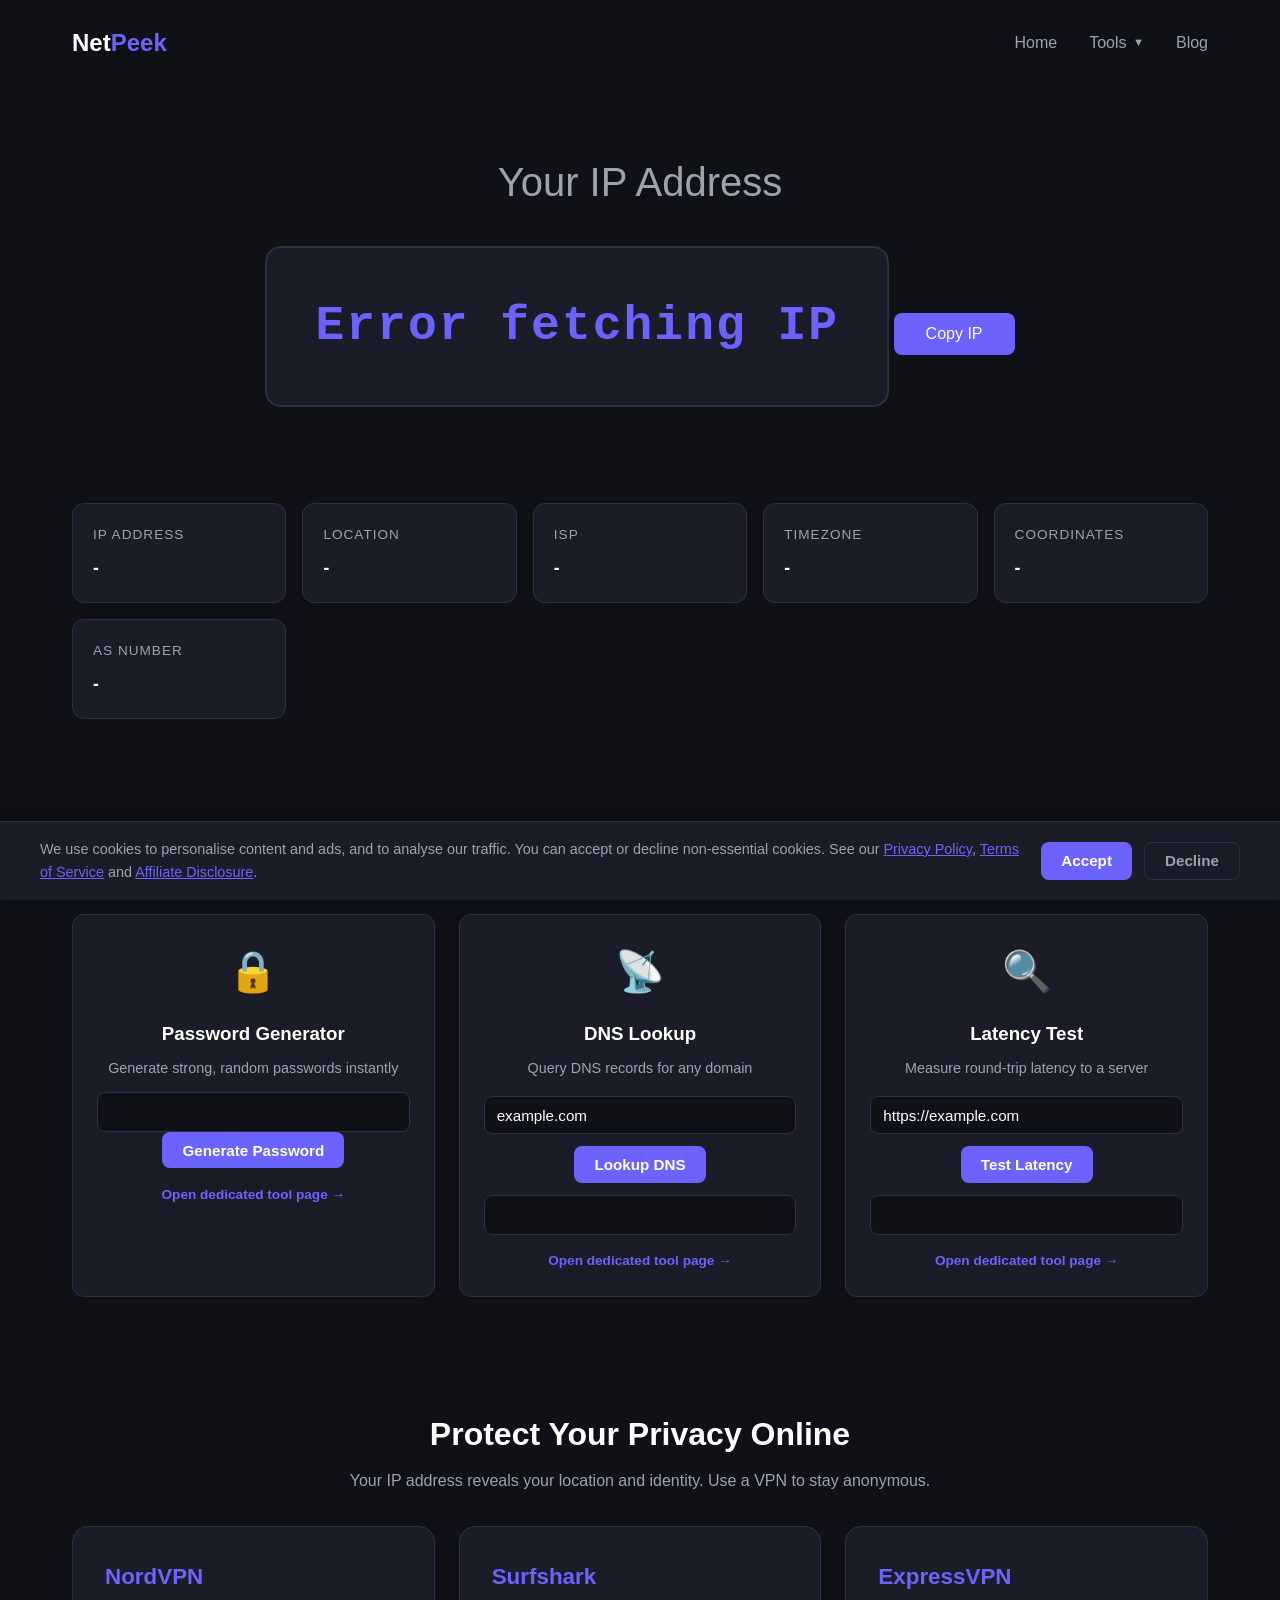
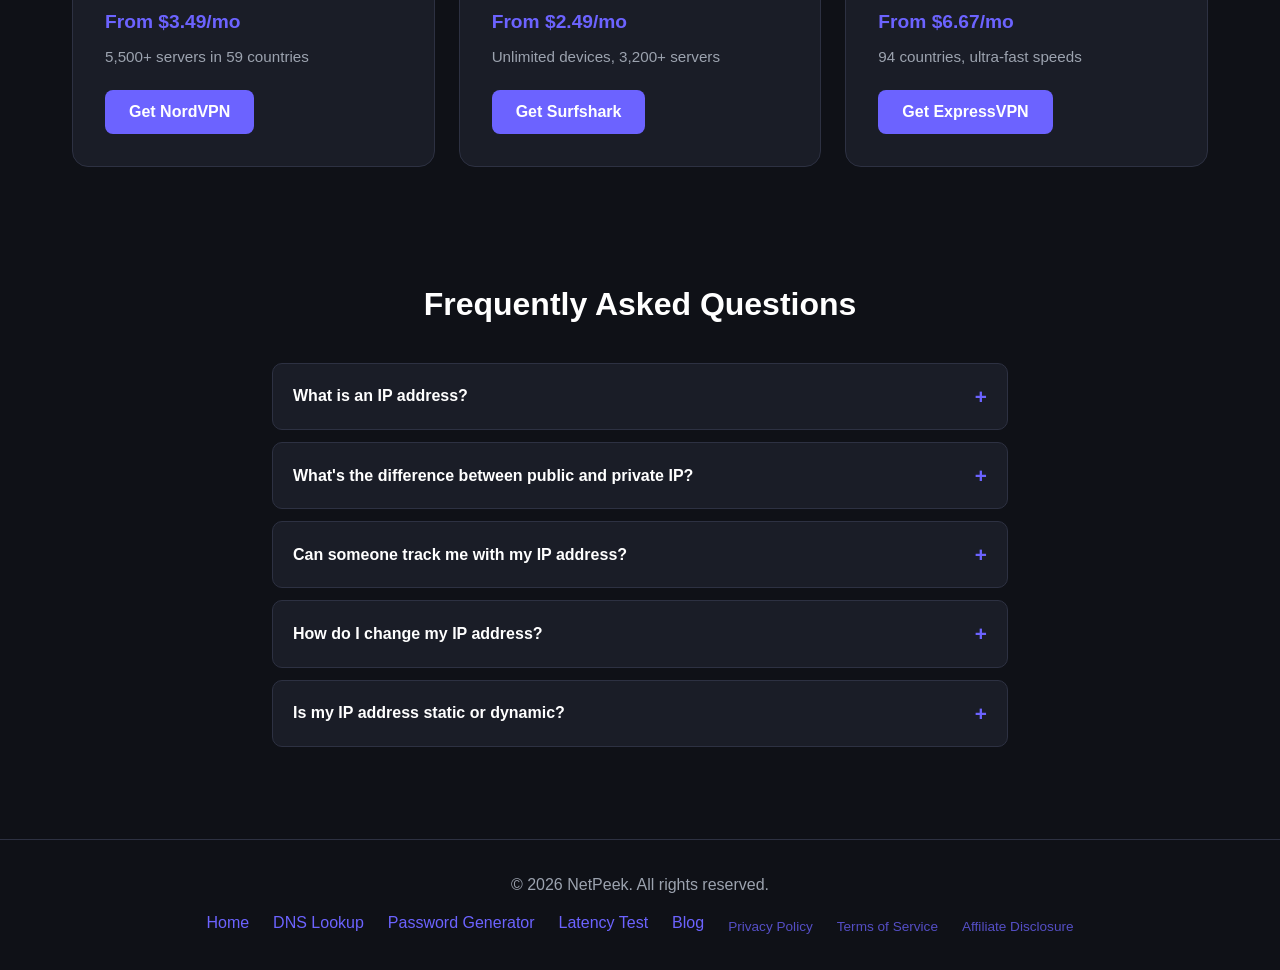
<file: index.html>
<!DOCTYPE html>
<html lang="en">
<head>
    <meta charset="UTF-8">
    <meta name="viewport" content="width=device-width, initial-scale=1.0">
    <link rel="icon" href="./favicon.svg" type="image/svg+xml">

    <!-- Primary SEO -->
    <title>What Is My IP Address — Free IP Lookup Tool | NetPeek</title>
    <meta name="description" content="Instantly discover your public IP address, location, ISP, timezone, and network details with NetPeek. Free, fast, no signup required.">
    <link rel="canonical" href="https://netpeek.pp.ua/">
    <meta name="impact-site-verification" value="a43b426b-34f8-4695-a357-7e26925074cf">
    <meta name="robots" content="index, follow, max-snippet:-1, max-image-preview:large">

    <!-- Open Graph -->
    <meta property="og:title" content="What Is My IP Address — Free IP Lookup Tool | NetPeek">
    <meta property="og:description" content="Instantly discover your public IP address, location, ISP, timezone, and network details. Free, fast, no signup.">
    <meta property="og:url" content="https://netpeek.pp.ua/">
    <meta property="og:type" content="website">
    <meta property="og:site_name" content="NetPeek">
    <meta property="og:image" content="https://netpeek.pp.ua/og-image.png">

    <!-- Twitter/X Card -->
    <meta name="twitter:card" content="summary_large_image">
    <meta name="twitter:title" content="What Is My IP Address — Free IP Lookup Tool | NetPeek">
    <meta name="twitter:description" content="Instantly discover your public IP address, location, ISP, and network details. Free, fast, no signup.">
    <meta name="twitter:image" content="https://netpeek.pp.ua/og-image.png">

    <!-- Performance: Preconnect to IP API providers -->
    <link rel="preconnect" href="https://api.ipify.org" crossorigin>
    <link rel="preconnect" href="https://ipwho.is" crossorigin>
    <link rel="preconnect" href="https://dns.google" crossorigin>

    <!-- Structured Data -->
    <script type="application/ld+json">
    {
        "@context": "https://schema.org",
        "@type": "WebApplication",
        "name": "NetPeek — What Is My IP Address",
        "url": "https://netpeek.pp.ua/",
        "description": "Instantly discover your public IP address, location, ISP, timezone, and network details. Free, fast, no signup required.",
        "applicationCategory": "UtilitiesApplication",
        "operatingSystem": "Web",
        "offers": {
            "@type": "Offer",
            "price": "0",
            "priceCurrency": "USD"
        },
        "featureList": [
            "Public IP address detection",
            "Geolocation lookup",
            "ISP and network details",
            "Timezone and coordinates",
            "AS number information",
            "DNS lookup",
            "Password generator",
            "Latency test"
        ]
    }
    </script>

    <!-- FAQ Structured Data -->
    <script type="application/ld+json">
    {
        "@context": "https://schema.org",
        "@type": "FAQPage",
        "mainEntity": [
            {
                "@type": "Question",
                "name": "What is an IP address?",
                "acceptedAnswer": {
                    "@type": "Answer",
                    "text": "An IP (Internet Protocol) address is a unique numerical label assigned to every device connected to a network. It serves two main functions: identifying the host or network interface, and providing the location of the device in the network. Think of it as your digital home address."
                }
            },
            {
                "@type": "Question",
                "name": "What's the difference between public and private IP?",
                "acceptedAnswer": {
                    "@type": "Answer",
                    "text": "A public IP address is assigned by your ISP and is visible to the entire internet. A private IP address is used within your local network (home, office) and is not directly accessible from the outside. This tool shows your public IP."
                }
            },
            {
                "@type": "Question",
                "name": "Can someone track me with my IP address?",
                "acceptedAnswer": {
                    "@type": "Answer",
                    "text": "Your IP address can reveal your approximate location (city/region), your ISP, and some connection details. While it doesn't expose your exact name or address, it can be used to approximate your location. Using a VPN hides your real IP from websites and trackers."
                }
            },
            {
                "@type": "Question",
                "name": "How do I change my IP address?",
                "acceptedAnswer": {
                    "@type": "Answer",
                    "text": "You can change your IP by: restarting your router (dynamic IP), using a VPN service, connecting through a proxy, or contacting your ISP to request a new static IP. The easiest method is using a VPN, which also encrypts your traffic."
                }
            },
            {
                "@type": "Question",
                "name": "Is my IP address static or dynamic?",
                "acceptedAnswer": {
                    "@type": "Answer",
                    "text": "Most residential connections use dynamic IP addresses, meaning your ISP periodically assigns a new one. Static IPs remain constant and are typically used for servers or business connections. You can check by restarting your router and comparing the new IP with your current one."
                }
            }
        ]
    }
    </script>

    <link rel="stylesheet" href="style.css">

    <!-- Google AdSense -->
    <meta name="google-adsense-account" content="ca-pub-5983443345513035">
</head>
<body>
    <header>
        <nav aria-label="Primary navigation">
            <a href="/" class="logo" aria-label="NetPeek — Home">Net<span>Peek</span></a>
            <ul>
                <li><a href="/">Home</a></li>
                <li class="nav-item">
                    <a href="#" aria-haspopup="true" aria-label="Tools menu">Tools <span class="caret">&#9660;</span></a>
                    <div class="dropdown">
                        <a href="/dns-lookup">DNS Lookup</a>
                        <a href="/password-generator">Password Generator</a>
                        <a href="/latency-test">Latency Test</a>
                    </div>
                </li>
                <li><a href="/blog">Blog</a></li>
            </ul>
        </nav>
    </header>

    <main id="main-content">
        <article>
        <section class="hero">
            <h1>Your IP Address</h1>
            <div class="ip-display" id="ip-display">
                <div class="spinner" id="spinner"></div>
                <span class="ip-address" id="ip-address"></span>
            </div>
            <button class="copy-btn" id="copy-btn" onclick="copyIP()">Copy IP</button>
        </section>

        <section class="ip-info">
            <div class="info-grid">
                <div class="info-card">
                    <span class="label">IP Address</span>
                    <span class="value" id="info-ip">-</span>
                </div>
                <div class="info-card">
                    <span class="label">Location</span>
                    <span class="value" id="info-location">-</span>
                </div>
                <div class="info-card">
                    <span class="label">ISP</span>
                    <span class="value" id="info-isp">-</span>
                </div>
                <div class="info-card">
                    <span class="label">Timezone</span>
                    <span class="value" id="info-timezone">-</span>
                </div>
                <div class="info-card">
                    <span class="label">Coordinates</span>
                    <span class="value" id="info-coords">-</span>
                </div>
                <div class="info-card">
                    <span class="label">AS Number</span>
                    <span class="value" id="info-as">-</span>
                </div>
            </div>
        </section>

        <!-- ADDITIONAL TOOLS -->
        <section class="tools-section" id="tools">
            <h2>Free Network Tools</h2>
            <div class="tools-grid">
                <div class="tool-card">
                    <div class="tool-icon">&#128274;</div>
                    <h3>Password Generator</h3>
                    <p>Generate strong, random passwords instantly</p>
                    <div class="tool-output" id="password-output"></div>
                    <button class="tool-btn" id="password-btn" onclick="generateAndShowPassword()">Generate Password</button>
                    <p class="tool-more"><a href="/password-generator">Open dedicated tool page →</a></p>
                </div>
                <div class="tool-card">
                    <div class="tool-icon">&#128225;</div>
                    <h3>DNS Lookup</h3>
                    <p>Query DNS records for any domain</p>
                    <input type="text" id="dns-domain" class="tool-input" placeholder="example.com" value="example.com">
                    <button class="tool-btn" id="dns-btn" onclick="performDNSLookup()">Lookup DNS</button>
                    <div id="dns-results" class="tool-output"></div>
                    <p class="tool-more"><a href="/dns-lookup">Open dedicated tool page →</a></p>
                </div>
                <div class="tool-card">
                    <div class="tool-icon">&#128269;</div>
                    <h3>Latency Test</h3>
                    <p>Measure round-trip latency to a server</p>
                    <input type="text" id="latency-url" class="tool-input" placeholder="https://example.com" value="https://example.com">
                    <button class="tool-btn" id="latency-btn" onclick="testLatency()">Test Latency</button>
                    <div id="latency-results" class="tool-output"></div>
                    <p class="tool-more"><a href="/latency-test">Open dedicated tool page →</a></p>
                </div>
            </div>
        </section>

        <!-- VPN AFFILIATE SECTION
             AFFILIATE LINKS: after impact.com approval, replace the placeholder
             tracking IDs below with the real tracking links generated from your
             impact.com account. See STATUS.md "Monetization Setup". -->
        <section class="vpn-section">
            <h2>Protect Your Privacy Online</h2>
            <p>Your IP address reveals your location and identity. Use a VPN to stay anonymous.</p>
            <div class="vpn-grid">
                <a href="https://go.nordvpn.net/aff_c?offer_id=15&aff_id=XXXXX" class="vpn-card" target="_blank" rel="noopener noreferrer sponsored" data-affiliate="nordvpn">
                    <h3>NordVPN</h3>
                    <p class="vpn-price">From $3.49/mo</p>
                    <p class="vpn-feature">5,500+ servers in 59 countries</p>
                    <span class="vpn-cta">Get NordVPN</span>
                </a>
                <a href="https://refer.surfshark.com/XXXXX" class="vpn-card" target="_blank" rel="noopener noreferrer sponsored" data-affiliate="surfshark">
                    <h3>Surfshark</h3>
                    <p class="vpn-price">From $2.49/mo</p>
                    <p class="vpn-feature">Unlimited devices, 3,200+ servers</p>
                    <span class="vpn-cta">Get Surfshark</span>
                </a>
                <a href="https://www.expressvpn.com/go/XXXXX" class="vpn-card" target="_blank" rel="noopener noreferrer sponsored" data-affiliate="expressvpn">
                    <h3>ExpressVPN</h3>
                    <p class="vpn-price">From $6.67/mo</p>
                    <p class="vpn-feature">94 countries, ultra-fast speeds</p>
                    <span class="vpn-cta">Get ExpressVPN</span>
                </a>
            </div>
        </section>

        <!-- FAQ / SEO CONTENT -->
        <section class="faq-section" id="about">
            <h2>Frequently Asked Questions</h2>
            <div class="faq-list">
                <details>
                    <summary>What is an IP address?</summary>
                    <p>An IP (Internet Protocol) address is a unique numerical label assigned to every device connected to a network. It serves two main functions: identifying the host or network interface, and providing the location of the device in the network. Think of it as your digital home address.</p>
                </details>
                <details>
                    <summary>What's the difference between public and private IP?</summary>
                    <p>A <strong>public IP address</strong> is assigned by your ISP and is visible to the entire internet. A <strong>private IP address</strong> is used within your local network (home, office) and is not directly accessible from the outside. This tool shows your public IP.</p>
                </details>
                <details>
                    <summary>Can someone track me with my IP address?</summary>
                    <p>Your IP address can reveal your approximate location (city/region), your ISP, and some connection details. While it doesn't expose your exact name or address, it can be used to approximate your location. Using a VPN hides your real IP from websites and trackers.</p>
                </details>
                <details>
                    <summary>How do I change my IP address?</summary>
                    <p>You can change your IP by: restarting your router (dynamic IP), using a VPN service, connecting through a proxy, or contacting your ISP to request a new static IP. The easiest method is using a VPN, which also encrypts your traffic.</p>
                </details>
                <details>
                    <summary>Is my IP address static or dynamic?</summary>
                    <p>Most residential connections use dynamic IP addresses, meaning your ISP periodically assigns a new one. Static IPs remain constant and are typically used for servers or business connections. You can check by restarting your router and comparing the new IP with your current one.</p>
                </details>
            </div>
        </section>
        </article>
    </main>

    <footer>
        <p>&copy; 2026 NetPeek. All rights reserved.</p>
        <div class="footer-links">
            <a href="/">Home</a>
            <a href="/dns-lookup">DNS Lookup</a>
            <a href="/password-generator">Password Generator</a>
            <a href="/latency-test">Latency Test</a>
            <a href="/blog">Blog</a>
                <div class="footer-links footer-legal">
            <a href="/privacy">Privacy Policy</a>
            <a href="/terms">Terms of Service</a>
            <a href="/affiliate-disclosure">Affiliate Disclosure</a>
            </div>
        </div>
    </footer>

    <script defer src="script.js"></script>
    <div id="cookie-banner" class="cookie-banner" role="dialog" aria-label="Cookie consent">
        <div class="cookie-banner-inner">
            <p>We use cookies to personalise content and ads, and to analyse our traffic. You can accept or decline non-essential cookies. See our <a href="/privacy">Privacy Policy</a>, <a href="/terms">Terms of Service</a> and <a href="/affiliate-disclosure">Affiliate Disclosure</a>.</p>
            <div class="cookie-actions">
                <button id="cookie-accept" class="tool-btn">Accept</button>
                <button id="cookie-decline" class="tool-btn cookie-decline">Decline</button>
            </div>
        </div>
    </div>

</body>
</html>
</file>
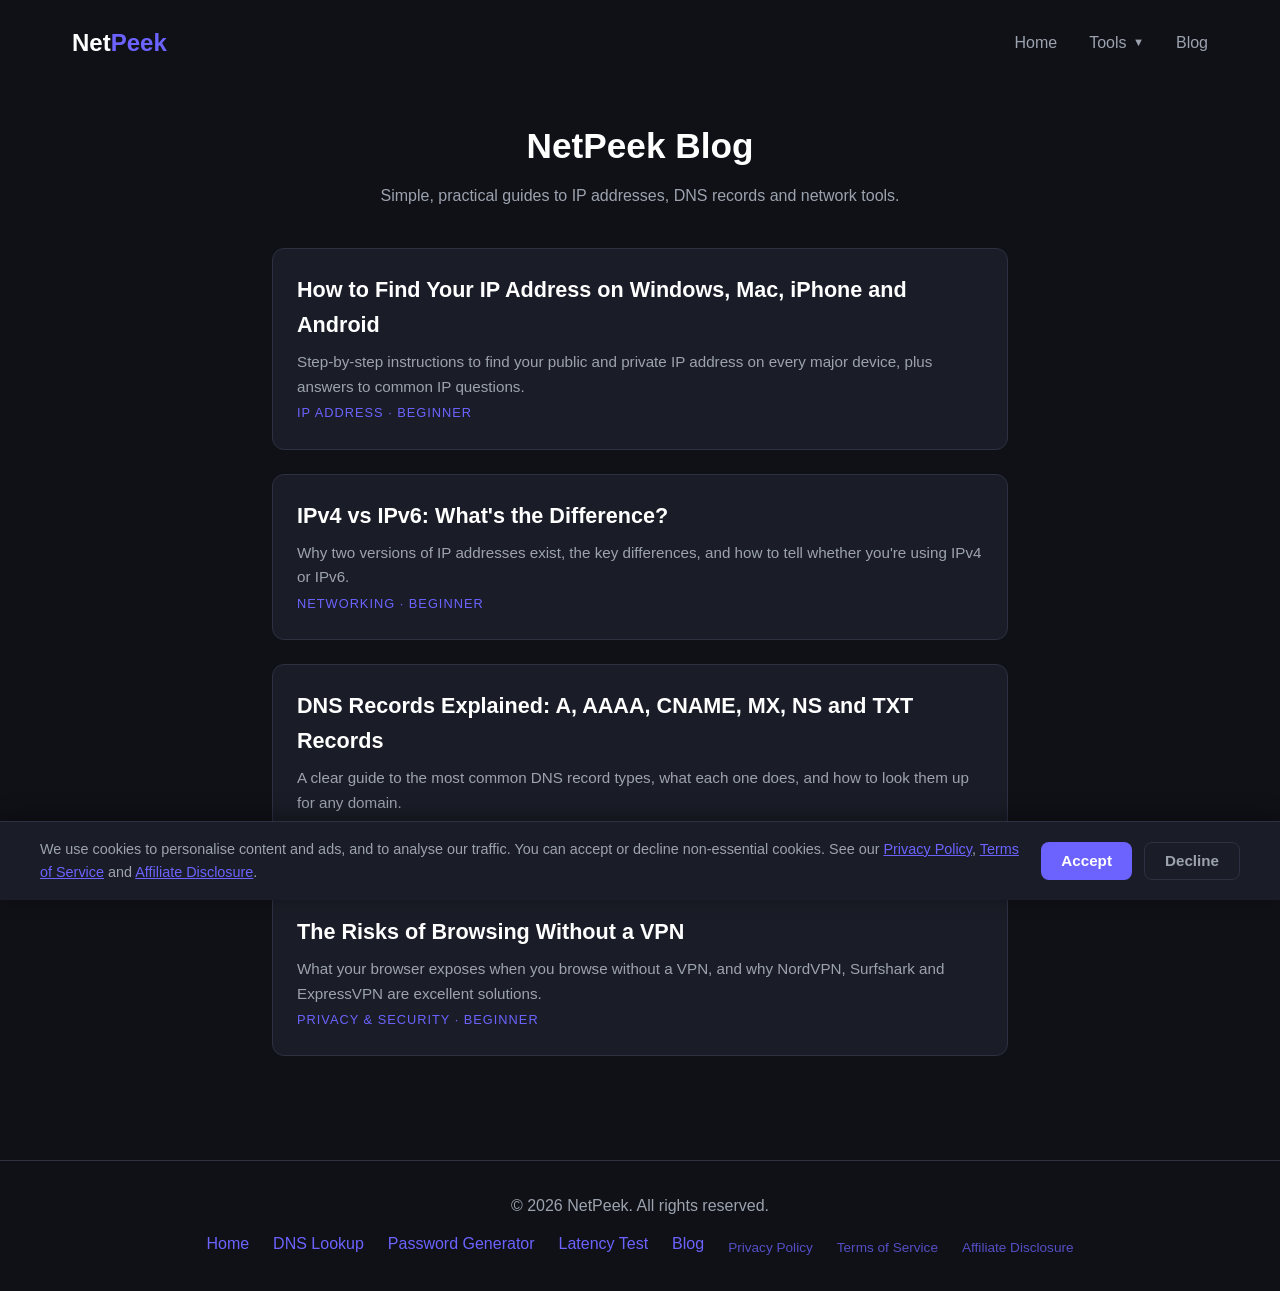
<file: blog/index.html>
<!DOCTYPE html>
<html lang="en">
<head>
    <meta name="google-adsense-account" content="ca-pub-5983443345513035">
    <meta charset="UTF-8">
    <meta name="viewport" content="width=device-width, initial-scale=1.0">
    <link rel="icon" href="../favicon.svg" type="image/svg+xml">

    <!-- Primary SEO -->
    <title>NetPeek Blog — IP Address, DNS and Network Guides</title>
    <meta name="description" content="Learn about IP addresses, DNS records, and network tools with NetPeek's simple, practical guides. Walkthroughs for Windows, Mac, iPhone and Android.">
    <link rel="canonical" href="https://netpeek.pp.ua/blog">
    <meta name="impact-site-verification" value="a43b426b-34f8-4695-a357-7e26925074cf">
    <meta name="robots" content="index, follow">

    <!-- Open Graph -->
    <meta property="og:title" content="NetPeek Blog — IP Address, DNS and Network Guides">
    <meta property="og:description" content="Simple, practical guides to IP addresses, DNS records and network tools.">
    <meta property="og:url" content="https://netpeek.pp.ua/blog">
    <meta property="og:type" content="website">
    <meta property="og:site_name" content="NetPeek">
    <meta property="og:image" content="https://netpeek.pp.ua/og-image.png">

    <!-- Twitter/X Card -->
    <meta name="twitter:card" content="summary_large_image">
    <meta name="twitter:title" content="NetPeek Blog — IP Address, DNS and Network Guides">
    <meta name="twitter:description" content="Simple, practical guides to IP addresses, DNS records and network tools.">
    <meta name="twitter:image" content="https://netpeek.pp.ua/og-image.png">

    <link rel="stylesheet" href="../style.css">
</head>
<body>
    <header>
        <nav aria-label="Primary navigation">
            <a href="/" class="logo" aria-label="NetPeek — Home">Net<span>Peek</span></a>
            <ul>
                <li><a href="/">Home</a></li>
                <li class="nav-item">
                    <a href="#" aria-haspopup="true" aria-label="Tools menu">Tools <span class="caret">&#9660;</span></a>
                    <div class="dropdown">
                        <a href="/dns-lookup">DNS Lookup</a>
                        <a href="/password-generator">Password Generator</a>
                        <a href="/latency-test">Latency Test</a>
                    </div>
                </li>
                <li><a href="/blog" aria-current="page">Blog</a></li>
            </ul>
        </nav>
    </header>

    <main id="main-content">
        <div class="blog-list">
            <h1>NetPeek Blog</h1>
            <p class="blog-intro">Simple, practical guides to IP addresses, DNS records and network tools.</p>

            <a class="blog-card" href="/blog/how-to-find-ip-address">
                <h2>How to Find Your IP Address on Windows, Mac, iPhone and Android</h2>
                <p>Step-by-step instructions to find your public and private IP address on every major device, plus answers to common IP questions.</p>
                <span class="blog-meta">IP Address · Beginner</span>
            </a>

            <a class="blog-card" href="/blog/ipv4-vs-ipv6">
                <h2>IPv4 vs IPv6: What's the Difference?</h2>
                <p>Why two versions of IP addresses exist, the key differences, and how to tell whether you're using IPv4 or IPv6.</p>
                <span class="blog-meta">Networking · Beginner</span>
            </a>

            <a class="blog-card" href="/blog/dns-records-explained">
                <h2>DNS Records Explained: A, AAAA, CNAME, MX, NS and TXT Records</h2>
                <p>A clear guide to the most common DNS record types, what each one does, and how to look them up for any domain.</p>
                <span class="blog-meta">DNS · Intermediate</span>
            </a>

            <a class="blog-card" href="/blog/why-you-need-a-vpn">
                <h2>The Risks of Browsing Without a VPN</h2>
                <p>What your browser exposes when you browse without a VPN, and why NordVPN, Surfshark and ExpressVPN are excellent solutions.</p>
                <span class="blog-meta">Privacy &amp; Security · Beginner</span>
            </a>
        </div>
    </main>

    <footer>
        <p>&copy; 2026 NetPeek. All rights reserved.</p>
        <div class="footer-links">
            <a href="/">Home</a>
            <a href="/dns-lookup">DNS Lookup</a>
            <a href="/password-generator">Password Generator</a>
            <a href="/latency-test">Latency Test</a>
            <a href="/blog">Blog</a>
                <div class="footer-links footer-legal">
            <a href="/privacy">Privacy Policy</a>
            <a href="/terms">Terms of Service</a>
            <a href="/affiliate-disclosure">Affiliate Disclosure</a>
            </div>
        </div>
    </footer>

    <script defer src="../script.js"></script>
    <div id="cookie-banner" class="cookie-banner" role="dialog" aria-label="Cookie consent">
        <div class="cookie-banner-inner">
            <p>We use cookies to personalise content and ads, and to analyse our traffic. You can accept or decline non-essential cookies. See our <a href="/privacy">Privacy Policy</a>, <a href="/terms">Terms of Service</a> and <a href="/affiliate-disclosure">Affiliate Disclosure</a>.</p>
            <div class="cookie-actions">
                <button id="cookie-accept" class="tool-btn">Accept</button>
                <button id="cookie-decline" class="tool-btn cookie-decline">Decline</button>
            </div>
        </div>
    </div>

</body>
</html>
</file>
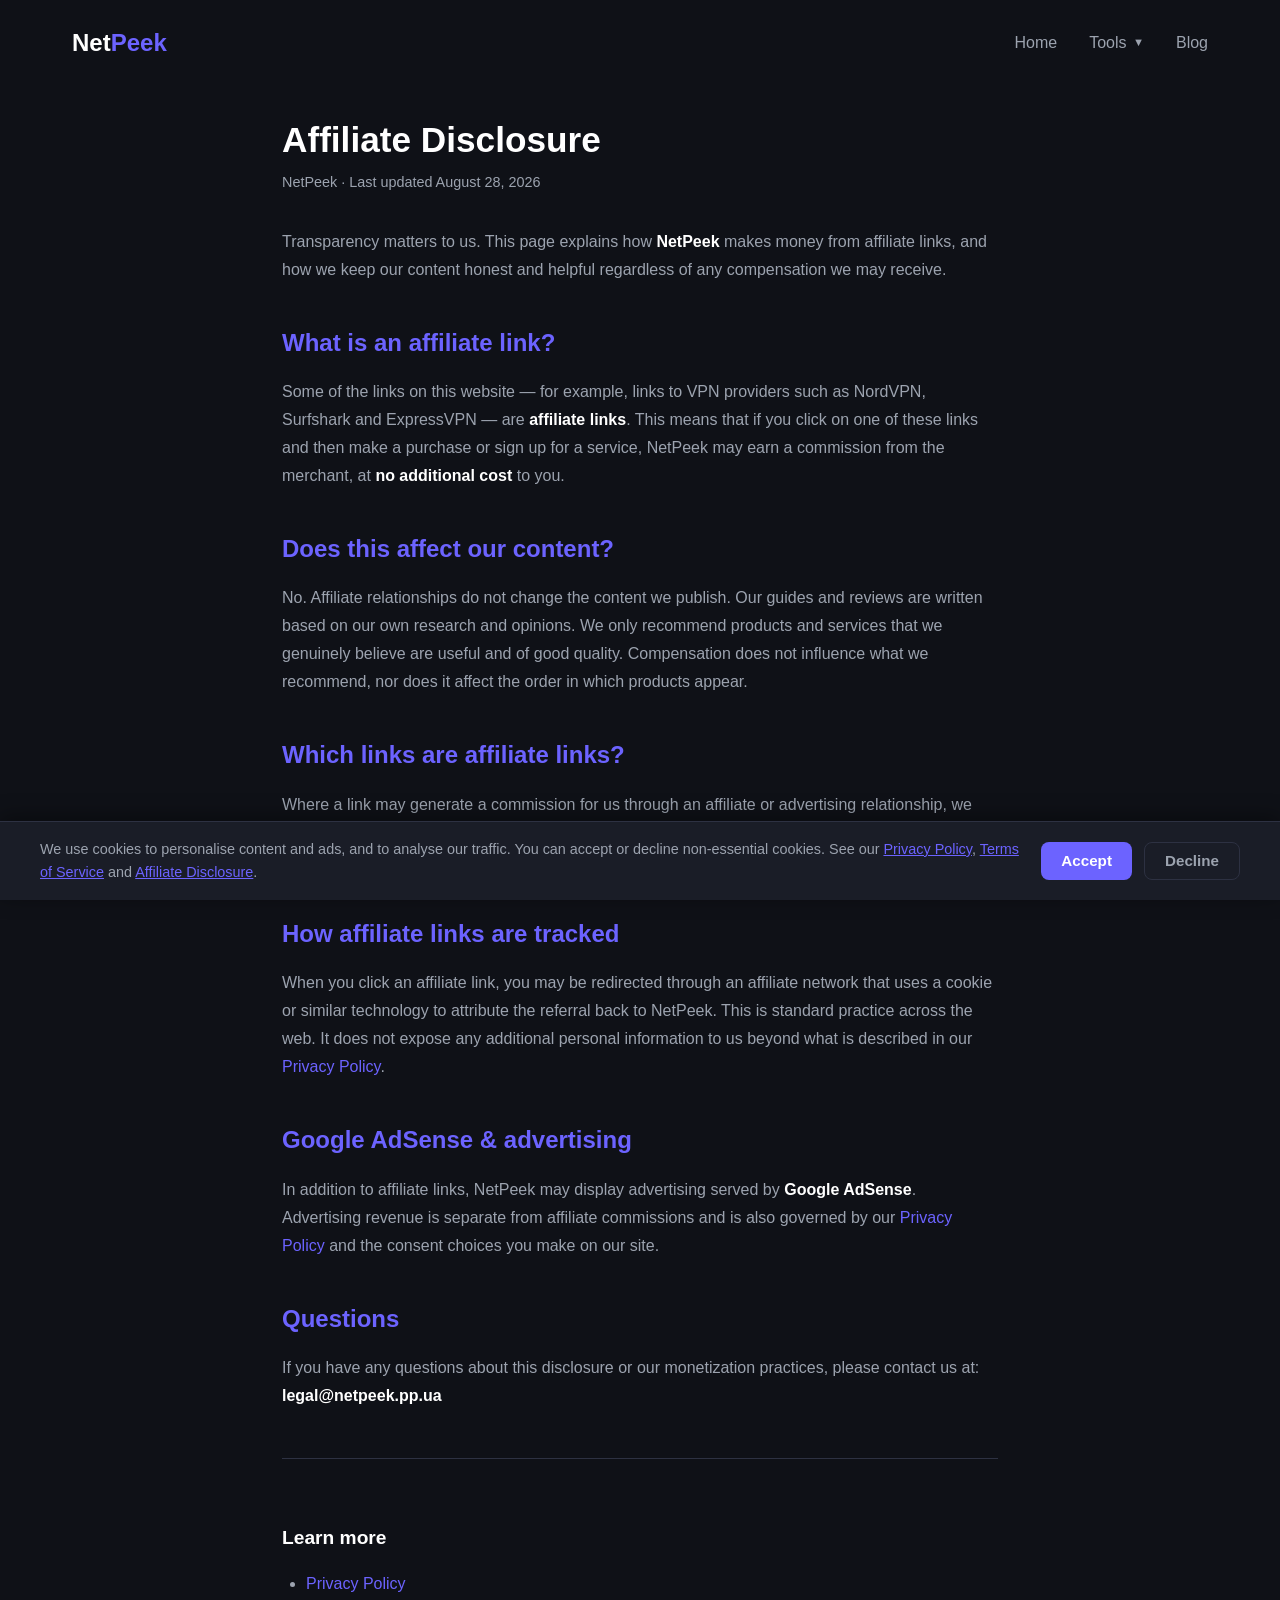
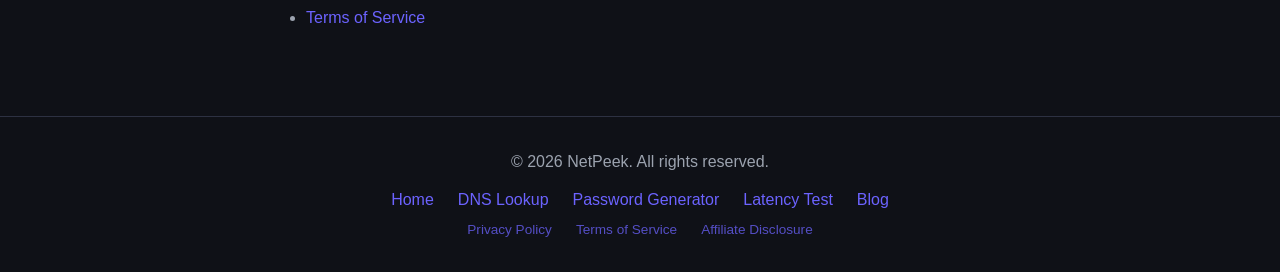
<file: affiliate-disclosure.html>
<!DOCTYPE html>
<html lang="en">
<head>
    <meta charset="UTF-8">
    <meta name="viewport" content="width=device-width, initial-scale=1.0">
    <link rel="icon" href="./favicon.svg" type="image/svg+xml">

    <!-- Primary SEO -->
    <title>Affiliate Disclosure — NetPeek</title>
    <meta name="description" content="NetPeek may earn a commission from some links on this site. This page explains how affiliate links work and how we keep our content honest and independent.">
    <link rel="canonical" href="https://netpeek.pp.ua/affiliate-disclosure">
    <meta name="impact-site-verification" value="a43b426b-34f8-4695-a357-7e26925074cf">
    <meta name="robots" content="index, follow">

    <!-- Open Graph -->
    <meta property="og:title" content="Affiliate Disclosure — NetPeek">
    <meta property="og:description" content="How affiliate links on NetPeek work, and how we keep our content honest and independent.">
    <meta property="og:url" content="https://netpeek.pp.ua/affiliate-disclosure">
    <meta property="og:type" content="website">
    <meta property="og:site_name" content="NetPeek">
    <meta property="og:image" content="https://netpeek.pp.ua/og-image.png">

    <!-- Twitter/X Card -->
    <meta name="twitter:card" content="summary_large_image">
    <meta name="twitter:title" content="Affiliate Disclosure — NetPeek">
    <meta name="twitter:description" content="How affiliate links on NetPeek work, and how we keep our content honest and independent.">
    <meta name="twitter:image" content="https://netpeek.pp.ua/og-image.png">

    <link rel="stylesheet" href="style.css">
</head>
<body>
    <header>
        <nav aria-label="Primary navigation">
            <a href="/" class="logo" aria-label="NetPeek — Home">Net<span>Peek</span></a>
            <ul>
                <li><a href="/">Home</a></li>
                <li class="nav-item">
                    <a href="#" aria-haspopup="true" aria-label="Tools menu">Tools <span class="caret">&#9660;</span></a>
                    <div class="dropdown">
                        <a href="/dns-lookup">DNS Lookup</a>
                        <a href="/password-generator">Password Generator</a>
                        <a href="/latency-test">Latency Test</a>
                    </div>
                </li>
                <li><a href="/blog">Blog</a></li>
            </ul>
        </nav>
    </header>

    <main id="main-content">
        <article class="article">
            <h1>Affiliate Disclosure</h1>
            <p class="article-meta">NetPeek · Last updated August 28, 2026</p>

            <p>Transparency matters to us. This page explains how <strong>NetPeek</strong> makes money from affiliate links, and how we keep our content honest and helpful regardless of any compensation we may receive.</p>

            <h2>What is an affiliate link?</h2>
            <p>Some of the links on this website — for example, links to VPN providers such as NordVPN, Surfshark and ExpressVPN — are <strong>affiliate links</strong>. This means that if you click on one of these links and then make a purchase or sign up for a service, NetPeek may earn a commission from the merchant, at <strong>no additional cost</strong> to you.</p>

            <h2>Does this affect our content?</h2>
            <p>No. Affiliate relationships do not change the content we publish. Our guides and reviews are written based on our own research and opinions. We only recommend products and services that we genuinely believe are useful and of good quality. Compensation does not influence what we recommend, nor does it affect the order in which products appear.</p>

            <h2>Which links are affiliate links?</h2>
            <p>Where a link may generate a commission for us through an affiliate or advertising relationship, we make reasonable efforts to label it as such (for example, with "sponsored" attributes or an inline disclosure) so you can make an informed choice. Clicking an affiliate link is always optional.</p>

            <h2>How affiliate links are tracked</h2>
            <p>When you click an affiliate link, you may be redirected through an affiliate network that uses a cookie or similar technology to attribute the referral back to NetPeek. This is standard practice across the web. It does not expose any additional personal information to us beyond what is described in our <a href="/privacy">Privacy Policy</a>.</p>

            <h2>Google AdSense &amp; advertising</h2>
            <p>In addition to affiliate links, NetPeek may display advertising served by <strong>Google AdSense</strong>. Advertising revenue is separate from affiliate commissions and is also governed by our <a href="/privacy">Privacy Policy</a> and the consent choices you make on our site.</p>

            <h2>Questions</h2>
            <p>If you have any questions about this disclosure or our monetization practices, please contact us at: <strong>legal@netpeek.pp.ua</strong></p>

            <div class="other-articles">
                <h2>Learn more</h2>
                <ul>
                    <li><a href="/privacy">Privacy Policy</a></li>
                    <li><a href="/terms">Terms of Service</a></li>
                </ul>
            </div>
        </article>
    </main>

    <footer>
        <p>&copy; 2026 NetPeek. All rights reserved.</p>
        <div class="footer-links">
            <a href="/">Home</a>
            <a href="/dns-lookup">DNS Lookup</a>
            <a href="/password-generator">Password Generator</a>
            <a href="/latency-test">Latency Test</a>
            <a href="/blog">Blog</a>
        </div>
        <div class="footer-links footer-legal">
            <a href="/privacy">Privacy Policy</a>
            <a href="/terms">Terms of Service</a>
            <a href="/affiliate-disclosure">Affiliate Disclosure</a>
        </div>
    </footer>

    <script defer src="script.js"></script>
    <div id="cookie-banner" class="cookie-banner" role="dialog" aria-label="Cookie consent">
        <div class="cookie-banner-inner">
            <p>We use cookies to personalise content and ads, and to analyse our traffic. You can accept or decline non-essential cookies. See our <a href="/privacy">Privacy Policy</a>, <a href="/terms">Terms of Service</a> and <a href="/affiliate-disclosure">Affiliate Disclosure</a>.</p>
            <div class="cookie-actions">
                <button id="cookie-accept" class="tool-btn">Accept</button>
                <button id="cookie-decline" class="tool-btn cookie-decline">Decline</button>
            </div>
        </div>
    </div>

</body>
</html>
</file>
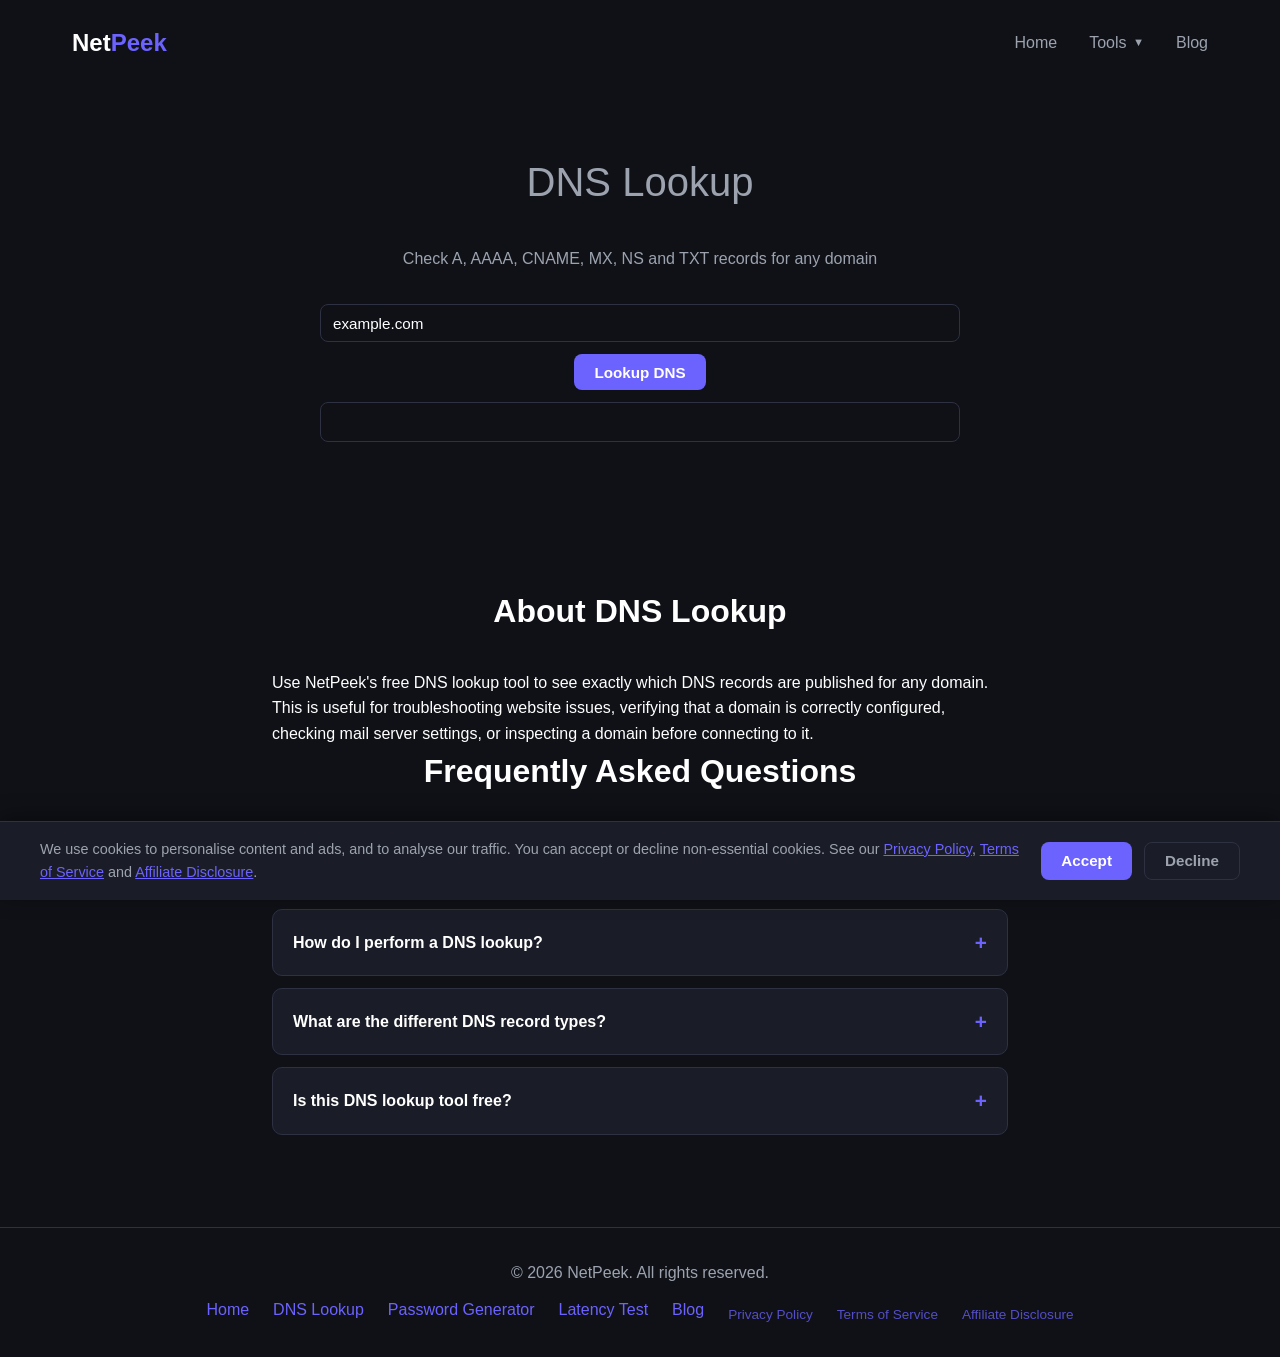
<file: dns-lookup.html>
<!DOCTYPE html>
<html lang="en">
<head>
    <meta name="google-adsense-account" content="ca-pub-5983443345513035">
    <meta charset="UTF-8">
    <meta name="viewport" content="width=device-width, initial-scale=1.0">
    <link rel="icon" href="./favicon.svg" type="image/svg+xml">

    <!-- Primary SEO -->
    <title>Free DNS Lookup Tool — Check A, AAAA, MX, NS, TXT Records | NetPeek</title>
    <meta name="description" content="Free DNS lookup tool. Check A, AAAA, CNAME, MX, NS and TXT records for any domain instantly. Fast, private, powered by Google DNS-over-HTTPS.">
    <link rel="canonical" href="https://netpeek.pp.ua/dns-lookup">
    <meta name="impact-site-verification" value="a43b426b-34f8-4695-a357-7e26925074cf">
    <meta name="robots" content="index, follow, max-snippet:-1, max-image-preview:large">

    <!-- Open Graph -->
    <meta property="og:title" content="Free DNS Lookup Tool — Check A, AAAA, MX, NS, TXT Records | NetPeek">
    <meta property="og:description" content="Free DNS lookup tool. Check A, AAAA, CNAME, MX, NS and TXT records for any domain instantly. Fast, private, powered by Google DNS-over-HTTPS.">
    <meta property="og:url" content="https://netpeek.pp.ua/dns-lookup">
    <meta property="og:type" content="website">
    <meta property="og:site_name" content="NetPeek">
    <meta property="og:image" content="https://netpeek.pp.ua/og-image.png">

    <!-- Twitter/X Card -->
    <meta name="twitter:card" content="summary_large_image">
    <meta name="twitter:title" content="Free DNS Lookup Tool — Check A, AAAA, MX, NS, TXT Records | NetPeek">
    <meta name="twitter:description" content="Free DNS lookup tool. Check A, AAAA, CNAME, MX, NS and TXT records for any domain instantly.">
    <meta name="twitter:image" content="https://netpeek.pp.ua/og-image.png">

    <!-- Performance -->
    <link rel="preconnect" href="https://dns.google" crossorigin>

    <!-- Structured Data -->
    <script type="application/ld+json">
    {
        "@context": "https://schema.org",
        "@type": "WebApplication",
        "name": "NetPeek — Free DNS Lookup Tool",
        "url": "https://netpeek.pp.ua/dns-lookup",
        "description": "Free DNS lookup tool to check A, AAAA, CNAME, MX, NS and TXT records for any domain, powered by Google DNS-over-HTTPS.",
        "applicationCategory": "UtilitiesApplication",
        "operatingSystem": "Web",
        "offers": {
            "@type": "Offer",
            "price": "0",
            "priceCurrency": "USD"
        },
        "featureList": [
            "A and AAAA record lookup",
            "CNAME, MX, NS and TXT lookup",
            "Powered by Google DNS-over-HTTPS",
            "No signup required"
        ]
    }
    </script>

    <!-- FAQ Structured Data -->
    <script type="application/ld+json">
    {
        "@context": "https://schema.org",
        "@type": "FAQPage",
        "mainEntity": [
            {
                "@type": "Question",
                "name": "What is a DNS lookup?",
                "acceptedAnswer": {
                    "@type": "Answer",
                    "text": "A DNS lookup translates a human-readable domain name (like example.com) into the machine-readable records that point to its servers. A DNS lookup tool queries the Domain Name System and returns the DNS records associated with a domain, such as A, AAAA, CNAME, MX, NS and TXT records."
                }
            },
            {
                "@type": "Question",
                "name": "How do I perform a DNS lookup?",
                "acceptedAnswer": {
                    "@type": "Answer",
                    "text": "Enter any domain name in the tool above and click Lookup DNS. NetPeek queries Google DNS-over-HTTPS and instantly returns all A, AAAA, CNAME, MX, NS and TXT records for that domain, with no signup required."
                }
            },
            {
                "@type": "Question",
                "name": "What are the different DNS record types?",
                "acceptedAnswer": {
                    "@type": "Answer",
                    "text": "A records map a domain to an IPv4 address, AAAA records map to IPv6, CNAME records alias one domain to another, MX records define mail servers, NS records specify authoritative name servers, and TXT records hold arbitrary text such as SPF or verification strings."
                }
            },
            {
                "@type": "Question",
                "name": "Is this DNS lookup tool free?",
                "acceptedAnswer": {
                    "@type": "Answer",
                    "text": "Yes. NetPeek's DNS lookup tool is completely free to use, with no signup, no account and no limits. It queries public Google DNS-over-HTTPS servers to return results instantly."
                }
            }
        ]
    }
    </script>

    <link rel="stylesheet" href="style.css">
</head>
<body>
    <header>
        <nav aria-label="Primary navigation">
            <a href="/" class="logo" aria-label="NetPeek — Home">Net<span>Peek</span></a>
            <ul>
                <li><a href="/">Home</a></li>
                <li class="nav-item">
                    <a href="#" aria-haspopup="true" aria-label="Tools menu">Tools <span class="caret">&#9660;</span></a>
                    <div class="dropdown">
                        <a href="/dns-lookup" aria-current="page">DNS Lookup</a>
                        <a href="/password-generator">Password Generator</a>
                        <a href="/latency-test">Latency Test</a>
                    </div>
                </li>
                <li><a href="/blog">Blog</a></li>
            </ul>
        </nav>
    </header>

    <main id="main-content">
        <article>
        <section class="hero">
            <h1>DNS Lookup</h1>
            <p>Check A, AAAA, CNAME, MX, NS and TXT records for any domain</p>
            <div class="dns-tool">
                <input type="text" id="dns-domain" class="tool-input" placeholder="Enter a domain (e.g. example.com)" value="example.com">
                <button class="tool-btn" id="dns-btn" onclick="performDNSLookup()">Lookup DNS</button>
                <div id="dns-results" class="tool-output"></div>
            </div>
        </section>

        <section class="faq-section" id="about">
            <h2>About DNS Lookup</h2>
            <p>Use NetPeek's free DNS lookup tool to see exactly which DNS records are published for any domain. This is useful for troubleshooting website issues, verifying that a domain is correctly configured, checking mail server settings, or inspecting a domain before connecting to it.</p>

            <h2>Frequently Asked Questions</h2>
            <div class="faq-list">
                <details>
                    <summary>What is a DNS lookup?</summary>
                    <p>A DNS lookup translates a human-readable domain name into the records that point to its servers. This tool queries the Domain Name System and returns the DNS records associated with any domain, including A, AAAA, CNAME, MX, NS and TXT records.</p>
                </details>
                <details>
                    <summary>How do I perform a DNS lookup?</summary>
                    <p>Enter any domain name in the field above and click Lookup DNS. NetPeek instantly returns all A, AAAA, CNAME, MX, NS and TXT records for that domain, powered by Google DNS-over-HTTPS. No signup required.</p>
                </details>
                <details>
                    <summary>What are the different DNS record types?</summary>
                    <p>A records map a domain to an IPv4 address, AAAA records map to IPv6, CNAME records alias one domain to another, MX records define mail servers, NS records specify authoritative name servers, and TXT records hold arbitrary text such as SPF or verification strings.</p>
                </details>
                <details>
                    <summary>Is this DNS lookup tool free?</summary>
                    <p>Yes. NetPeek's DNS lookup tool is completely free, with no signup, no account and no limits. It queries public Google DNS-over-HTTPS servers to return results instantly.</p>
                </details>
            </div>
        </section>
        </article>
    </main>

    <footer>
        <p>&copy; 2026 NetPeek. All rights reserved.</p>
        <div class="footer-links">
            <a href="/">Home</a>
            <a href="/dns-lookup">DNS Lookup</a>
            <a href="/password-generator">Password Generator</a>
            <a href="/latency-test">Latency Test</a>
            <a href="/blog">Blog</a>
                <div class="footer-links footer-legal">
            <a href="/privacy">Privacy Policy</a>
            <a href="/terms">Terms of Service</a>
            <a href="/affiliate-disclosure">Affiliate Disclosure</a>
            </div>
        </div>
    </footer>

    <script defer src="script.js"></script>
    <div id="cookie-banner" class="cookie-banner" role="dialog" aria-label="Cookie consent">
        <div class="cookie-banner-inner">
            <p>We use cookies to personalise content and ads, and to analyse our traffic. You can accept or decline non-essential cookies. See our <a href="/privacy">Privacy Policy</a>, <a href="/terms">Terms of Service</a> and <a href="/affiliate-disclosure">Affiliate Disclosure</a>.</p>
            <div class="cookie-actions">
                <button id="cookie-accept" class="tool-btn">Accept</button>
                <button id="cookie-decline" class="tool-btn cookie-decline">Decline</button>
            </div>
        </div>
    </div>

</body>
</html>
</file>
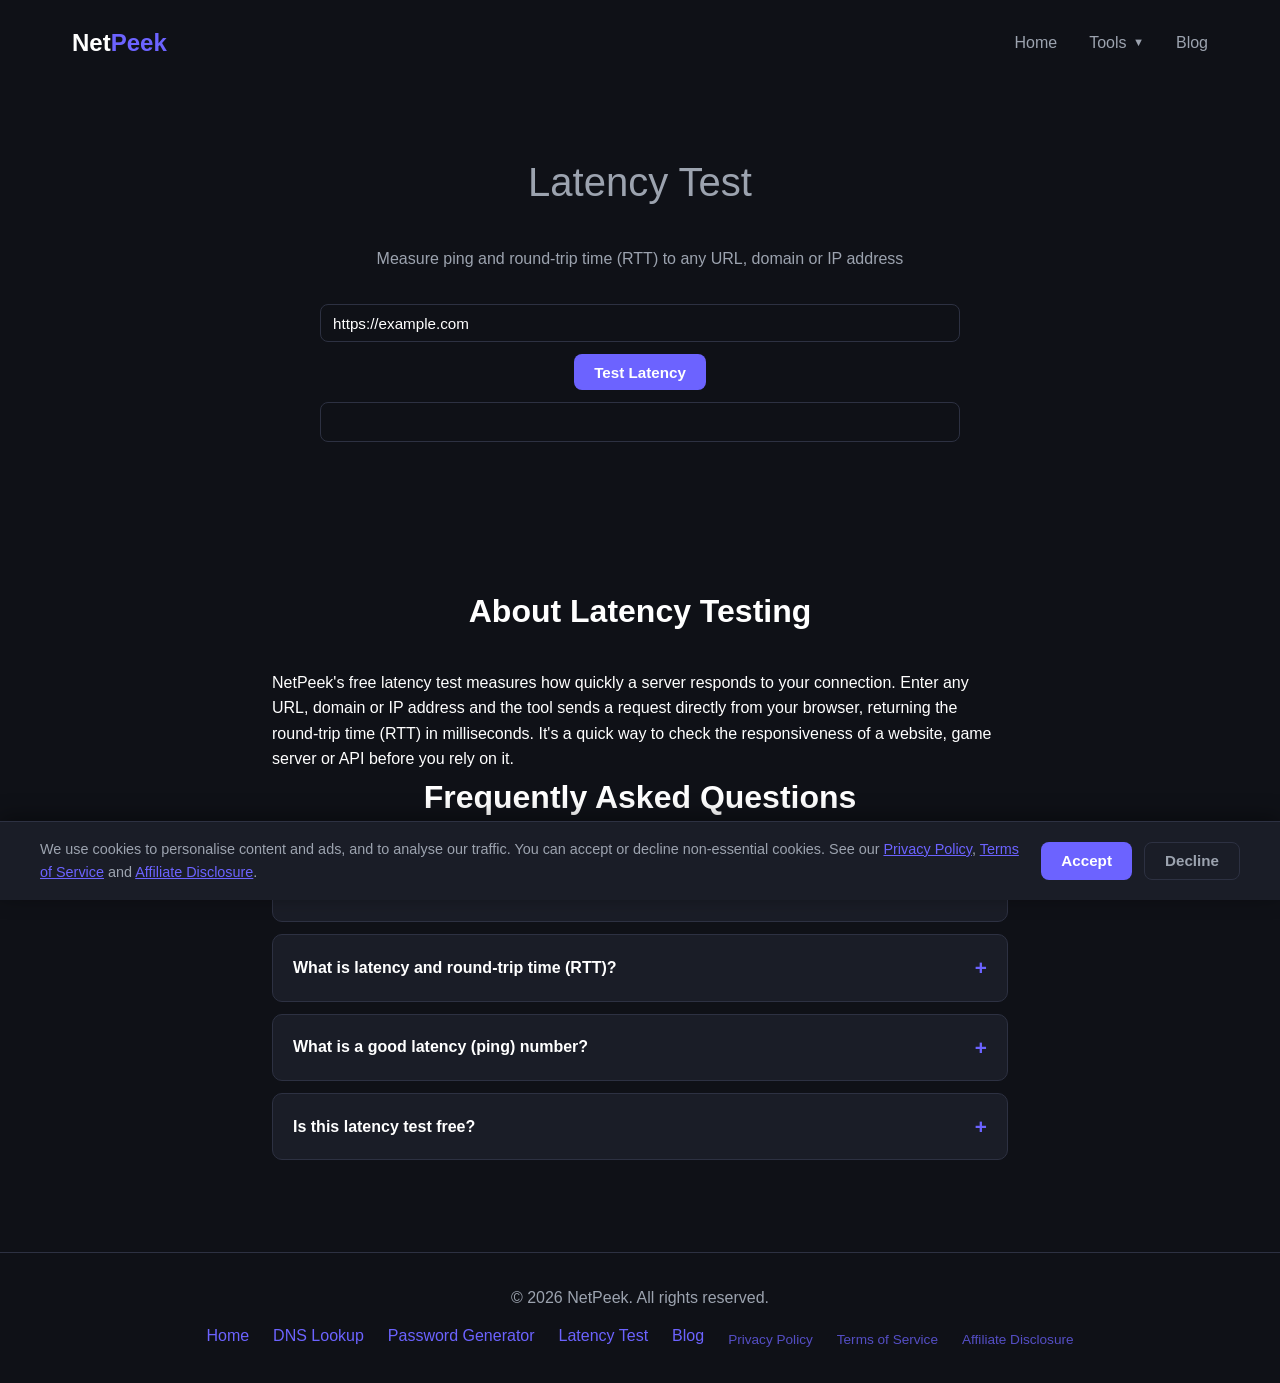
<file: latency-test.html>
<!DOCTYPE html>
<html lang="en">
<head>
    <meta name="google-adsense-account" content="ca-pub-5983443345513035">
    <meta charset="UTF-8">
    <meta name="viewport" content="width=device-width, initial-scale=1.0">
    <link rel="icon" href="./favicon.svg" type="image/svg+xml">

    <!-- Primary SEO -->
    <title>Free Latency Test — Check Ping / Round-Trip Time to Any Server | NetPeek</title>
    <meta name="description" content="Free latency test tool. Measure ping and round-trip time (RTT) to any URL or IP address instantly from your browser. Check server response speed in one click.">
    <link rel="canonical" href="https://netpeek.pp.ua/latency-test">
    <meta name="impact-site-verification" value="a43b426b-34f8-4695-a357-7e26925074cf">
    <meta name="robots" content="index, follow, max-snippet:-1, max-image-preview:large">

    <!-- Open Graph -->
    <meta property="og:title" content="Free Latency Test — Check Ping / Round-Trip Time to Any Server | NetPeek">
    <meta property="og:description" content="Measure ping and round-trip time (RTT) to any URL or IP address instantly from your browser.">
    <meta property="og:url" content="https://netpeek.pp.ua/latency-test">
    <meta property="og:type" content="website">
    <meta property="og:site_name" content="NetPeek">
    <meta property="og:image" content="https://netpeek.pp.ua/og-image.png">

    <!-- Twitter/X Card -->
    <meta name="twitter:card" content="summary_large_image">
    <meta name="twitter:title" content="Free Latency Test — Check Ping / Round-Trip Time to Any Server | NetPeek">
    <meta name="twitter:description" content="Measure ping and round-trip time (RTT) to any URL or IP address instantly.">
    <meta name="twitter:image" content="https://netpeek.pp.ua/og-image.png">

    <!-- Performance -->
    <link rel="preconnect" href="https://dns.google" crossorigin>

    <!-- Structured Data -->
    <script type="application/ld+json">
    {
        "@context": "https://schema.org",
        "@type": "WebApplication",
        "name": "NetPeek — Free Latency Test",
        "url": "https://netpeek.pp.ua/latency-test",
        "description": "Free latency test tool to measure ping and round-trip time (RTT) to any URL or IP address directly from your browser, with no signup.",
        "applicationCategory": "UtilitiesApplication",
        "operatingSystem": "Web",
        "offers": {
            "@type": "Offer",
            "price": "0",
            "priceCurrency": "USD"
        },
        "featureList": [
            "Instant round-trip time (RTT) measurement",
            "Test any URL, domain or IP address",
            "Runs directly in your browser",
            "No signup required"
        ]
    }
    </script>

    <!-- FAQ Structured Data -->
    <script type="application/ld+json">
    {
        "@context": "https://schema.org",
        "@type": "FAQPage",
        "mainEntity": [
            {
                "@type": "Question",
                "name": "How do I test latency to a server?",
                "acceptedAnswer": {
                    "@type": "Answer",
                    "text": "Enter any URL, domain or IP address in the field above and click Test Latency. NetPeek sends a request to that server directly from your browser and measures the round-trip time (RTT) in milliseconds."
                }
            },
            {
                "@type": "Question",
                "name": "What is latency and round-trip time (RTT)?",
                "acceptedAnswer": {
                    "@type": "Answer",
                    "text": "Latency is the time it takes for data to travel from your device to a server and back, called the round-trip time (RTT). It's measured in milliseconds (ms) and is a key indicator of connection responsiveness, especially for gaming, video calls and live streaming."
                }
            },
            {
                "@type": "Question",
                "name": "What is a good latency (ping) number?",
                "acceptedAnswer": {
                    "@type": "Answer",
                    "text": "Generally, a ping under 20ms is excellent, 20-50ms is good, 50-100ms is average, and anything above 150ms can cause noticeable lag for gaming or video calls. Lower is always better."
                }
            },
            {
                "@type": "Question",
                "name": "Is this latency test free?",
                "acceptedAnswer": {
                    "@type": "Answer",
                    "text": "Yes. NetPeek's latency test is completely free, requires no signup or account, and runs directly in your browser with no limits."
                }
            }
        ]
    }
    </script>

    <link rel="stylesheet" href="style.css">
</head>
<body>
    <header>
        <nav aria-label="Primary navigation">
            <a href="/" class="logo" aria-label="NetPeek — Home">Net<span>Peek</span></a>
            <ul>
                <li><a href="/">Home</a></li>
                <li class="nav-item">
                    <a href="#" aria-haspopup="true" aria-label="Tools menu">Tools <span class="caret">&#9660;</span></a>
                    <div class="dropdown">
                        <a href="/dns-lookup">DNS Lookup</a>
                        <a href="/password-generator">Password Generator</a>
                        <a href="/latency-test" aria-current="page">Latency Test</a>
                    </div>
                </li>
                <li><a href="/blog">Blog</a></li>
            </ul>
        </nav>
    </header>

    <main id="main-content">
        <article>
        <section class="hero">
            <h1>Latency Test</h1>
            <p>Measure ping and round-trip time (RTT) to any URL, domain or IP address</p>
            <div class="latency-tool">
                <input type="text" id="latency-url" class="tool-input" placeholder="https://example.com" value="https://example.com">
                <button class="tool-btn" id="latency-btn" onclick="testLatency()">Test Latency</button>
                <div id="latency-results" class="tool-output"></div>
            </div>
        </section>

        <section class="faq-section" id="about">
            <h2>About Latency Testing</h2>
            <p>NetPeek's free latency test measures how quickly a server responds to your connection. Enter any URL, domain or IP address and the tool sends a request directly from your browser, returning the round-trip time (RTT) in milliseconds. It's a quick way to check the responsiveness of a website, game server or API before you rely on it.</p>

            <h2>Frequently Asked Questions</h2>
            <div class="faq-list">
                <details>
                    <summary>How do I test latency to a server?</summary>
                    <p>Enter any URL, domain or IP address in the field above and click Test Latency. NetPeek sends a request to that server directly from your browser and measures the round-trip time (RTT) in milliseconds.</p>
                </details>
                <details>
                    <summary>What is latency and round-trip time (RTT)?</summary>
                    <p>Latency is the time it takes for data to travel from your device to a server and back, called the round-trip time (RTT). It's measured in milliseconds (ms) and is a key indicator of connection responsiveness, especially for gaming, video calls and live streaming.</p>
                </details>
                <details>
                    <summary>What is a good latency (ping) number?</summary>
                    <p>Generally, a ping under 20ms is excellent, 20-50ms is good, 50-100ms is average, and anything above 150ms can cause noticeable lag for gaming or video calls. Lower is always better.</p>
                </details>
                <details>
                    <summary>Is this latency test free?</summary>
                    <p>Yes. NetPeek's latency test is completely free, requires no signup or account, and runs directly in your browser with no limits.</p>
                </details>
            </div>
        </section>
        </article>
    </main>

    <footer>
        <p>&copy; 2026 NetPeek. All rights reserved.</p>
        <div class="footer-links">
            <a href="/">Home</a>
            <a href="/dns-lookup">DNS Lookup</a>
            <a href="/password-generator">Password Generator</a>
            <a href="/latency-test">Latency Test</a>
            <a href="/blog">Blog</a>
                <div class="footer-links footer-legal">
            <a href="/privacy">Privacy Policy</a>
            <a href="/terms">Terms of Service</a>
            <a href="/affiliate-disclosure">Affiliate Disclosure</a>
            </div>
        </div>
    </footer>

    <script defer src="script.js"></script>
    <div id="cookie-banner" class="cookie-banner" role="dialog" aria-label="Cookie consent">
        <div class="cookie-banner-inner">
            <p>We use cookies to personalise content and ads, and to analyse our traffic. You can accept or decline non-essential cookies. See our <a href="/privacy">Privacy Policy</a>, <a href="/terms">Terms of Service</a> and <a href="/affiliate-disclosure">Affiliate Disclosure</a>.</p>
            <div class="cookie-actions">
                <button id="cookie-accept" class="tool-btn">Accept</button>
                <button id="cookie-decline" class="tool-btn cookie-decline">Decline</button>
            </div>
        </div>
    </div>

</body>
</html>
</file>
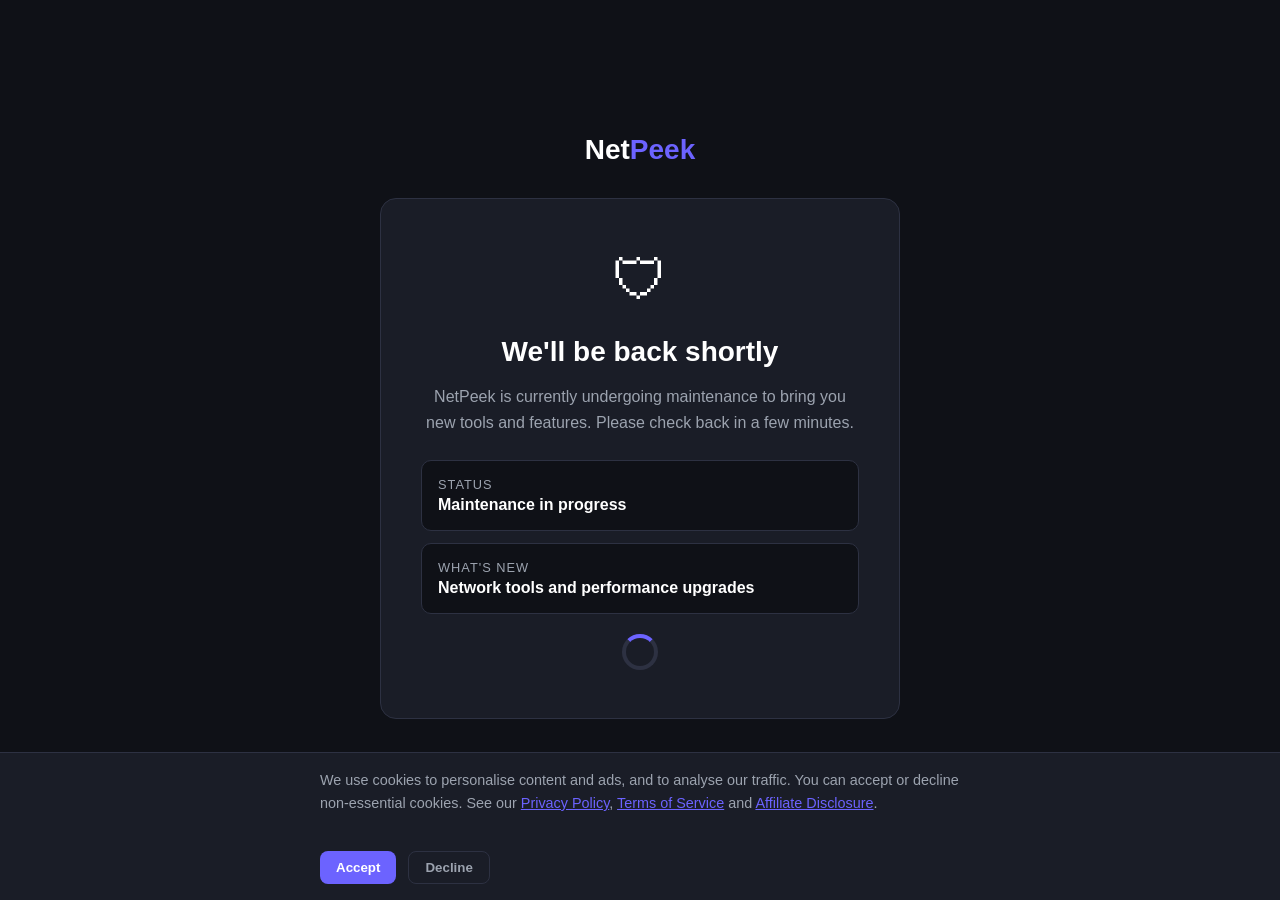
<file: maintenance.html>
<!DOCTYPE html>
<html lang="en">
<head>
    <meta name="google-adsense-account" content="ca-pub-5983443345513035">
    <meta charset="UTF-8">
    <meta name="viewport" content="width=device-width, initial-scale=1.0">
    <link rel="icon" href="./favicon.svg" type="image/svg+xml">

    <title>NetPeek — Maintenance</title>
    <meta name="description" content="NetPeek is undergoing maintenance. We'll be back shortly.">
    <link rel="canonical" href="https://netpeek.pp.ua">
    <meta name="impact-site-verification" value="a43b426b-34f8-4695-a357-7e26925074cf">
    <meta name="robots" content="noindex, nofollow">

    <link rel="preconnect" href="https://fonts.googleapis.com">
    <link rel="preconnect" href="https://fonts.gstatic.com" crossorigin>

    <style>
        * { margin: 0; padding: 0; box-sizing: border-box; }
        :root {
            --bg-primary: #0f1117;
            --bg-secondary: #1a1d27;
            --border: #2d3142;
            --accent: #6c63ff;
            --text-primary: #ffffff;
            --text-secondary: #9ca3af;
        }
        body {
            font-family: -apple-system, BlinkMacSystemFont, 'Segoe UI', Roboto, sans-serif;
            background: var(--bg-primary);
            color: var(--text-primary);
            min-height: 100vh;
            display: flex;
            flex-direction: column;
            align-items: center;
            justify-content: center;
            text-align: center;
            padding: 2rem;
        }
        .logo {
            font-size: 1.75rem;
            font-weight: 700;
            color: var(--text-primary);
            margin-bottom: 2rem;
        }
        .logo span { color: var(--accent); }
        .card {
            background: var(--bg-secondary);
            border: 1px solid var(--border);
            border-radius: 16px;
            padding: 3rem 2.5rem;
            max-width: 520px;
            width: 100%;
        }
        .maintenance-icon {
            font-size: 3.5rem;
            margin-bottom: 1.5rem;
        }
        h1 {
            font-size: 1.75rem;
            margin-bottom: 1rem;
        }
        p {
            color: var(--text-secondary);
            line-height: 1.6;
            margin-bottom: 1.5rem;
        }
        .status-row {
            display: flex;
            flex-direction: column;
            gap: 0.75rem;
        }
        .status-item {
            background: var(--bg-primary);
            border: 1px solid var(--border);
            border-radius: 10px;
            padding: 1rem;
            text-align: left;
        }
        .status-item .label {
            font-size: 0.8rem;
            color: var(--text-secondary);
            text-transform: uppercase;
            letter-spacing: 1px;
            display: block;
            margin-bottom: 0.25rem;
        }
        .status-item .value {
            font-weight: 600;
        }
        .spinner {
            width: 36px;
            height: 36px;
            border: 4px solid var(--border);
            border-top-color: var(--accent);
            border-radius: 50%;
            margin: 1.25rem auto 0;
            animation: spin 0.8s linear infinite;
        }
        @keyframes spin { to { transform: rotate(360deg); } }

        .cookie-banner {
            position: fixed; bottom: 0; left: 0; right: 0; z-index: 1000;
            background: var(--bg-secondary); border-top: 1px solid var(--border);
            padding: 1rem 1.5rem; display: none; font-size: 0.9rem;
        }
        .cookie-banner.visible { display: block; }
        .cookie-banner-inner {
            max-width: 640px; margin: 0 auto; display: flex;
            flex-direction: column; gap: 0.75rem; text-align: left;
        }
        .cookie-banner a { color: var(--accent); }
        .cookie-actions { display: flex; gap: 0.75rem; }
        .cookie-actions .tool-btn {
            padding: 0.5rem 1rem; background: var(--accent); color: #fff;
            border: none; border-radius: 8px; cursor: pointer; font-weight: 600;
        }
        .cookie-actions .cookie-decline {
            background: transparent; color: var(--text-secondary); border: 1px solid var(--border);
        }
        .cookie-actions .cookie-decline:hover { background: var(--bg-primary); color: #fff; }
        .legal-footer {
            margin-top: 2rem;
            display: flex;
            gap: 1.25rem;
            justify-content: center;
            flex-wrap: wrap;
            font-size: 0.85rem;
            opacity: 0.8;
        }
        .legal-footer a { color: var(--accent); text-decoration: none; }
        .legal-footer a:hover { text-decoration: underline; }
    </style>
</head>
<body>
    <header class="logo" aria-label="NetPeek">Net<span>Peek</span></header>

    <main class="card">
        <div class="maintenance-icon" aria-hidden="true">&#128737;</div>
        <h1>We'll be back shortly</h1>
        <p>NetPeek is currently undergoing maintenance to bring you new tools and features. Please check back in a few minutes.</p>
        <div class="status-row">
            <div class="status-item">
                <span class="label">Status</span>
                <span class="value">Maintenance in progress</span>
            </div>
            <div class="status-item">
                <span class="label">What's new</span>
                <span class="value">Network tools and performance upgrades</span>
            </div>
        </div>
        <div class="spinner" aria-hidden="true"></div>
    </main>
    <footer class="legal-footer">
        <a href="/privacy">Privacy Policy</a>
        <a href="/terms">Terms of Service</a>
        <a href="/affiliate-disclosure">Affiliate Disclosure</a>
    </footer>
    <div id="cookie-banner" class="cookie-banner" role="dialog" aria-label="Cookie consent">
        <div class="cookie-banner-inner">
            <p>We use cookies to personalise content and ads, and to analyse our traffic. You can accept or decline non-essential cookies. See our <a href="/privacy">Privacy Policy</a>, <a href="/terms">Terms of Service</a> and <a href="/affiliate-disclosure">Affiliate Disclosure</a>.</p>
            <div class="cookie-actions">
                <button id="cookie-accept" class="tool-btn">Accept</button>
                <button id="cookie-decline" class="tool-btn cookie-decline">Decline</button>
            </div>
        </div>
    </div>

    <script defer src="script.js"></script>
</body>
</html>
</file>
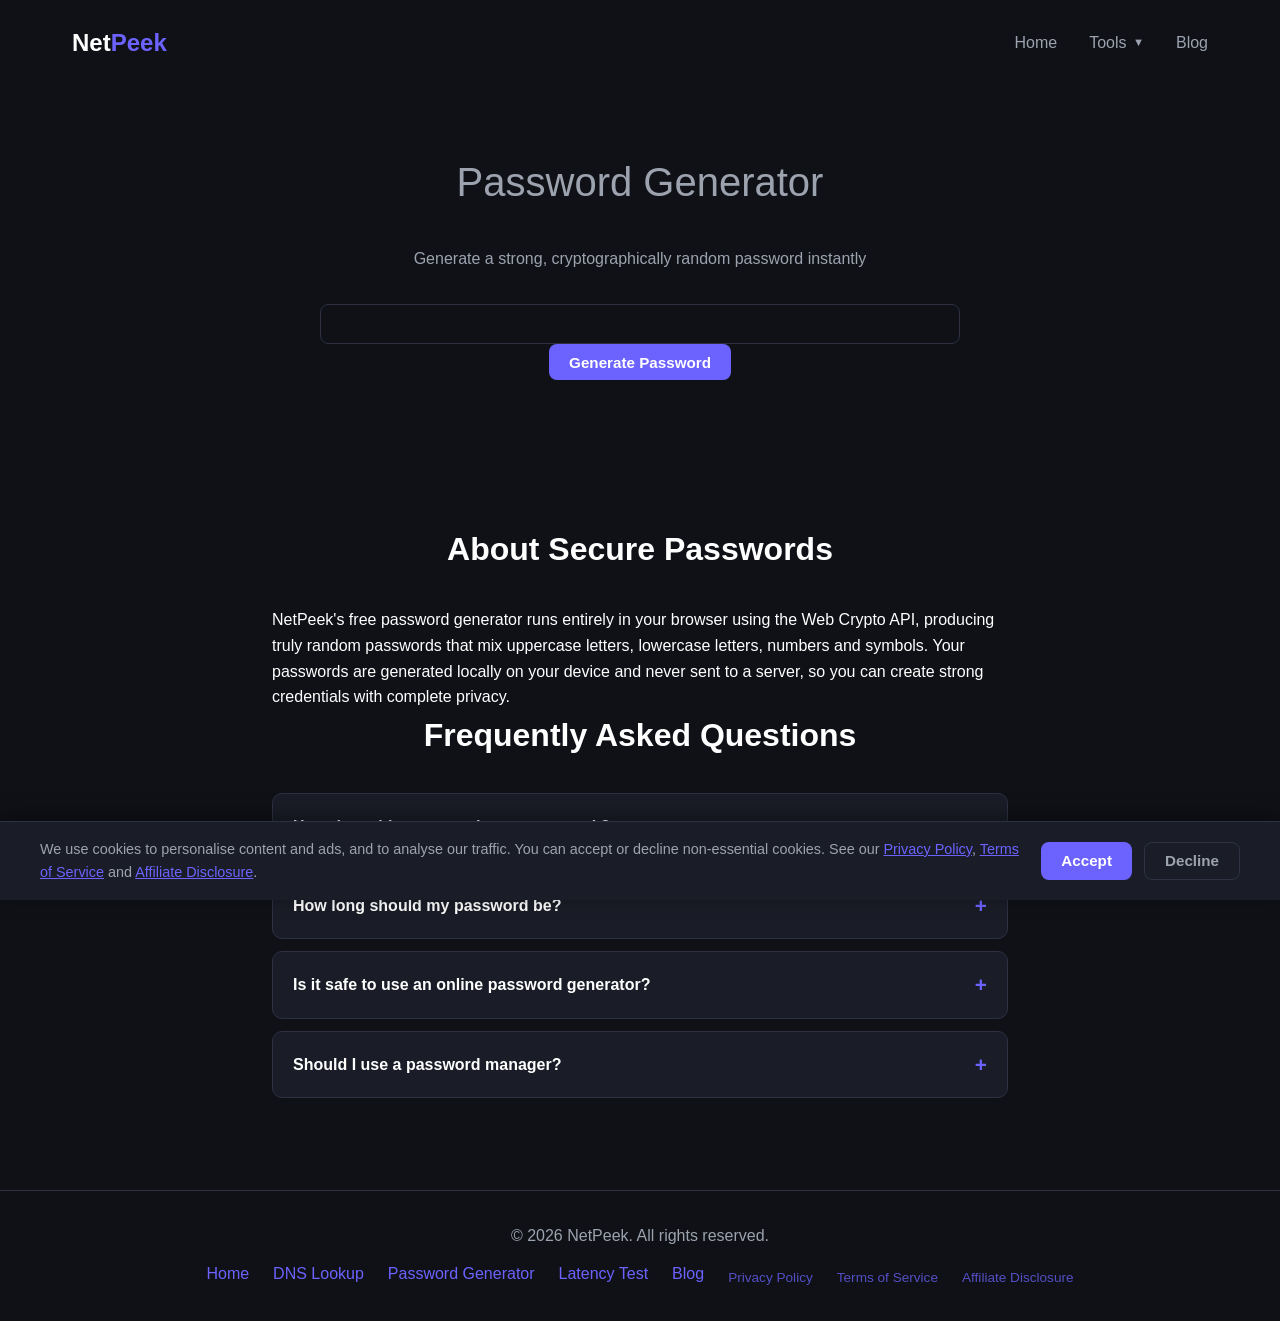
<file: password-generator.html>
<!DOCTYPE html>
<html lang="en">
<head>
    <meta name="google-adsense-account" content="ca-pub-5983443345513035">
    <meta charset="UTF-8">
    <meta name="viewport" content="width=device-width, initial-scale=1.0">
    <link rel="icon" href="./favicon.svg" type="image/svg+xml">

    <!-- Primary SEO -->
    <title>Free Password Generator — Secure Random Passwords | NetPeek</title>
    <meta name="description" content="Generate strong, secure passwords instantly with NetPeek's free password generator. Cryptographically random, includes uppercase, lowercase, numbers and symbols.">
    <link rel="canonical" href="https://netpeek.pp.ua/password-generator">
    <meta name="impact-site-verification" value="a43b426b-34f8-4695-a357-7e26925074cf">
    <meta name="robots" content="index, follow, max-snippet:-1, max-image-preview:large">

    <!-- Open Graph -->
    <meta property="og:title" content="Free Password Generator — Secure Random Passwords | NetPeek">
    <meta property="og:description" content="Generate strong, secure passwords instantly with NetPeek's free password generator. Cryptographically random.">
    <meta property="og:url" content="https://netpeek.pp.ua/password-generator">
    <meta property="og:type" content="website">
    <meta property="og:site_name" content="NetPeek">
    <meta property="og:image" content="https://netpeek.pp.ua/og-image.png">

    <!-- Twitter/X Card -->
    <meta name="twitter:card" content="summary_large_image">
    <meta name="twitter:title" content="Free Password Generator — Secure Random Passwords | NetPeek">
    <meta name="twitter:description" content="Generate strong, secure passwords instantly with NetPeek's free password generator.">
    <meta name="twitter:image" content="https://netpeek.pp.ua/og-image.png">

    <!-- Performance -->
    <link rel="preconnect" href="https://dns.google" crossorigin>

    <!-- Structured Data -->
    <script type="application/ld+json">
    {
        "@context": "https://schema.org",
        "@type": "WebApplication",
        "name": "NetPeek — Free Password Generator",
        "url": "https://netpeek.pp.ua/password-generator",
        "description": "Free password generator that creates cryptographically random, secure passwords using the browser's secure random number generator, with no data ever sent to a server.",
        "applicationCategory": "UtilitiesApplication",
        "operatingSystem": "Web",
        "offers": {
            "@type": "Offer",
            "price": "0",
            "priceCurrency": "USD"
        },
        "featureList": [
            "Cryptographically secure random generation",
            "Uppercase, lowercase, numbers and symbols",
            "Generated entirely in your browser",
            "No signup required"
        ]
    }
    </script>

    <!-- FAQ Structured Data -->
    <script type="application/ld+json">
    {
        "@context": "https://schema.org",
        "@type": "FAQPage",
        "mainEntity": [
            {
                "@type": "Question",
                "name": "How does this password generator work?",
                "acceptedAnswer": {
                    "@type": "Answer",
                    "text": "NetPeek's password generator uses your browser's built-in cryptographic random number generator (crypto.getRandomValues) to create truly random, non-repeating passwords. Nothing is ever sent to a server, and none of your generated passwords are stored anywhere."
                }
            },
            {
                "@type": "Question",
                "name": "How long should my password be?",
                "acceptedAnswer": {
                    "@type": "Answer",
                    "text": "For maximum security, use a password of at least 16 characters that mixes uppercase and lowercase letters, numbers, and symbols. NetPeek generates strong 16-character passwords by default, though longer is always safer."
                }
            },
            {
                "@type": "Question",
                "name": "Is it safe to use an online password generator?",
                "acceptedAnswer": {
                    "@type": "Answer",
                    "text": "Yes, when it generates passwords entirely in your browser using a cryptographically secure random number generator, as NetPeek does. Your passwords are created locally on your device, never transmitted over the internet and never stored."
                }
            },
            {
                "@type": "Question",
                "name": "Should I use a password manager?",
                "acceptedAnswer": {
                    "@type": "Answer",
                    "text": "Yes. Once you generate a strong password, store it in a reputable password manager. This lets you use a unique, complex password for every account without needing to remember them all, and greatly reduces the risk of credential theft."
                }
            }
        ]
    }
    </script>

    <link rel="stylesheet" href="style.css">
</head>
<body>
    <header>
        <nav aria-label="Primary navigation">
            <a href="/" class="logo" aria-label="NetPeek — Home">Net<span>Peek</span></a>
            <ul>
                <li><a href="/">Home</a></li>
                <li class="nav-item">
                    <a href="#" aria-haspopup="true" aria-label="Tools menu">Tools <span class="caret">&#9660;</span></a>
                    <div class="dropdown">
                        <a href="/dns-lookup">DNS Lookup</a>
                        <a href="/password-generator" aria-current="page">Password Generator</a>
                        <a href="/latency-test">Latency Test</a>
                    </div>
                </li>
                <li><a href="/blog">Blog</a></li>
            </ul>
        </nav>
    </header>

    <main id="main-content">
        <article>
        <section class="hero">
            <h1>Password Generator</h1>
            <p>Generate a strong, cryptographically random password instantly</p>
            <div class="password-tool">
                <div class="tool-output" id="password-output"></div>
                <button class="tool-btn" id="password-btn" onclick="generateAndShowPassword()">Generate Password</button>
            </div>
        </section>

        <section class="faq-section" id="about">
            <h2>About Secure Passwords</h2>
            <p>NetPeek's free password generator runs entirely in your browser using the Web Crypto API, producing truly random passwords that mix uppercase letters, lowercase letters, numbers and symbols. Your passwords are generated locally on your device and never sent to a server, so you can create strong credentials with complete privacy.</p>

            <h2>Frequently Asked Questions</h2>
            <div class="faq-list">
                <details>
                    <summary>How does this password generator work?</summary>
                    <p>NetPeek's password generator uses your browser's built-in cryptographic random number generator to create truly random passwords. Nothing is ever sent to a server, and none of your generated passwords are stored anywhere.</p>
                </details>
                <details>
                    <summary>How long should my password be?</summary>
                    <p>For maximum security, use a password of at least 16 characters that mixes uppercase and lowercase letters, numbers, and symbols. NetPeek generates strong 16-character passwords by default.</p>
                </details>
                <details>
                    <summary>Is it safe to use an online password generator?</summary>
                    <p>Yes, when it generates passwords entirely in your browser using a cryptographically secure random number generator, as NetPeek does. Your passwords are created locally on your device, never transmitted and never stored.</p>
                </details>
                <details>
                    <summary>Should I use a password manager?</summary>
                    <p>Yes. Once you generate a strong password, store it in a reputable password manager. This lets you use a unique, complex password for every account without needing to remember them all.</p>
                </details>
            </div>
        </section>
        </article>
    </main>

    <footer>
        <p>&copy; 2026 NetPeek. All rights reserved.</p>
        <div class="footer-links">
            <a href="/">Home</a>
            <a href="/dns-lookup">DNS Lookup</a>
            <a href="/password-generator">Password Generator</a>
            <a href="/latency-test">Latency Test</a>
            <a href="/blog">Blog</a>
                <div class="footer-links footer-legal">
            <a href="/privacy">Privacy Policy</a>
            <a href="/terms">Terms of Service</a>
            <a href="/affiliate-disclosure">Affiliate Disclosure</a>
            </div>
        </div>
    </footer>

    <script defer src="script.js"></script>
    <div id="cookie-banner" class="cookie-banner" role="dialog" aria-label="Cookie consent">
        <div class="cookie-banner-inner">
            <p>We use cookies to personalise content and ads, and to analyse our traffic. You can accept or decline non-essential cookies. See our <a href="/privacy">Privacy Policy</a>, <a href="/terms">Terms of Service</a> and <a href="/affiliate-disclosure">Affiliate Disclosure</a>.</p>
            <div class="cookie-actions">
                <button id="cookie-accept" class="tool-btn">Accept</button>
                <button id="cookie-decline" class="tool-btn cookie-decline">Decline</button>
            </div>
        </div>
    </div>

</body>
</html>
</file>
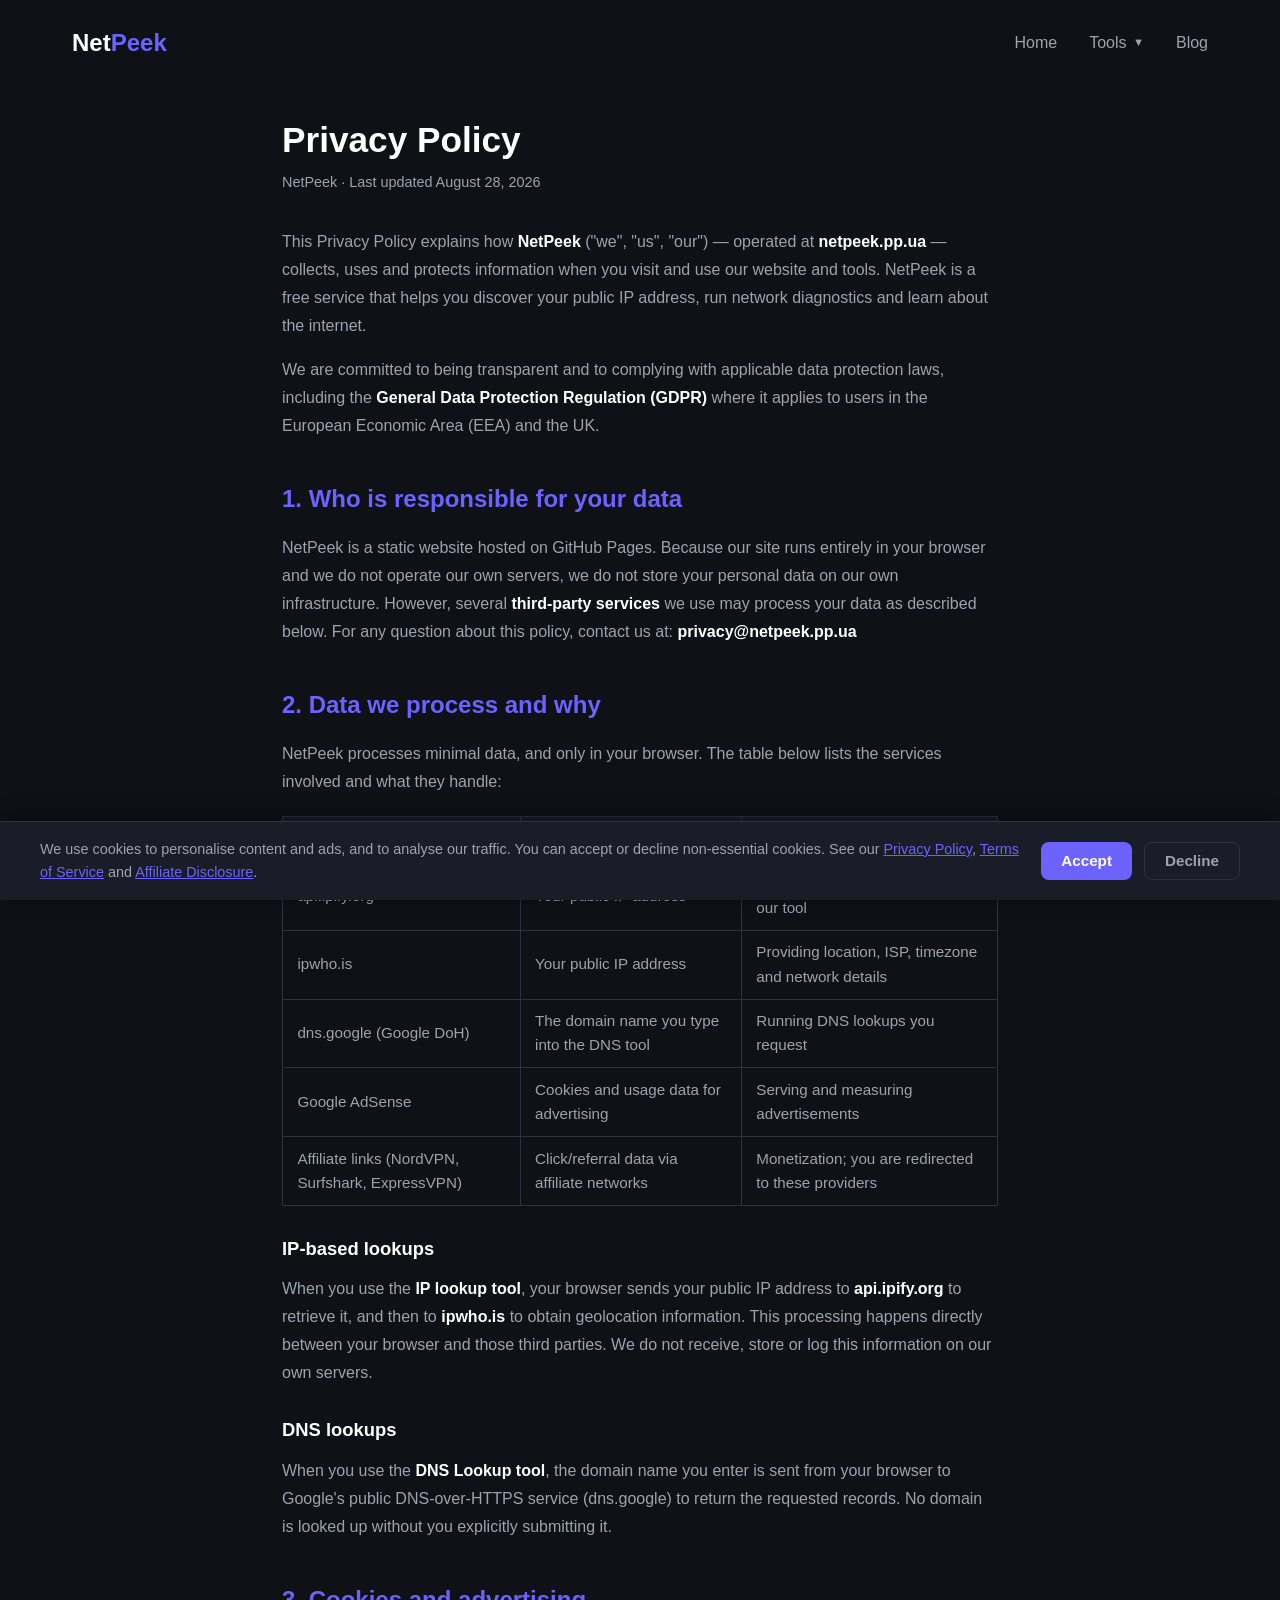
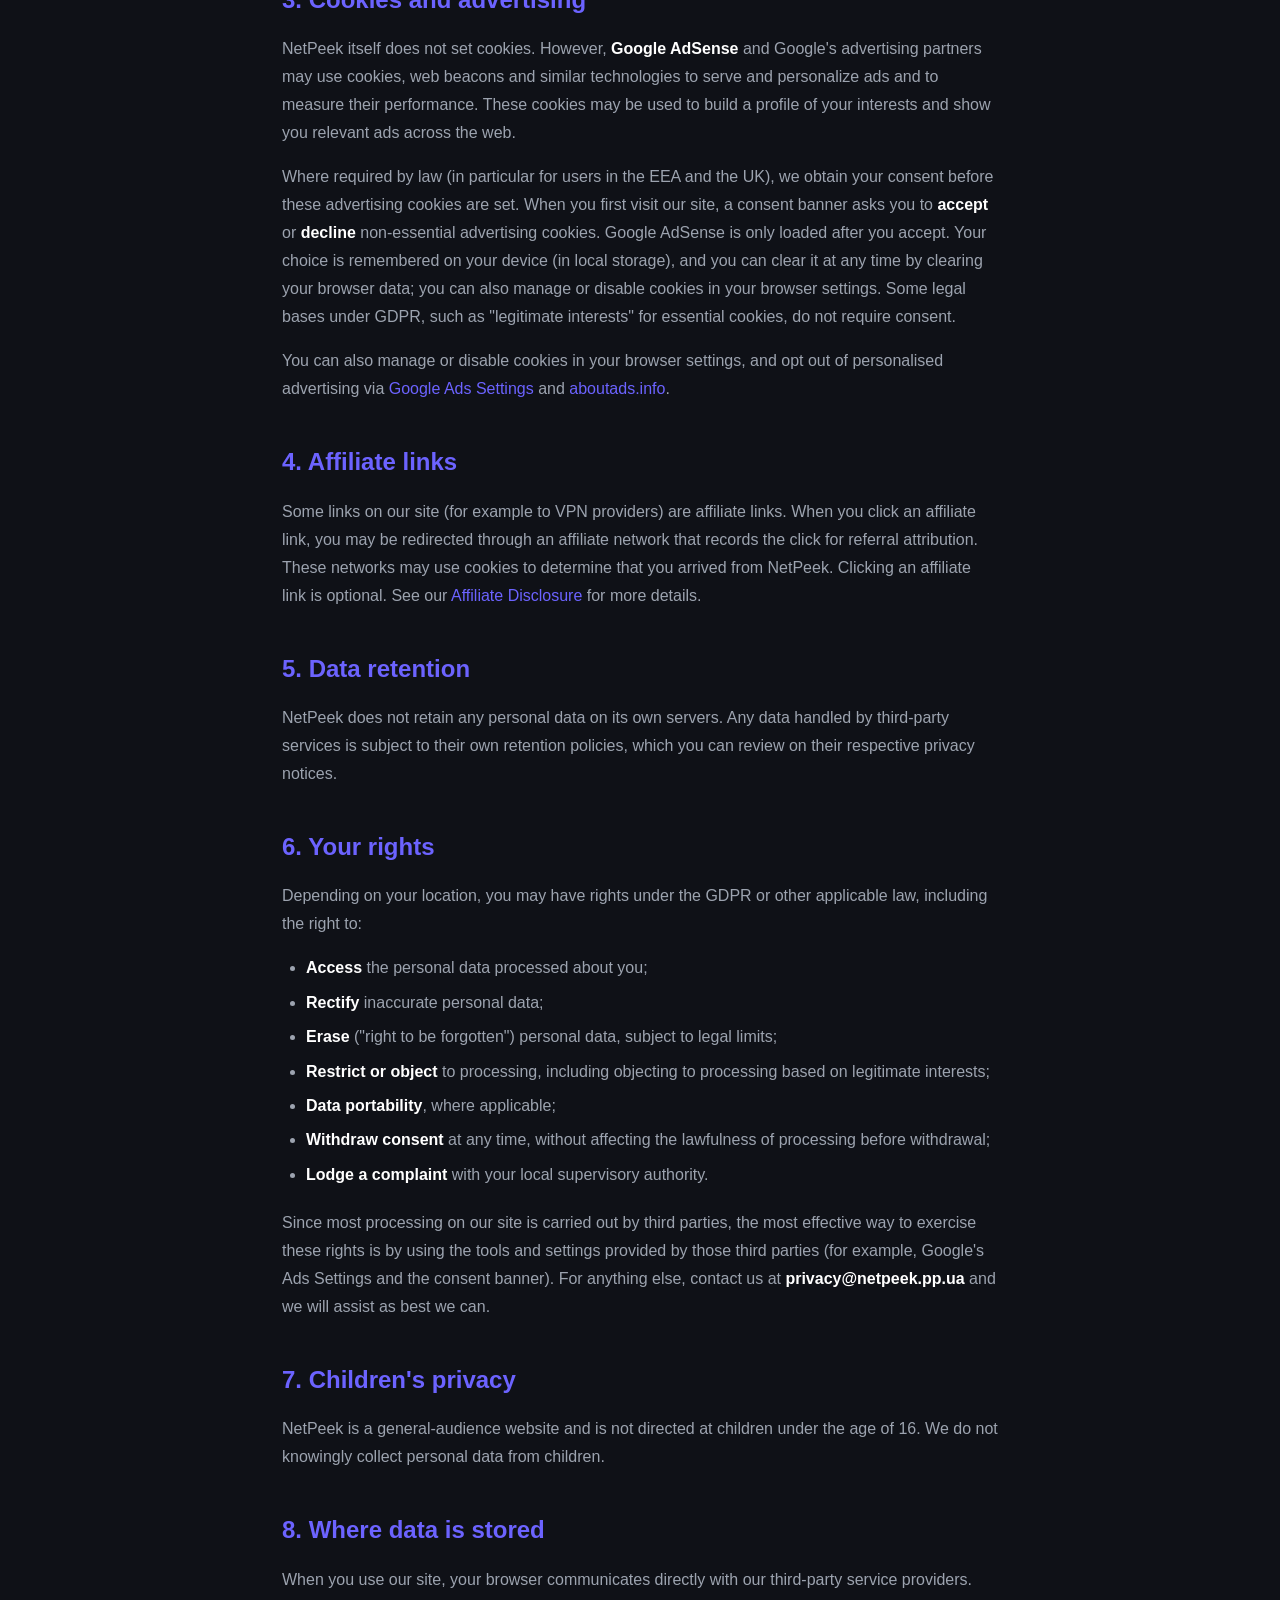
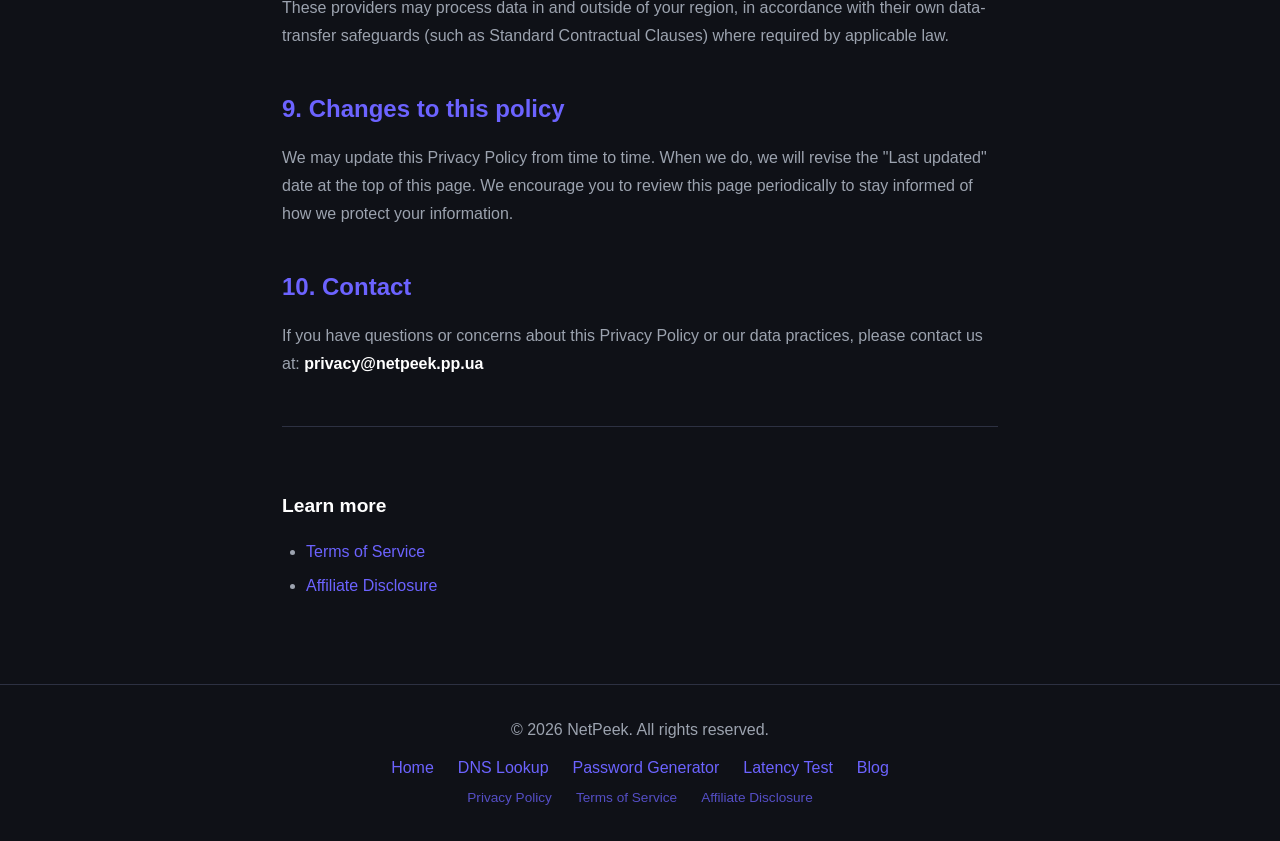
<file: privacy.html>
<!DOCTYPE html>
<html lang="en">
<head>
    <meta charset="UTF-8">
    <meta name="viewport" content="width=device-width, initial-scale=1.0">
    <link rel="icon" href="./favicon.svg" type="image/svg+xml">

    <!-- Primary SEO -->
    <title>Privacy Policy — NetPeek</title>
    <meta name="description" content="NetPeek's Privacy Policy explains what data our IP tools and site collect, how third-party services (IP lookup, geolocation, DNS, ads) process information, and your rights under GDPR.">
    <link rel="canonical" href="https://netpeek.pp.ua/privacy">
    <meta name="impact-site-verification" value="a43b426b-34f8-4695-a357-7e26925074cf">
    <meta name="robots" content="index, follow">

    <!-- Open Graph -->
    <meta property="og:title" content="Privacy Policy — NetPeek">
    <meta property="og:description" content="How NetPeek and its third-party services handle your data, and your rights under GDPR.">
    <meta property="og:url" content="https://netpeek.pp.ua/privacy">
    <meta property="og:type" content="website">
    <meta property="og:site_name" content="NetPeek">
    <meta property="og:image" content="https://netpeek.pp.ua/og-image.png">

    <!-- Twitter/X Card -->
    <meta name="twitter:card" content="summary_large_image">
    <meta name="twitter:title" content="Privacy Policy — NetPeek">
    <meta name="twitter:description" content="How NetPeek and its third-party services handle your data, and your rights under GDPR.">
    <meta name="twitter:image" content="https://netpeek.pp.ua/og-image.png">

    <link rel="stylesheet" href="style.css">
</head>
<body>
    <header>
        <nav aria-label="Primary navigation">
            <a href="/" class="logo" aria-label="NetPeek — Home">Net<span>Peek</span></a>
            <ul>
                <li><a href="/">Home</a></li>
                <li class="nav-item">
                    <a href="#" aria-haspopup="true" aria-label="Tools menu">Tools <span class="caret">&#9660;</span></a>
                    <div class="dropdown">
                        <a href="/dns-lookup">DNS Lookup</a>
                        <a href="/password-generator">Password Generator</a>
                        <a href="/latency-test">Latency Test</a>
                    </div>
                </li>
                <li><a href="/blog">Blog</a></li>
            </ul>
        </nav>
    </header>

    <main id="main-content">
        <article class="article">
            <h1>Privacy Policy</h1>
            <p class="article-meta">NetPeek · Last updated August 28, 2026</p>

            <p>This Privacy Policy explains how <strong>NetPeek</strong> ("we", "us", "our") — operated at <strong>netpeek.pp.ua</strong> — collects, uses and protects information when you visit and use our website and tools. NetPeek is a free service that helps you discover your public IP address, run network diagnostics and learn about the internet.</p>

            <p>We are committed to being transparent and to complying with applicable data protection laws, including the <strong>General Data Protection Regulation (GDPR)</strong> where it applies to users in the European Economic Area (EEA) and the UK.</p>

            <h2>1. Who is responsible for your data</h2>
            <p>NetPeek is a static website hosted on GitHub Pages. Because our site runs entirely in your browser and we do not operate our own servers, we do not store your personal data on our own infrastructure. However, several <strong>third-party services</strong> we use may process your data as described below. For any question about this policy, contact us at: <strong>privacy@netpeek.pp.ua</strong></p>

            <h2>2. Data we process and why</h2>
            <p>NetPeek processes minimal data, and only in your browser. The table below lists the services involved and what they handle:</p>
            <table>
                <thead>
                    <tr><th>Service</th><th>What it processes</th><th>Purpose</th></tr>
                </thead>
                <tbody>
                    <tr><td>api.ipify.org</td><td>Your public IP address</td><td>Displaying your IP address on our tool</td></tr>
                    <tr><td>ipwho.is</td><td>Your public IP address</td><td>Providing location, ISP, timezone and network details</td></tr>
                    <tr><td>dns.google (Google DoH)</td><td>The domain name you type into the DNS tool</td><td>Running DNS lookups you request</td></tr>
                    <tr><td>Google AdSense</td><td>Cookies and usage data for advertising</td><td>Serving and measuring advertisements</td></tr>
                    <tr><td>Affiliate links (NordVPN, Surfshark, ExpressVPN)</td><td>Click/referral data via affiliate networks</td><td>Monetization; you are redirected to these providers</td></tr>
                </tbody>
            </table>

            <h3>IP-based lookups</h3>
            <p>When you use the <strong>IP lookup tool</strong>, your browser sends your public IP address to <strong>api.ipify.org</strong> to retrieve it, and then to <strong>ipwho.is</strong> to obtain geolocation information. This processing happens directly between your browser and those third parties. We do not receive, store or log this information on our own servers.</p>

            <h3>DNS lookups</h3>
            <p>When you use the <strong>DNS Lookup tool</strong>, the domain name you enter is sent from your browser to Google's public DNS-over-HTTPS service (dns.google) to return the requested records. No domain is looked up without you explicitly submitting it.</p>

            <h2>3. Cookies and advertising</h2>
            <p>NetPeek itself does not set cookies. However, <strong>Google AdSense</strong> and Google's advertising partners may use cookies, web beacons and similar technologies to serve and personalize ads and to measure their performance. These cookies may be used to build a profile of your interests and show you relevant ads across the web.</p>
            <p>Where required by law (in particular for users in the EEA and the UK), we obtain your consent before these advertising cookies are set. When you first visit our site, a consent banner asks you to <strong>accept</strong> or <strong>decline</strong> non-essential advertising cookies. Google AdSense is only loaded after you accept. Your choice is remembered on your device (in local storage), and you can clear it at any time by clearing your browser data; you can also manage or disable cookies in your browser settings. Some legal bases under GDPR, such as "legitimate interests" for essential cookies, do not require consent.</p>
            <p>You can also manage or disable cookies in your browser settings, and opt out of personalised advertising via <a href="https://adssettings.google.com/" rel="noopener noreferrer" target="_blank">Google Ads Settings</a> and <a href="https://www.aboutads.info/choices/" rel="noopener noreferrer" target="_blank">aboutads.info</a>.</p>

            <h2>4. Affiliate links</h2>
            <p>Some links on our site (for example to VPN providers) are affiliate links. When you click an affiliate link, you may be redirected through an affiliate network that records the click for referral attribution. These networks may use cookies to determine that you arrived from NetPeek. Clicking an affiliate link is optional. See our <a href="/affiliate-disclosure">Affiliate Disclosure</a> for more details.</p>

            <h2>5. Data retention</h2>
            <p>NetPeek does not retain any personal data on its own servers. Any data handled by third-party services is subject to their own retention policies, which you can review on their respective privacy notices.</p>

            <h2>6. Your rights</h2>
            <p>Depending on your location, you may have rights under the GDPR or other applicable law, including the right to:</p>
            <ul>
                <li><strong>Access</strong> the personal data processed about you;</li>
                <li><strong>Rectify</strong> inaccurate personal data;</li>
                <li><strong>Erase</strong> ("right to be forgotten") personal data, subject to legal limits;</li>
                <li><strong>Restrict or object</strong> to processing, including objecting to processing based on legitimate interests;</li>
                <li><strong>Data portability</strong>, where applicable;</li>
                <li><strong>Withdraw consent</strong> at any time, without affecting the lawfulness of processing before withdrawal;</li>
                <li><strong>Lodge a complaint</strong> with your local supervisory authority.</li>
            </ul>
            <p>Since most processing on our site is carried out by third parties, the most effective way to exercise these rights is by using the tools and settings provided by those third parties (for example, Google's Ads Settings and the consent banner). For anything else, contact us at <strong>privacy@netpeek.pp.ua</strong> and we will assist as best we can.</p>

            <h2>7. Children's privacy</h2>
            <p>NetPeek is a general-audience website and is not directed at children under the age of 16. We do not knowingly collect personal data from children.</p>

            <h2>8. Where data is stored</h2>
            <p>When you use our site, your browser communicates directly with our third-party service providers. These providers may process data in and outside of your region, in accordance with their own data-transfer safeguards (such as Standard Contractual Clauses) where required by applicable law.</p>

            <h2>9. Changes to this policy</h2>
            <p>We may update this Privacy Policy from time to time. When we do, we will revise the "Last updated" date at the top of this page. We encourage you to review this page periodically to stay informed of how we protect your information.</p>

            <h2>10. Contact</h2>
            <p>If you have questions or concerns about this Privacy Policy or our data practices, please contact us at: <strong>privacy@netpeek.pp.ua</strong></p>

            <div class="other-articles">
                <h2>Learn more</h2>
                <ul>
                    <li><a href="/terms">Terms of Service</a></li>
                    <li><a href="/affiliate-disclosure">Affiliate Disclosure</a></li>
                </ul>
            </div>
        </article>
    </main>

    <footer>
        <p>&copy; 2026 NetPeek. All rights reserved.</p>
        <div class="footer-links">
            <a href="/">Home</a>
            <a href="/dns-lookup">DNS Lookup</a>
            <a href="/password-generator">Password Generator</a>
            <a href="/latency-test">Latency Test</a>
            <a href="/blog">Blog</a>
        </div>
        <div class="footer-links footer-legal">
            <a href="/privacy">Privacy Policy</a>
            <a href="/terms">Terms of Service</a>
            <a href="/affiliate-disclosure">Affiliate Disclosure</a>
        </div>
    </footer>

    <script defer src="script.js"></script>
    <div id="cookie-banner" class="cookie-banner" role="dialog" aria-label="Cookie consent">
        <div class="cookie-banner-inner">
            <p>We use cookies to personalise content and ads, and to analyse our traffic. You can accept or decline non-essential cookies. See our <a href="/privacy">Privacy Policy</a>, <a href="/terms">Terms of Service</a> and <a href="/affiliate-disclosure">Affiliate Disclosure</a>.</p>
            <div class="cookie-actions">
                <button id="cookie-accept" class="tool-btn">Accept</button>
                <button id="cookie-decline" class="tool-btn cookie-decline">Decline</button>
            </div>
        </div>
    </div>

</body>
</html>
</file>
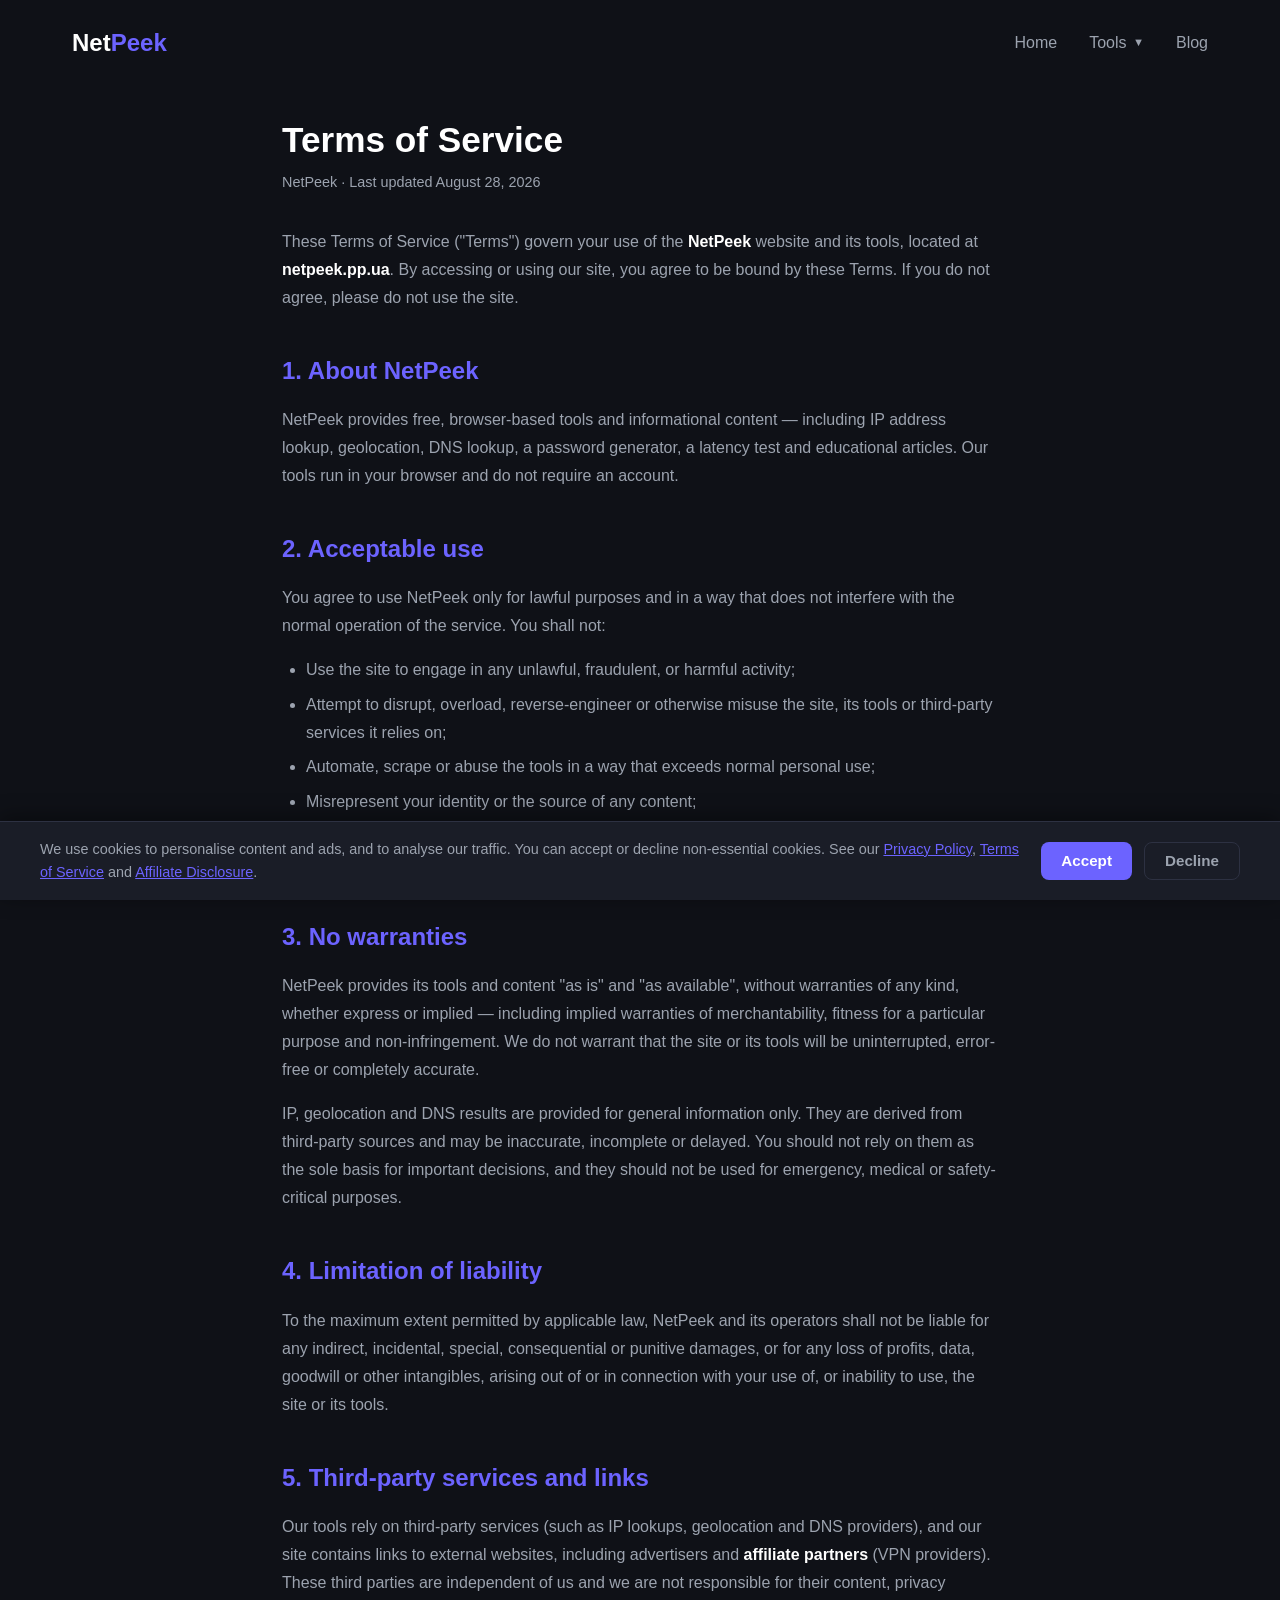
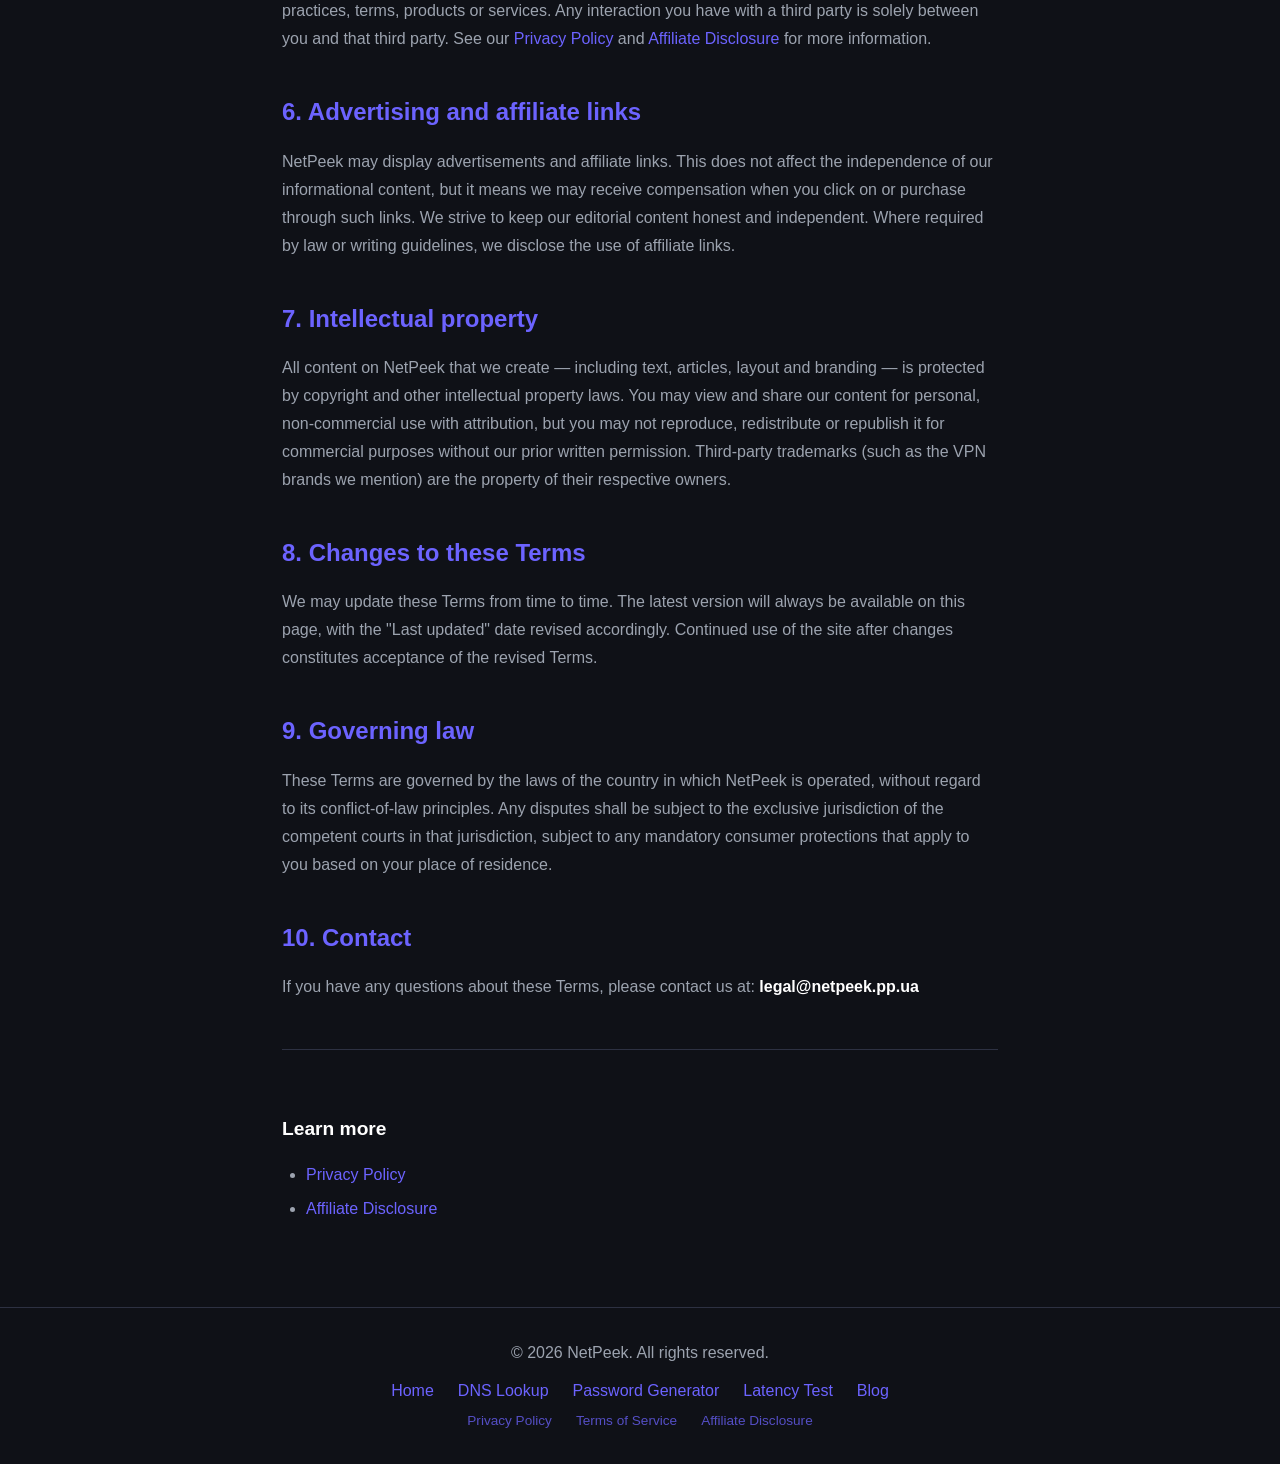
<file: terms.html>
<!DOCTYPE html>
<html lang="en">
<head>
    <meta charset="UTF-8">
    <meta name="viewport" content="width=device-width, initial-scale=1.0">
    <link rel="icon" href="./favicon.svg" type="image/svg+xml">

    <!-- Primary SEO -->
    <title>Terms of Service — NetPeek</title>
    <meta name="description" content="The terms and conditions governing your use of NetPeek's website and tools, including acceptable use, disclaimers and limitation of liability.">
    <link rel="canonical" href="https://netpeek.pp.ua/terms">
    <meta name="impact-site-verification" value="a43b426b-34f8-4695-a357-7e26925074cf">
    <meta name="robots" content="index, follow">

    <!-- Open Graph -->
    <meta property="og:title" content="Terms of Service — NetPeek">
    <meta property="og:description" content="The terms and conditions governing your use of NetPeek's website and tools.">
    <meta property="og:url" content="https://netpeek.pp.ua/terms">
    <meta property="og:type" content="website">
    <meta property="og:site_name" content="NetPeek">
    <meta property="og:image" content="https://netpeek.pp.ua/og-image.png">

    <!-- Twitter/X Card -->
    <meta name="twitter:card" content="summary_large_image">
    <meta name="twitter:title" content="Terms of Service — NetPeek">
    <meta name="twitter:description" content="The terms and conditions governing your use of NetPeek's website and tools.">
    <meta name="twitter:image" content="https://netpeek.pp.ua/og-image.png">

    <link rel="stylesheet" href="style.css">
</head>
<body>
    <header>
        <nav aria-label="Primary navigation">
            <a href="/" class="logo" aria-label="NetPeek — Home">Net<span>Peek</span></a>
            <ul>
                <li><a href="/">Home</a></li>
                <li class="nav-item">
                    <a href="#" aria-haspopup="true" aria-label="Tools menu">Tools <span class="caret">&#9660;</span></a>
                    <div class="dropdown">
                        <a href="/dns-lookup">DNS Lookup</a>
                        <a href="/password-generator">Password Generator</a>
                        <a href="/latency-test">Latency Test</a>
                    </div>
                </li>
                <li><a href="/blog">Blog</a></li>
            </ul>
        </nav>
    </header>

    <main id="main-content">
        <article class="article">
            <h1>Terms of Service</h1>
            <p class="article-meta">NetPeek · Last updated August 28, 2026</p>

            <p>These Terms of Service ("Terms") govern your use of the <strong>NetPeek</strong> website and its tools, located at <strong>netpeek.pp.ua</strong>. By accessing or using our site, you agree to be bound by these Terms. If you do not agree, please do not use the site.</p>

            <h2>1. About NetPeek</h2>
            <p>NetPeek provides free, browser-based tools and informational content — including IP address lookup, geolocation, DNS lookup, a password generator, a latency test and educational articles. Our tools run in your browser and do not require an account.</p>

            <h2>2. Acceptable use</h2>
            <p>You agree to use NetPeek only for lawful purposes and in a way that does not interfere with the normal operation of the service. You shall not:</p>
            <ul>
                <li>Use the site to engage in any unlawful, fraudulent, or harmful activity;</li>
                <li>Attempt to disrupt, overload, reverse-engineer or otherwise misuse the site, its tools or third-party services it relies on;</li>
                <li>Automate, scrape or abuse the tools in a way that exceeds normal personal use;</li>
                <li>Misrepresent your identity or the source of any content;</li>
                <li>Use the tools to infringe the rights of others, including privacy rights (for example, running our DNS or IP tools against others' systems in a harassing manner).</li>
            </ul>

            <h2>3. No warranties</h2>
            <p>NetPeek provides its tools and content "as is" and "as available", without warranties of any kind, whether express or implied — including implied warranties of merchantability, fitness for a particular purpose and non-infringement. We do not warrant that the site or its tools will be uninterrupted, error-free or completely accurate.</p>
            <p>IP, geolocation and DNS results are provided for general information only. They are derived from third-party sources and may be inaccurate, incomplete or delayed. You should not rely on them as the sole basis for important decisions, and they should not be used for emergency, medical or safety-critical purposes.</p>

            <h2>4. Limitation of liability</h2>
            <p>To the maximum extent permitted by applicable law, NetPeek and its operators shall not be liable for any indirect, incidental, special, consequential or punitive damages, or for any loss of profits, data, goodwill or other intangibles, arising out of or in connection with your use of, or inability to use, the site or its tools.</p>

            <h2>5. Third-party services and links</h2>
            <p>Our tools rely on third-party services (such as IP lookups, geolocation and DNS providers), and our site contains links to external websites, including advertisers and <strong>affiliate partners</strong> (VPN providers). These third parties are independent of us and we are not responsible for their content, privacy practices, terms, products or services. Any interaction you have with a third party is solely between you and that third party. See our <a href="/privacy">Privacy Policy</a> and <a href="/affiliate-disclosure">Affiliate Disclosure</a> for more information.</p>

            <h2>6. Advertising and affiliate links</h2>
            <p>NetPeek may display advertisements and affiliate links. This does not affect the independence of our informational content, but it means we may receive compensation when you click on or purchase through such links. We strive to keep our editorial content honest and independent. Where required by law or writing guidelines, we disclose the use of affiliate links.</p>

            <h2>7. Intellectual property</h2>
            <p>All content on NetPeek that we create — including text, articles, layout and branding — is protected by copyright and other intellectual property laws. You may view and share our content for personal, non-commercial use with attribution, but you may not reproduce, redistribute or republish it for commercial purposes without our prior written permission. Third-party trademarks (such as the VPN brands we mention) are the property of their respective owners.</p>

            <h2>8. Changes to these Terms</h2>
            <p>We may update these Terms from time to time. The latest version will always be available on this page, with the "Last updated" date revised accordingly. Continued use of the site after changes constitutes acceptance of the revised Terms.</p>

            <h2>9. Governing law</h2>
            <p>These Terms are governed by the laws of the country in which NetPeek is operated, without regard to its conflict-of-law principles. Any disputes shall be subject to the exclusive jurisdiction of the competent courts in that jurisdiction, subject to any mandatory consumer protections that apply to you based on your place of residence.</p>

            <h2>10. Contact</h2>
            <p>If you have any questions about these Terms, please contact us at: <strong>legal@netpeek.pp.ua</strong></p>

            <div class="other-articles">
                <h2>Learn more</h2>
                <ul>
                    <li><a href="/privacy">Privacy Policy</a></li>
                    <li><a href="/affiliate-disclosure">Affiliate Disclosure</a></li>
                </ul>
            </div>
        </article>
    </main>

    <footer>
        <p>&copy; 2026 NetPeek. All rights reserved.</p>
        <div class="footer-links">
            <a href="/">Home</a>
            <a href="/dns-lookup">DNS Lookup</a>
            <a href="/password-generator">Password Generator</a>
            <a href="/latency-test">Latency Test</a>
            <a href="/blog">Blog</a>
        </div>
        <div class="footer-links footer-legal">
            <a href="/privacy">Privacy Policy</a>
            <a href="/terms">Terms of Service</a>
            <a href="/affiliate-disclosure">Affiliate Disclosure</a>
        </div>
    </footer>

    <script defer src="script.js"></script>
    <div id="cookie-banner" class="cookie-banner" role="dialog" aria-label="Cookie consent">
        <div class="cookie-banner-inner">
            <p>We use cookies to personalise content and ads, and to analyse our traffic. You can accept or decline non-essential cookies. See our <a href="/privacy">Privacy Policy</a>, <a href="/terms">Terms of Service</a> and <a href="/affiliate-disclosure">Affiliate Disclosure</a>.</p>
            <div class="cookie-actions">
                <button id="cookie-accept" class="tool-btn">Accept</button>
                <button id="cookie-decline" class="tool-btn cookie-decline">Decline</button>
            </div>
        </div>
    </div>

</body>
</html>
</file>
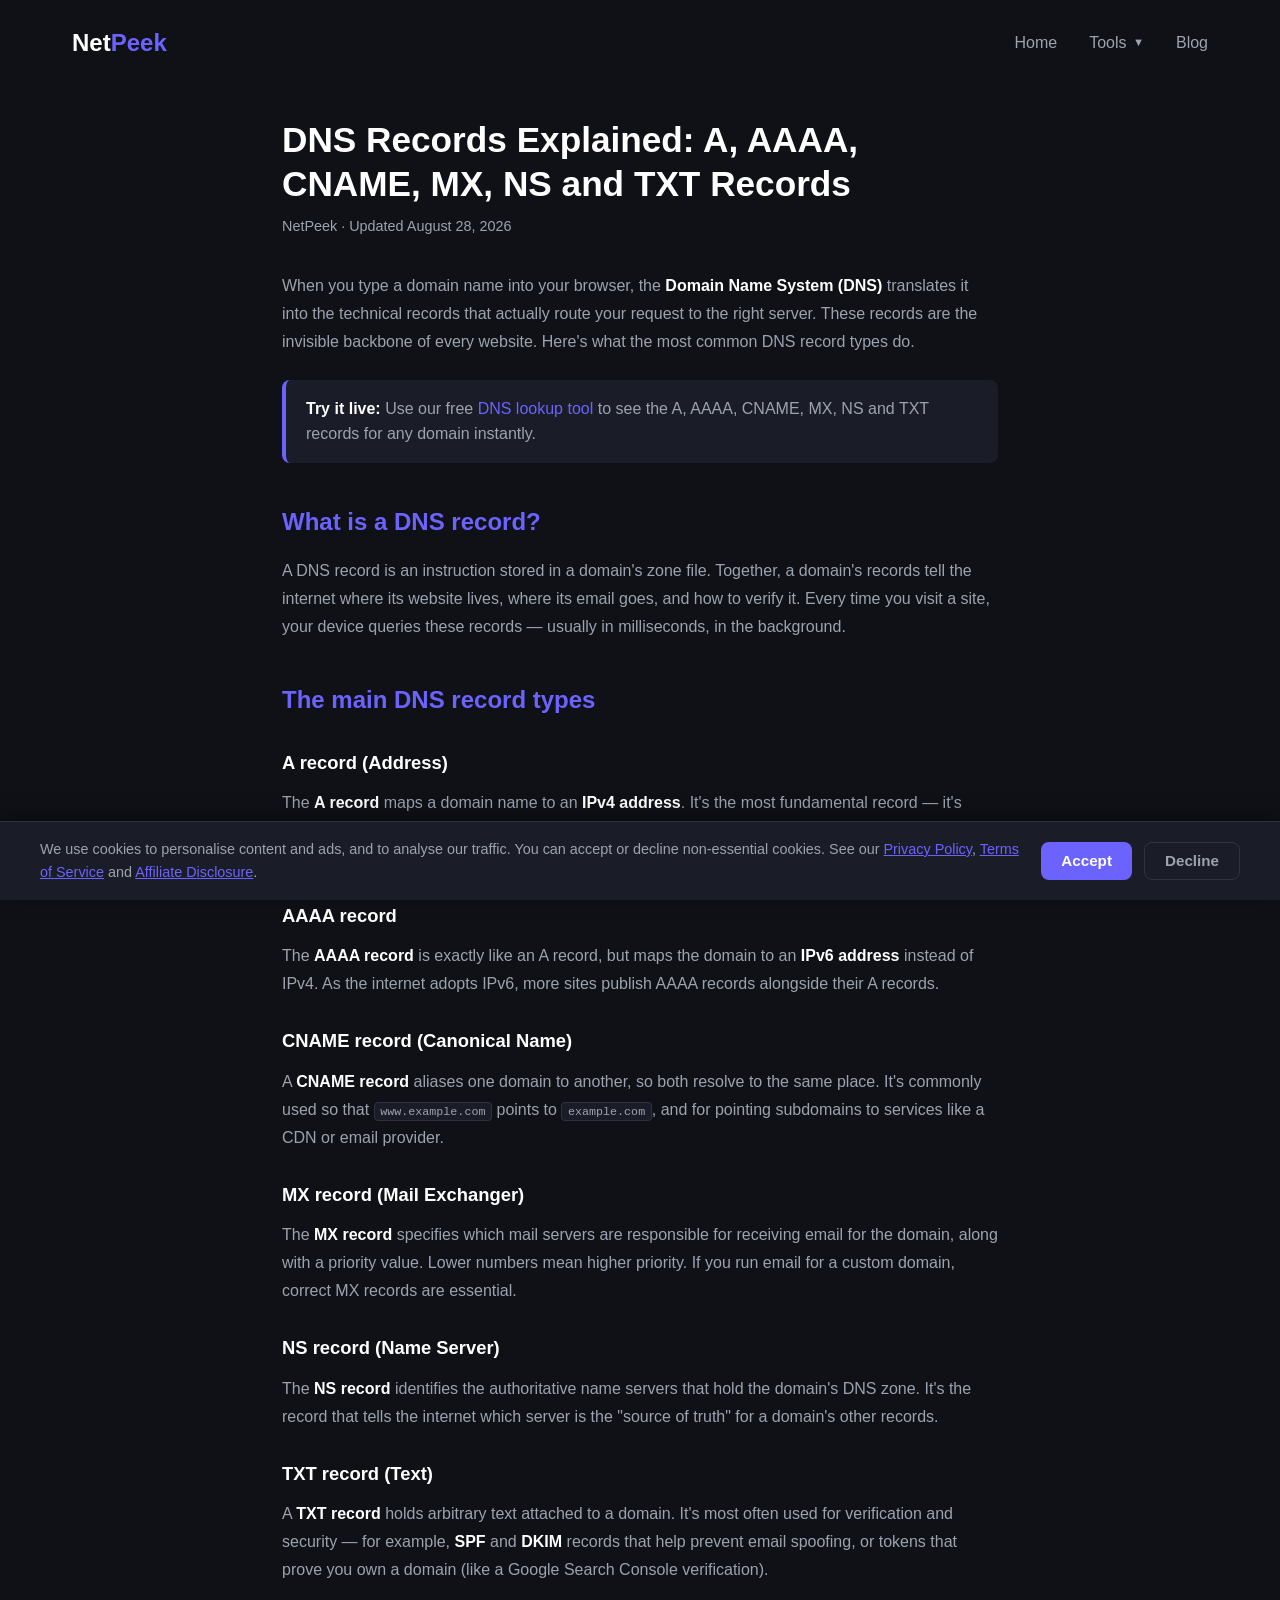
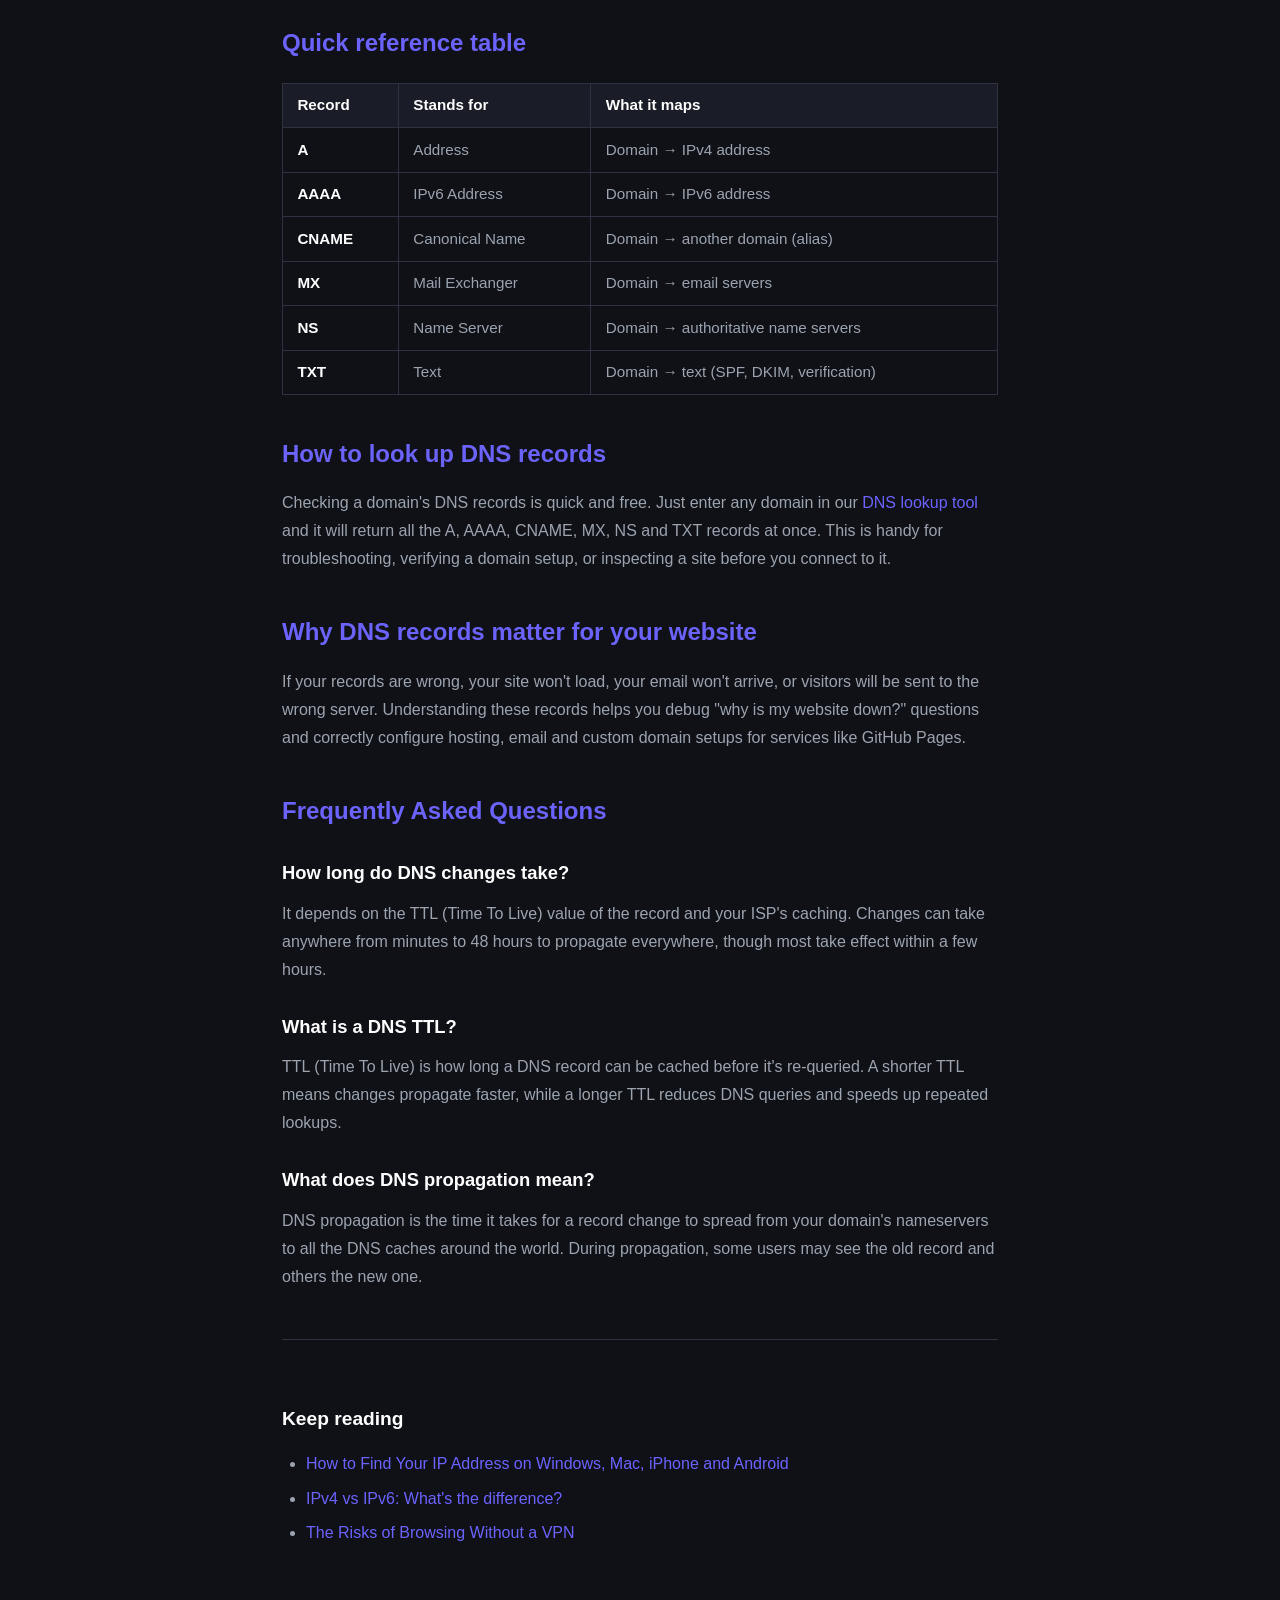
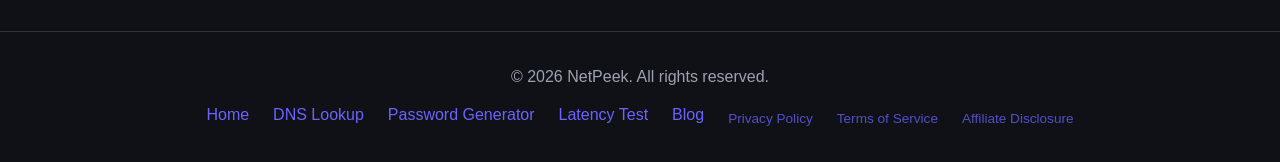
<file: blog/dns-records-explained.html>
<!DOCTYPE html>
<html lang="en">
<head>
    <meta name="google-adsense-account" content="ca-pub-5983443345513035">
    <meta charset="UTF-8">
    <meta name="viewport" content="width=device-width, initial-scale=1.0">
    <link rel="icon" href="../favicon.svg" type="image/svg+xml">

    <!-- Primary SEO -->
    <title>DNS Records Explained: A, AAAA, CNAME, MX, NS and TXT Records</title>
    <meta name="description" content="What are DNS records? A clear guide to A, AAAA, CNAME, MX, NS and TXT records — what each one does, why they matter, and how to look them up for any domain.">
    <link rel="canonical" href="https://netpeek.pp.ua/blog/dns-records-explained">
    <meta name="impact-site-verification" value="a43b426b-34f8-4695-a357-7e26925074cf">
    <meta name="robots" content="index, follow, max-snippet:-1, max-image-preview:large">

    <!-- Open Graph -->
    <meta property="og:title" content="DNS Records Explained: A, AAAA, CNAME, MX, NS and TXT Records">
    <meta property="og:description" content="A clear guide to A, AAAA, CNAME, MX, NS and TXT records — what each one does and how to look them up.">
    <meta property="og:url" content="https://netpeek.pp.ua/blog/dns-records-explained">
    <meta property="og:type" content="article">
    <meta property="og:site_name" content="NetPeek">
    <meta property="og:image" content="https://netpeek.pp.ua/og-image.png">

    <!-- Twitter/X Card -->
    <meta name="twitter:card" content="summary_large_image">
    <meta name="twitter:title" content="DNS Records Explained: A, AAAA, CNAME, MX, NS and TXT Records">
    <meta name="twitter:description" content="A clear guide to A, AAAA, CNAME, MX, NS and TXT records.">
    <meta name="twitter:image" content="https://netpeek.pp.ua/og-image.png">

    <!-- Article Structured Data -->
    <script type="application/ld+json">
    {
        "@context": "https://schema.org",
        "@type": "Article",
        "headline": "DNS Records Explained: A, AAAA, CNAME, MX, NS and TXT Records",
        "description": "What are DNS records? A clear guide to A, AAAA, CNAME, MX, NS and TXT records and how to look them up.",
        "datePublished": "2026-08-28",
        "dateModified": "2026-08-28",
        "author": { "@type": "Organization", "name": "NetPeek" },
        "publisher": { "@type": "Organization", "name": "NetPeek" },
        "mainEntityOfPage": "https://netpeek.pp.ua/blog/dns-records-explained"
    }
    </script>

    <link rel="stylesheet" href="../style.css">
</head>
<body>
    <header>
        <nav aria-label="Primary navigation">
            <a href="/" class="logo" aria-label="NetPeek — Home">Net<span>Peek</span></a>
            <ul>
                <li><a href="/">Home</a></li>
                <li class="nav-item">
                    <a href="#" aria-haspopup="true" aria-label="Tools menu">Tools <span class="caret">&#9660;</span></a>
                    <div class="dropdown">
                        <a href="/dns-lookup">DNS Lookup</a>
                        <a href="/password-generator">Password Generator</a>
                        <a href="/latency-test">Latency Test</a>
                    </div>
                </li>
                <li><a href="/blog">Blog</a></li>
            </ul>
        </nav>
    </header>

    <main id="main-content">
        <article class="article">
            <h1>DNS Records Explained: A, AAAA, CNAME, MX, NS and TXT Records</h1>
            <p class="article-meta">NetPeek · Updated August 28, 2026</p>

            <p>When you type a domain name into your browser, the <strong>Domain Name System (DNS)</strong> translates it into the technical records that actually route your request to the right server. These records are the invisible backbone of every website. Here's what the most common DNS record types do.</p>

            <div class="tip-box"><strong>Try it live:</strong> Use our free <a href="/dns-lookup">DNS lookup tool</a> to see the A, AAAA, CNAME, MX, NS and TXT records for any domain instantly.</div>

            <h2>What is a DNS record?</h2>
            <p>A DNS record is an instruction stored in a domain's zone file. Together, a domain's records tell the internet where its website lives, where its email goes, and how to verify it. Every time you visit a site, your device queries these records — usually in milliseconds, in the background.</p>

            <h2>The main DNS record types</h2>

            <h3>A record (Address)</h3>
            <p>The <strong>A record</strong> maps a domain name to an <strong>IPv4 address</strong>. It's the most fundamental record — it's what tells a browser "this domain points to this server's address." For example, an A record might point <code>example.com</code> to <code>93.184.216.34</code>.</p>

            <h3>AAAA record</h3>
            <p>The <strong>AAAA record</strong> is exactly like an A record, but maps the domain to an <strong>IPv6 address</strong> instead of IPv4. As the internet adopts IPv6, more sites publish AAAA records alongside their A records.</p>

            <h3>CNAME record (Canonical Name)</h3>
            <p>A <strong>CNAME record</strong> aliases one domain to another, so both resolve to the same place. It's commonly used so that <code>www.example.com</code> points to <code>example.com</code>, and for pointing subdomains to services like a CDN or email provider.</p>

            <h3>MX record (Mail Exchanger)</h3>
            <p>The <strong>MX record</strong> specifies which mail servers are responsible for receiving email for the domain, along with a priority value. Lower numbers mean higher priority. If you run email for a custom domain, correct MX records are essential.</p>

            <h3>NS record (Name Server)</h3>
            <p>The <strong>NS record</strong> identifies the authoritative name servers that hold the domain's DNS zone. It's the record that tells the internet which server is the "source of truth" for a domain's other records.</p>

            <h3>TXT record (Text)</h3>
            <p>A <strong>TXT record</strong> holds arbitrary text attached to a domain. It's most often used for verification and security — for example, <strong>SPF</strong> and <strong>DKIM</strong> records that help prevent email spoofing, or tokens that prove you own a domain (like a Google Search Console verification).</p>

            <h2>Quick reference table</h2>
            <table>
                <thead>
                    <tr><th>Record</th><th>Stands for</th><th>What it maps</th></tr>
                </thead>
                <tbody>
                    <tr><td><strong>A</strong></td><td>Address</td><td>Domain → IPv4 address</td></tr>
                    <tr><td><strong>AAAA</strong></td><td>IPv6 Address</td><td>Domain → IPv6 address</td></tr>
                    <tr><td><strong>CNAME</strong></td><td>Canonical Name</td><td>Domain → another domain (alias)</td></tr>
                    <tr><td><strong>MX</strong></td><td>Mail Exchanger</td><td>Domain → email servers</td></tr>
                    <tr><td><strong>NS</strong></td><td>Name Server</td><td>Domain → authoritative name servers</td></tr>
                    <tr><td><strong>TXT</strong></td><td>Text</td><td>Domain → text (SPF, DKIM, verification)</td></tr>
                </tbody>
            </table>

            <h2>How to look up DNS records</h2>
            <p>Checking a domain's DNS records is quick and free. Just enter any domain in our <a href="/dns-lookup">DNS lookup tool</a> and it will return all the A, AAAA, CNAME, MX, NS and TXT records at once. This is handy for troubleshooting, verifying a domain setup, or inspecting a site before you connect to it.</p>

            <h2>Why DNS records matter for your website</h2>
            <p>If your records are wrong, your site won't load, your email won't arrive, or visitors will be sent to the wrong server. Understanding these records helps you debug "why is my website down?" questions and correctly configure hosting, email and custom domain setups for services like GitHub Pages.</p>

            <h2>Frequently Asked Questions</h2>
            <h3>How long do DNS changes take?</h3>
            <p>It depends on the TTL (Time To Live) value of the record and your ISP's caching. Changes can take anywhere from minutes to 48 hours to propagate everywhere, though most take effect within a few hours.</p>

            <h3>What is a DNS TTL?</h3>
            <p>TTL (Time To Live) is how long a DNS record can be cached before it's re-queried. A shorter TTL means changes propagate faster, while a longer TTL reduces DNS queries and speeds up repeated lookups.</p>

            <h3>What does DNS propagation mean?</h3>
            <p>DNS propagation is the time it takes for a record change to spread from your domain's nameservers to all the DNS caches around the world. During propagation, some users may see the old record and others the new one.</p>

            <div class="other-articles">
                <h2>Keep reading</h2>
                <ul>
                    <li><a href="/blog/how-to-find-ip-address">How to Find Your IP Address on Windows, Mac, iPhone and Android</a></li>
                    <li><a href="/blog/ipv4-vs-ipv6">IPv4 vs IPv6: What's the difference?</a></li>
                    <li><a href="/blog/why-you-need-a-vpn">The Risks of Browsing Without a VPN</a></li>
                </ul>
            </div>
        </article>
    </main>

    <footer>
        <p>&copy; 2026 NetPeek. All rights reserved.</p>
        <div class="footer-links">
            <a href="/">Home</a>
            <a href="/dns-lookup">DNS Lookup</a>
            <a href="/password-generator">Password Generator</a>
            <a href="/latency-test">Latency Test</a>
            <a href="/blog">Blog</a>
                <div class="footer-links footer-legal">
            <a href="/privacy">Privacy Policy</a>
            <a href="/terms">Terms of Service</a>
            <a href="/affiliate-disclosure">Affiliate Disclosure</a>
            </div>
        </div>
    </footer>

    <script defer src="../script.js"></script>
    <div id="cookie-banner" class="cookie-banner" role="dialog" aria-label="Cookie consent">
        <div class="cookie-banner-inner">
            <p>We use cookies to personalise content and ads, and to analyse our traffic. You can accept or decline non-essential cookies. See our <a href="/privacy">Privacy Policy</a>, <a href="/terms">Terms of Service</a> and <a href="/affiliate-disclosure">Affiliate Disclosure</a>.</p>
            <div class="cookie-actions">
                <button id="cookie-accept" class="tool-btn">Accept</button>
                <button id="cookie-decline" class="tool-btn cookie-decline">Decline</button>
            </div>
        </div>
    </div>

</body>
</html>
</file>
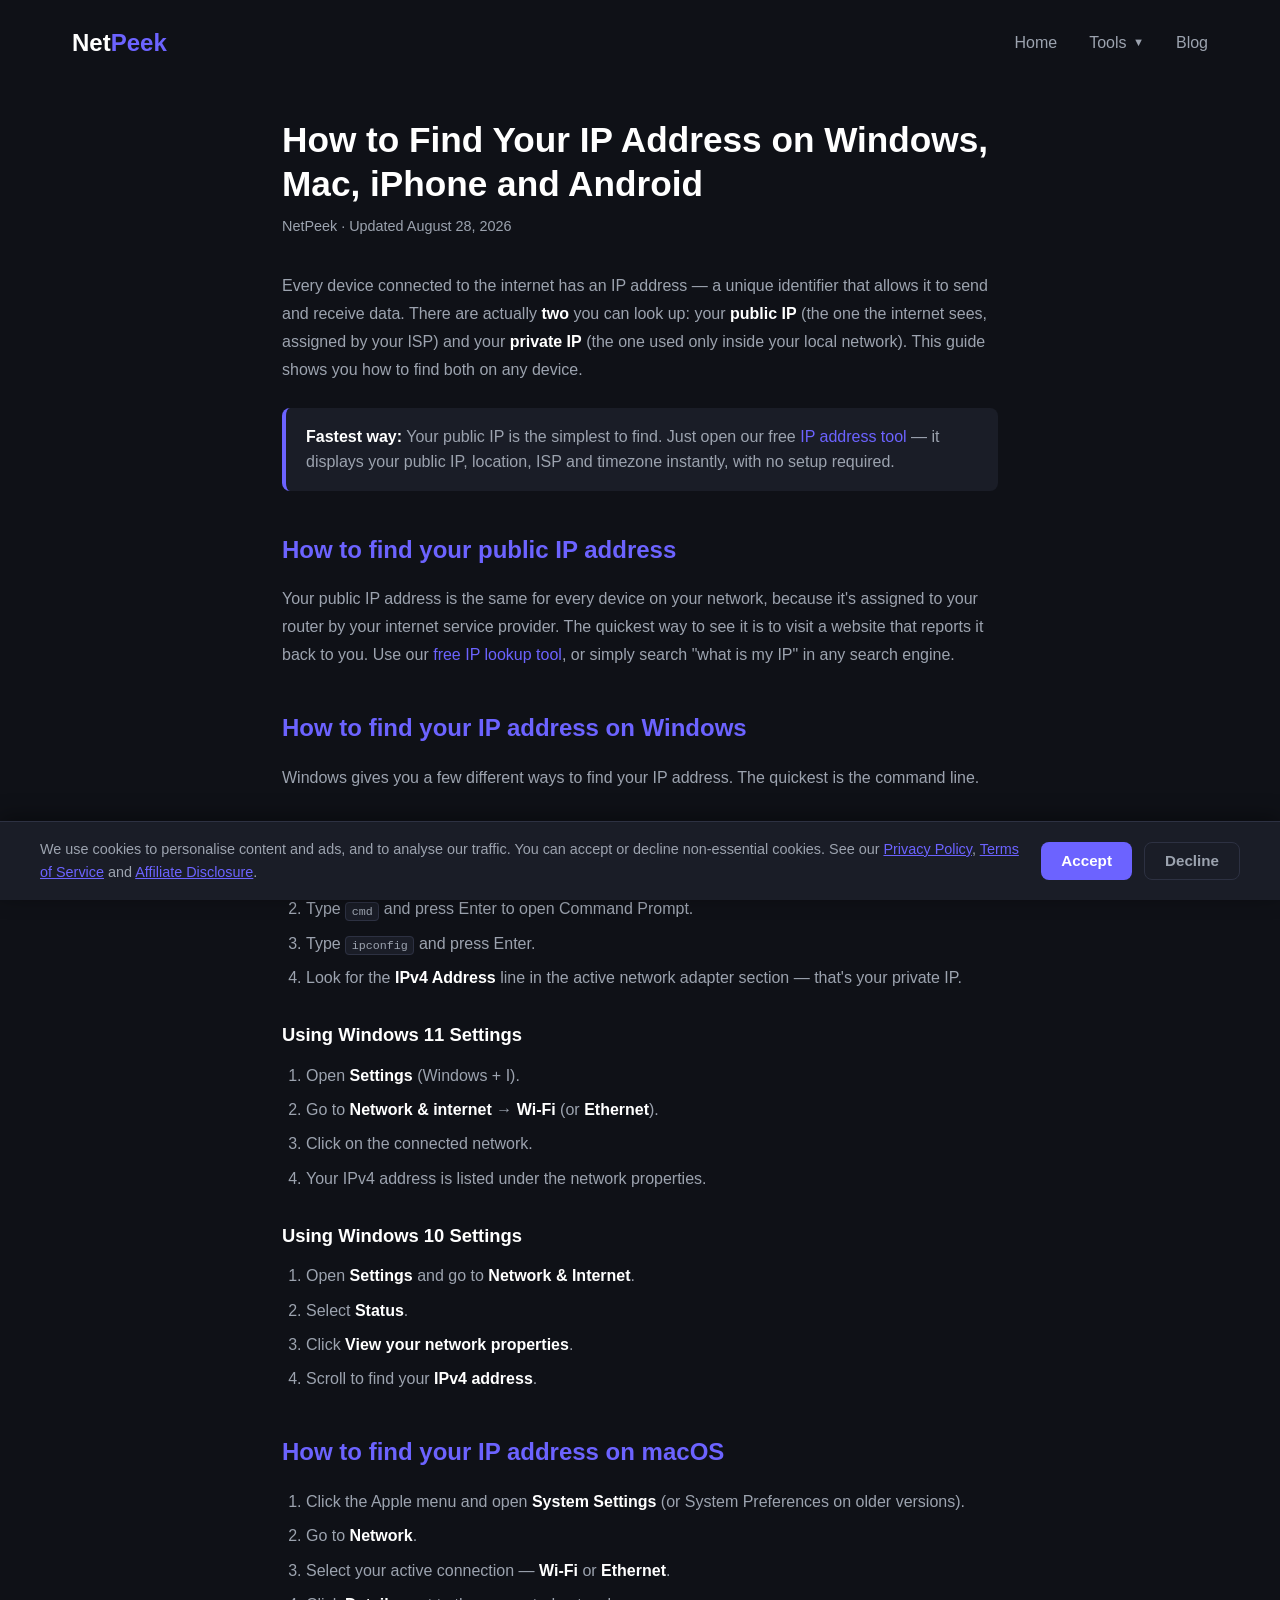
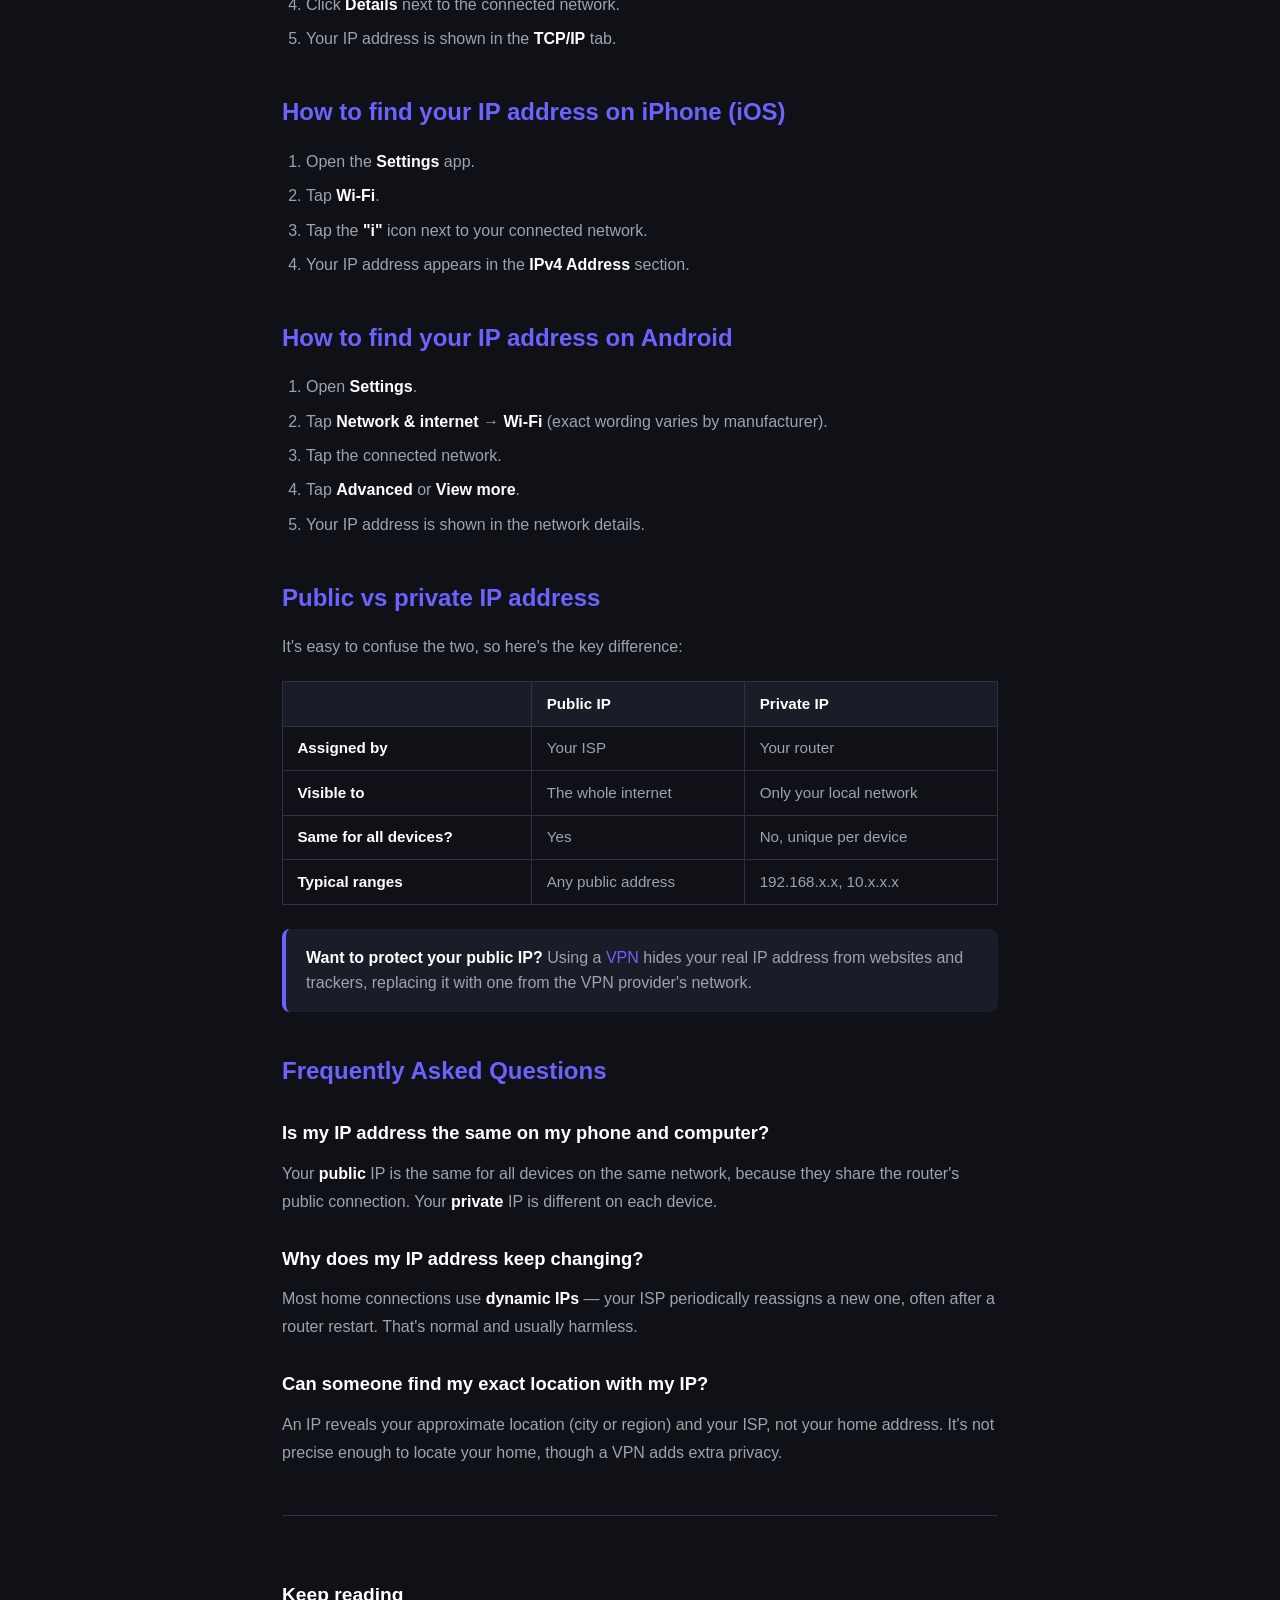
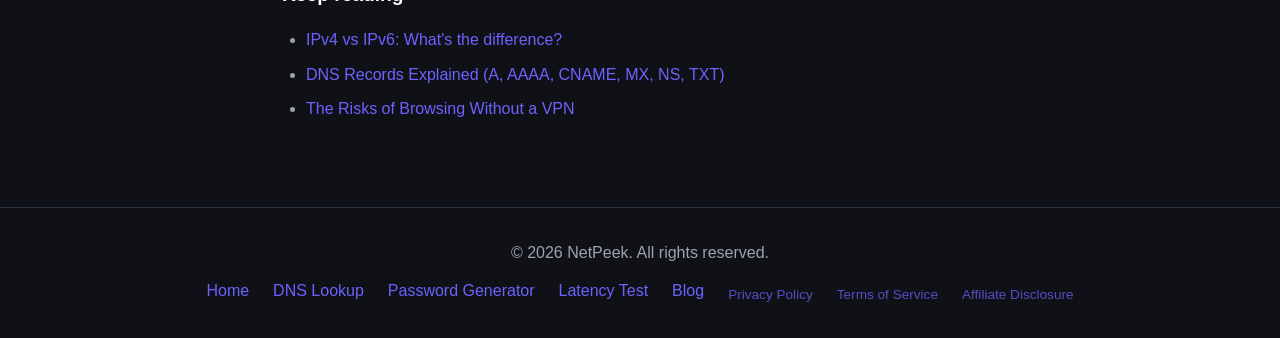
<file: blog/how-to-find-ip-address.html>
<!DOCTYPE html>
<html lang="en">
<head>
    <meta name="google-adsense-account" content="ca-pub-5983443345513035">
    <meta charset="UTF-8">
    <meta name="viewport" content="width=device-width, initial-scale=1.0">
    <link rel="icon" href="../favicon.svg" type="image/svg+xml">

    <!-- Primary SEO -->
    <title>How to Find Your IP Address on Windows, Mac, iPhone and Android</title>
    <meta name="description" content="Step-by-step guide to find your public and private IP address on Windows 11, Windows 10, macOS, iPhone and Android. Plus a free tool to see your IP instantly.">
    <link rel="canonical" href="https://netpeek.pp.ua/blog/how-to-find-ip-address">
    <meta name="impact-site-verification" value="a43b426b-34f8-4695-a357-7e26925074cf">
    <meta name="robots" content="index, follow, max-snippet:-1, max-image-preview:large">

    <!-- Open Graph -->
    <meta property="og:title" content="How to Find Your IP Address on Windows, Mac, iPhone and Android">
    <meta property="og:description" content="Step-by-step guide to find your public and private IP address on Windows, macOS, iPhone and Android.">
    <meta property="og:url" content="https://netpeek.pp.ua/blog/how-to-find-ip-address">
    <meta property="og:type" content="article">
    <meta property="og:site_name" content="NetPeek">
    <meta property="og:image" content="https://netpeek.pp.ua/og-image.png">

    <!-- Twitter/X Card -->
    <meta name="twitter:card" content="summary_large_image">
    <meta name="twitter:title" content="How to Find Your IP Address on Windows, Mac, iPhone and Android">
    <meta name="twitter:description" content="Step-by-step guide to find your public and private IP address on any device.">
    <meta name="twitter:image" content="https://netpeek.pp.ua/og-image.png">

    <!-- Article Structured Data -->
    <script type="application/ld+json">
    {
        "@context": "https://schema.org",
        "@type": "Article",
        "headline": "How to Find Your IP Address on Windows, Mac, iPhone and Android",
        "description": "Step-by-step guide to find your public and private IP address on Windows, macOS, iPhone and Android.",
        "datePublished": "2026-08-28",
        "dateModified": "2026-08-28",
        "author": { "@type": "Organization", "name": "NetPeek" },
        "publisher": { "@type": "Organization", "name": "NetPeek" },
        "mainEntityOfPage": "https://netpeek.pp.ua/blog/how-to-find-ip-address"
    }
    </script>

    <link rel="stylesheet" href="../style.css">
</head>
<body>
    <header>
        <nav aria-label="Primary navigation">
            <a href="/" class="logo" aria-label="NetPeek — Home">Net<span>Peek</span></a>
            <ul>
                <li><a href="/">Home</a></li>
                <li class="nav-item">
                    <a href="#" aria-haspopup="true" aria-label="Tools menu">Tools <span class="caret">&#9660;</span></a>
                    <div class="dropdown">
                        <a href="/dns-lookup">DNS Lookup</a>
                        <a href="/password-generator">Password Generator</a>
                        <a href="/latency-test">Latency Test</a>
                    </div>
                </li>
                <li><a href="/blog">Blog</a></li>
            </ul>
        </nav>
    </header>

    <main id="main-content">
        <article class="article">
            <h1>How to Find Your IP Address on Windows, Mac, iPhone and Android</h1>
            <p class="article-meta">NetPeek · Updated August 28, 2026</p>

            <p>Every device connected to the internet has an IP address — a unique identifier that allows it to send and receive data. There are actually <strong>two</strong> you can look up: your <strong>public IP</strong> (the one the internet sees, assigned by your ISP) and your <strong>private IP</strong> (the one used only inside your local network). This guide shows you how to find both on any device.</p>

            <div class="tip-box"><strong>Fastest way:</strong> Your public IP is the simplest to find. Just open our free <a href="/">IP address tool</a> — it displays your public IP, location, ISP and timezone instantly, with no setup required.</div>

            <h2>How to find your public IP address</h2>
            <p>Your public IP address is the same for every device on your network, because it's assigned to your router by your internet service provider. The quickest way to see it is to visit a website that reports it back to you. Use our <a href="/">free IP lookup tool</a>, or simply search "what is my IP" in any search engine.</p>

            <h2>How to find your IP address on Windows</h2>
            <p>Windows gives you a few different ways to find your IP address. The quickest is the command line.</p>

            <h3>Using Command Prompt (all Windows versions)</h3>
            <ol>
                <li>Press <strong>Windows + R</strong> to open the Run dialog.</li>
                <li>Type <code>cmd</code> and press Enter to open Command Prompt.</li>
                <li>Type <code>ipconfig</code> and press Enter.</li>
                <li>Look for the <strong>IPv4 Address</strong> line in the active network adapter section — that's your private IP.</li>
            </ol>

            <h3>Using Windows 11 Settings</h3>
            <ol>
                <li>Open <strong>Settings</strong> (Windows + I).</li>
                <li>Go to <strong>Network &amp; internet</strong> → <strong>Wi-Fi</strong> (or <strong>Ethernet</strong>).</li>
                <li>Click on the connected network.</li>
                <li>Your IPv4 address is listed under the network properties.</li>
            </ol>

            <h3>Using Windows 10 Settings</h3>
            <ol>
                <li>Open <strong>Settings</strong> and go to <strong>Network &amp; Internet</strong>.</li>
                <li>Select <strong>Status</strong>.</li>
                <li>Click <strong>View your network properties</strong>.</li>
                <li>Scroll to find your <strong>IPv4 address</strong>.</li>
            </ol>

            <h2>How to find your IP address on macOS</h2>
            <ol>
                <li>Click the Apple menu and open <strong>System Settings</strong> (or System Preferences on older versions).</li>
                <li>Go to <strong>Network</strong>.</li>
                <li>Select your active connection — <strong>Wi-Fi</strong> or <strong>Ethernet</strong>.</li>
                <li>Click <strong>Details</strong> next to the connected network.</li>
                <li>Your IP address is shown in the <strong>TCP/IP</strong> tab.</li>
            </ol>

            <h2>How to find your IP address on iPhone (iOS)</h2>
            <ol>
                <li>Open the <strong>Settings</strong> app.</li>
                <li>Tap <strong>Wi-Fi</strong>.</li>
                <li>Tap the <strong>"i"</strong> icon next to your connected network.</li>
                <li>Your IP address appears in the <strong>IPv4 Address</strong> section.</li>
            </ol>

            <h2>How to find your IP address on Android</h2>
            <ol>
                <li>Open <strong>Settings</strong>.</li>
                <li>Tap <strong>Network &amp; internet</strong> → <strong>Wi-Fi</strong> (exact wording varies by manufacturer).</li>
                <li>Tap the connected network.</li>
                <li>Tap <strong>Advanced</strong> or <strong>View more</strong>.</li>
                <li>Your IP address is shown in the network details.</li>
            </ol>

            <h2>Public vs private IP address</h2>
            <p>It's easy to confuse the two, so here's the key difference:</p>
            <table>
                <thead>
                    <tr><th></th><th>Public IP</th><th>Private IP</th></tr>
                </thead>
                <tbody>
                    <tr><td><strong>Assigned by</strong></td><td>Your ISP</td><td>Your router</td></tr>
                    <tr><td><strong>Visible to</strong></td><td>The whole internet</td><td>Only your local network</td></tr>
                    <tr><td><strong>Same for all devices?</strong></td><td>Yes</td><td>No, unique per device</td></tr>
                    <tr><td><strong>Typical ranges</strong></td><td>Any public address</td><td>192.168.x.x, 10.x.x.x</td></tr>
                </tbody>
            </table>

            <div class="tip-box"><strong>Want to protect your public IP?</strong> Using a <a href="/">VPN</a> hides your real IP address from websites and trackers, replacing it with one from the VPN provider's network.</div>

            <h2>Frequently Asked Questions</h2>
            <h3>Is my IP address the same on my phone and computer?</h3>
            <p>Your <strong>public</strong> IP is the same for all devices on the same network, because they share the router's public connection. Your <strong>private</strong> IP is different on each device.</p>

            <h3>Why does my IP address keep changing?</h3>
            <p>Most home connections use <strong>dynamic IPs</strong> — your ISP periodically reassigns a new one, often after a router restart. That's normal and usually harmless.</p>

            <h3>Can someone find my exact location with my IP?</h3>
            <p>An IP reveals your approximate location (city or region) and your ISP, not your home address. It's not precise enough to locate your home, though a VPN adds extra privacy.</p>

            <div class="other-articles">
                <h2>Keep reading</h2>
                <ul>
                    <li><a href="/blog/ipv4-vs-ipv6">IPv4 vs IPv6: What's the difference?</a></li>
                    <li><a href="/blog/dns-records-explained">DNS Records Explained (A, AAAA, CNAME, MX, NS, TXT)</a></li>
                    <li><a href="/blog/why-you-need-a-vpn">The Risks of Browsing Without a VPN</a></li>
                </ul>
            </div>
        </article>
    </main>

    <footer>
        <p>&copy; 2026 NetPeek. All rights reserved.</p>
        <div class="footer-links">
            <a href="/">Home</a>
            <a href="/dns-lookup">DNS Lookup</a>
            <a href="/password-generator">Password Generator</a>
            <a href="/latency-test">Latency Test</a>
            <a href="/blog">Blog</a>
                <div class="footer-links footer-legal">
            <a href="/privacy">Privacy Policy</a>
            <a href="/terms">Terms of Service</a>
            <a href="/affiliate-disclosure">Affiliate Disclosure</a>
            </div>
        </div>
    </footer>

    <script defer src="../script.js"></script>
    <div id="cookie-banner" class="cookie-banner" role="dialog" aria-label="Cookie consent">
        <div class="cookie-banner-inner">
            <p>We use cookies to personalise content and ads, and to analyse our traffic. You can accept or decline non-essential cookies. See our <a href="/privacy">Privacy Policy</a>, <a href="/terms">Terms of Service</a> and <a href="/affiliate-disclosure">Affiliate Disclosure</a>.</p>
            <div class="cookie-actions">
                <button id="cookie-accept" class="tool-btn">Accept</button>
                <button id="cookie-decline" class="tool-btn cookie-decline">Decline</button>
            </div>
        </div>
    </div>

</body>
</html>
</file>
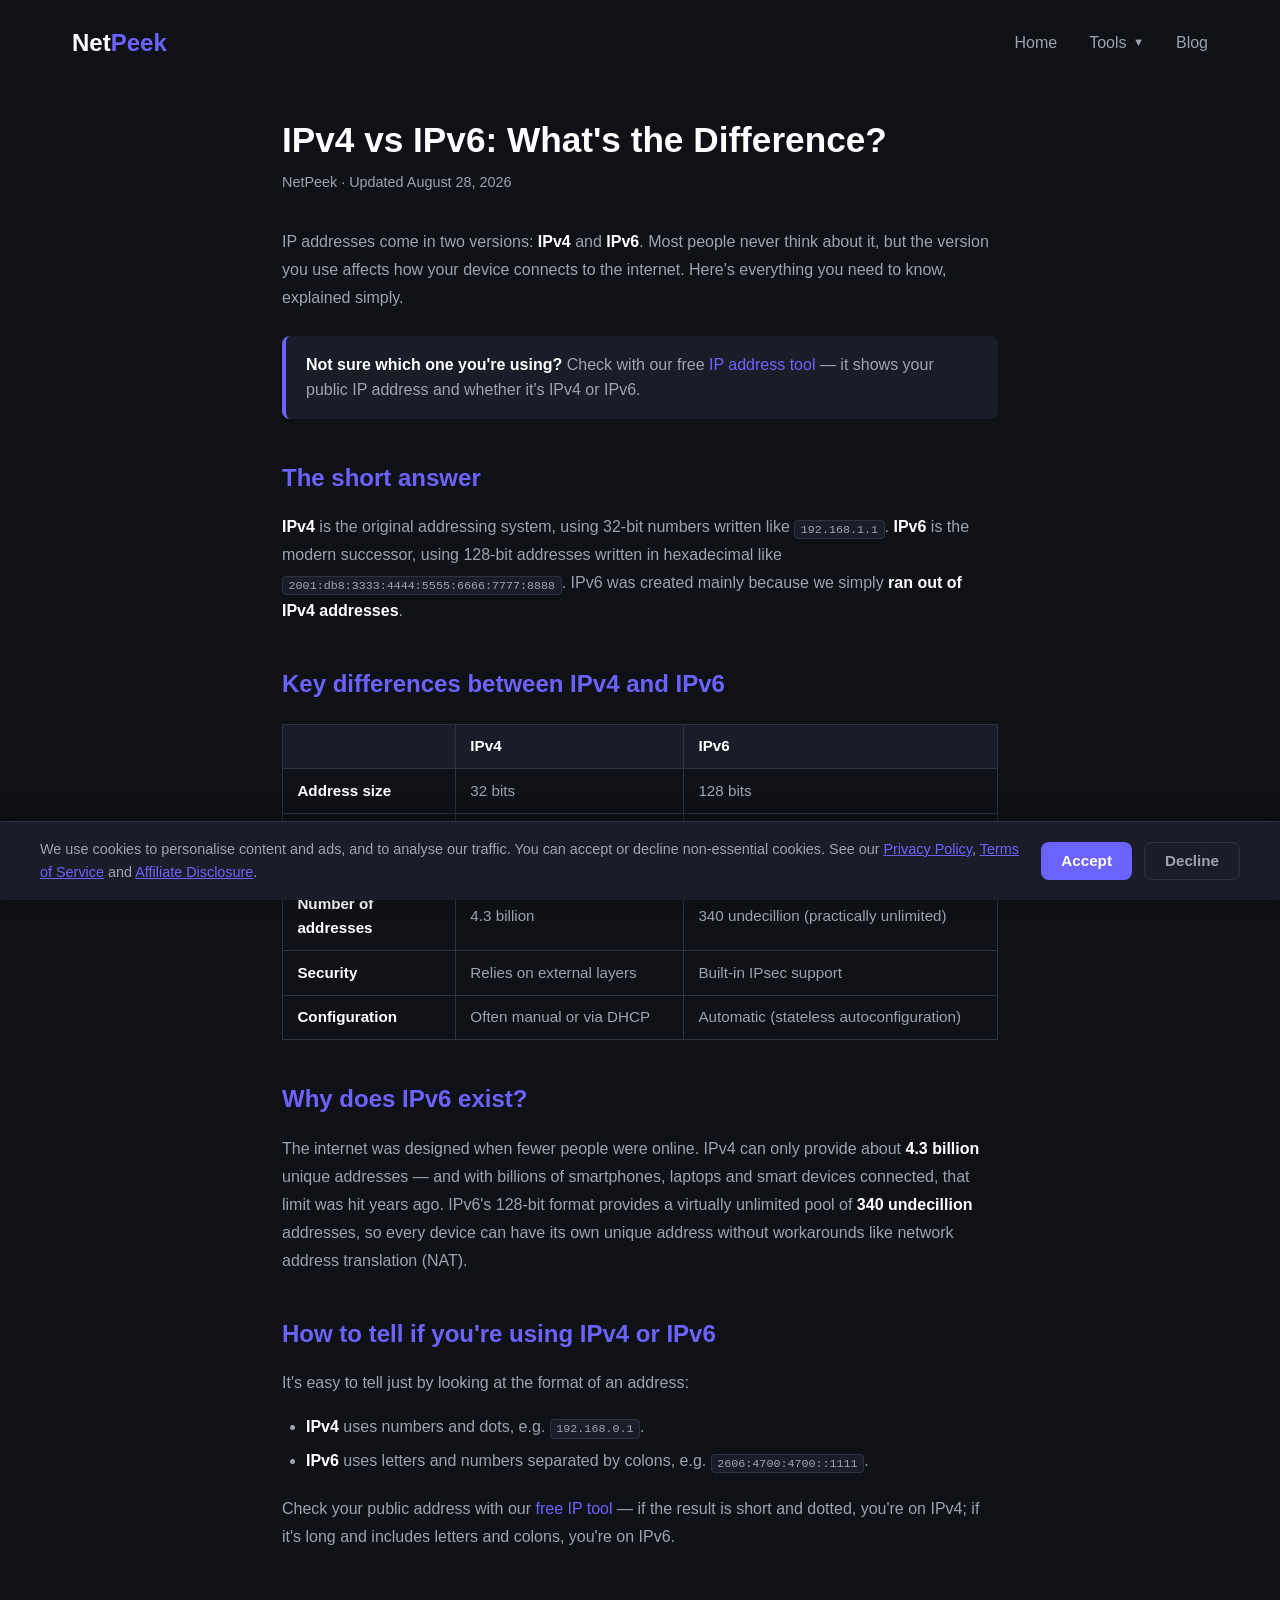
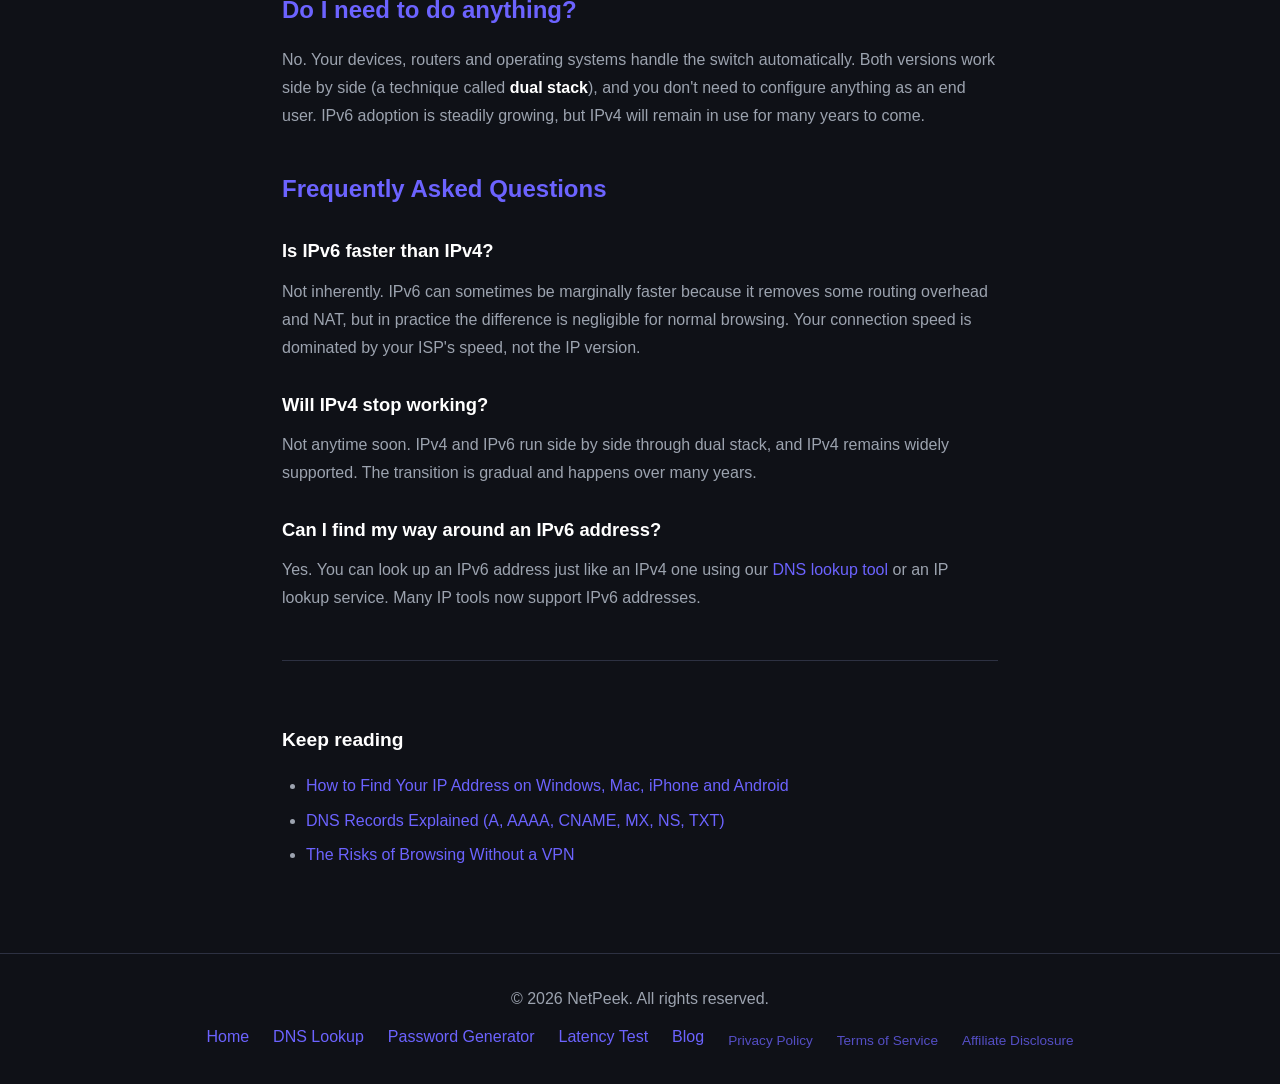
<file: blog/ipv4-vs-ipv6.html>
<!DOCTYPE html>
<html lang="en">
<head>
    <meta name="google-adsense-account" content="ca-pub-5983443345513035">
    <meta charset="UTF-8">
    <meta name="viewport" content="width=device-width, initial-scale=1.0">
    <link rel="icon" href="../favicon.svg" type="image/svg+xml">

    <!-- Primary SEO -->
    <title>IPv4 vs IPv6: What's the Difference?</title>
    <meta name="description" content="IPv4 vs IPv6 explained simply. Learn the key differences between IPv4 and IPv6 addresses, why IPv6 exists, how to tell them apart, and which one you're using.">
    <link rel="canonical" href="https://netpeek.pp.ua/blog/ipv4-vs-ipv6">
    <meta name="impact-site-verification" value="a43b426b-34f8-4695-a357-7e26925074cf">
    <meta name="robots" content="index, follow, max-snippet:-1, max-image-preview:large">

    <!-- Open Graph -->
    <meta property="og:title" content="IPv4 vs IPv6: What's the Difference?">
    <meta property="og:description" content="IPv4 vs IPv6 explained simply. Learn the key differences, why IPv6 exists, and how to tell them apart.">
    <meta property="og:url" content="https://netpeek.pp.ua/blog/ipv4-vs-ipv6">
    <meta property="og:type" content="article">
    <meta property="og:site_name" content="NetPeek">
    <meta property="og:image" content="https://netpeek.pp.ua/og-image.png">

    <!-- Twitter/X Card -->
    <meta name="twitter:card" content="summary_large_image">
    <meta name="twitter:title" content="IPv4 vs IPv6: What's the Difference?">
    <meta name="twitter:description" content="IPv4 vs IPv6 explained simply.">
    <meta name="twitter:image" content="https://netpeek.pp.ua/og-image.png">

    <!-- Article Structured Data -->
    <script type="application/ld+json">
    {
        "@context": "https://schema.org",
        "@type": "Article",
        "headline": "IPv4 vs IPv6: What's the Difference?",
        "description": "IPv4 vs IPv6 explained simply. Learn the key differences between IPv4 and IPv6 addresses and which one you're using.",
        "datePublished": "2026-08-28",
        "dateModified": "2026-08-28",
        "author": { "@type": "Organization", "name": "NetPeek" },
        "publisher": { "@type": "Organization", "name": "NetPeek" },
        "mainEntityOfPage": "https://netpeek.pp.ua/blog/ipv4-vs-ipv6"
    }
    </script>

    <link rel="stylesheet" href="../style.css">
</head>
<body>
    <header>
        <nav aria-label="Primary navigation">
            <a href="/" class="logo" aria-label="NetPeek — Home">Net<span>Peek</span></a>
            <ul>
                <li><a href="/">Home</a></li>
                <li class="nav-item">
                    <a href="#" aria-haspopup="true" aria-label="Tools menu">Tools <span class="caret">&#9660;</span></a>
                    <div class="dropdown">
                        <a href="/dns-lookup">DNS Lookup</a>
                        <a href="/password-generator">Password Generator</a>
                        <a href="/latency-test">Latency Test</a>
                    </div>
                </li>
                <li><a href="/blog">Blog</a></li>
            </ul>
        </nav>
    </header>

    <main id="main-content">
        <article class="article">
            <h1>IPv4 vs IPv6: What's the Difference?</h1>
            <p class="article-meta">NetPeek · Updated August 28, 2026</p>

            <p>IP addresses come in two versions: <strong>IPv4</strong> and <strong>IPv6</strong>. Most people never think about it, but the version you use affects how your device connects to the internet. Here's everything you need to know, explained simply.</p>

            <div class="tip-box"><strong>Not sure which one you're using?</strong> Check with our free <a href="/">IP address tool</a> — it shows your public IP address and whether it's IPv4 or IPv6.</div>

            <h2>The short answer</h2>
            <p><strong>IPv4</strong> is the original addressing system, using 32-bit numbers written like <code>192.168.1.1</code>. <strong>IPv6</strong> is the modern successor, using 128-bit addresses written in hexadecimal like <code>2001:db8:3333:4444:5555:6666:7777:8888</code>. IPv6 was created mainly because we simply <strong>ran out of IPv4 addresses</strong>.</p>

            <h2>Key differences between IPv4 and IPv6</h2>
            <table>
                <thead>
                    <tr><th></th><th>IPv4</th><th>IPv6</th></tr>
                </thead>
                <tbody>
                    <tr><td><strong>Address size</strong></td><td>32 bits</td><td>128 bits</td></tr>
                    <tr><td><strong>Format</strong></td><td>Decimal, dotted (e.g. 192.168.1.1)</td><td>Hexadecimal, colon-separated (e.g. 2001:db8::1)</td></tr>
                    <tr><td><strong>Number of addresses</strong></td><td>4.3 billion</td><td>340 undecillion (practically unlimited)</td></tr>
                    <tr><td><strong>Security</strong></td><td>Relies on external layers</td><td>Built-in IPsec support</td></tr>
                    <tr><td><strong>Configuration</strong></td><td>Often manual or via DHCP</td><td>Automatic (stateless autoconfiguration)</td></tr>
                </tbody>
            </table>

            <h2>Why does IPv6 exist?</h2>
            <p>The internet was designed when fewer people were online. IPv4 can only provide about <strong>4.3 billion</strong> unique addresses — and with billions of smartphones, laptops and smart devices connected, that limit was hit years ago. IPv6's 128-bit format provides a virtually unlimited pool of <strong>340 undecillion</strong> addresses, so every device can have its own unique address without workarounds like network address translation (NAT).</p>

            <h2>How to tell if you're using IPv4 or IPv6</h2>
            <p>It's easy to tell just by looking at the format of an address:</p>
            <ul>
                <li><strong>IPv4</strong> uses numbers and dots, e.g. <code>192.168.0.1</code>.</li>
                <li><strong>IPv6</strong> uses letters and numbers separated by colons, e.g. <code>2606:4700:4700::1111</code>.</li>
            </ul>
            <p>Check your public address with our <a href="/">free IP tool</a> — if the result is short and dotted, you're on IPv4; if it's long and includes letters and colons, you're on IPv6.</p>

            <h2>Do I need to do anything?</h2>
            <p>No. Your devices, routers and operating systems handle the switch automatically. Both versions work side by side (a technique called <strong>dual stack</strong>), and you don't need to configure anything as an end user. IPv6 adoption is steadily growing, but IPv4 will remain in use for many years to come.</p>

            <h2>Frequently Asked Questions</h2>
            <h3>Is IPv6 faster than IPv4?</h3>
            <p>Not inherently. IPv6 can sometimes be marginally faster because it removes some routing overhead and NAT, but in practice the difference is negligible for normal browsing. Your connection speed is dominated by your ISP's speed, not the IP version.</p>

            <h3>Will IPv4 stop working?</h3>
            <p>Not anytime soon. IPv4 and IPv6 run side by side through dual stack, and IPv4 remains widely supported. The transition is gradual and happens over many years.</p>

            <h3>Can I find my way around an IPv6 address?</h3>
            <p>Yes. You can look up an IPv6 address just like an IPv4 one using our <a href="/dns-lookup">DNS lookup tool</a> or an IP lookup service. Many IP tools now support IPv6 addresses.</p>

            <div class="other-articles">
                <h2>Keep reading</h2>
                <ul>
                    <li><a href="/blog/how-to-find-ip-address">How to Find Your IP Address on Windows, Mac, iPhone and Android</a></li>
                    <li><a href="/blog/dns-records-explained">DNS Records Explained (A, AAAA, CNAME, MX, NS, TXT)</a></li>
                    <li><a href="/blog/why-you-need-a-vpn">The Risks of Browsing Without a VPN</a></li>
                </ul>
            </div>
        </article>
    </main>

    <footer>
        <p>&copy; 2026 NetPeek. All rights reserved.</p>
        <div class="footer-links">
            <a href="/">Home</a>
            <a href="/dns-lookup">DNS Lookup</a>
            <a href="/password-generator">Password Generator</a>
            <a href="/latency-test">Latency Test</a>
            <a href="/blog">Blog</a>
                <div class="footer-links footer-legal">
            <a href="/privacy">Privacy Policy</a>
            <a href="/terms">Terms of Service</a>
            <a href="/affiliate-disclosure">Affiliate Disclosure</a>
            </div>
        </div>
    </footer>

    <script defer src="../script.js"></script>
    <div id="cookie-banner" class="cookie-banner" role="dialog" aria-label="Cookie consent">
        <div class="cookie-banner-inner">
            <p>We use cookies to personalise content and ads, and to analyse our traffic. You can accept or decline non-essential cookies. See our <a href="/privacy">Privacy Policy</a>, <a href="/terms">Terms of Service</a> and <a href="/affiliate-disclosure">Affiliate Disclosure</a>.</p>
            <div class="cookie-actions">
                <button id="cookie-accept" class="tool-btn">Accept</button>
                <button id="cookie-decline" class="tool-btn cookie-decline">Decline</button>
            </div>
        </div>
    </div>

</body>
</html>
</file>
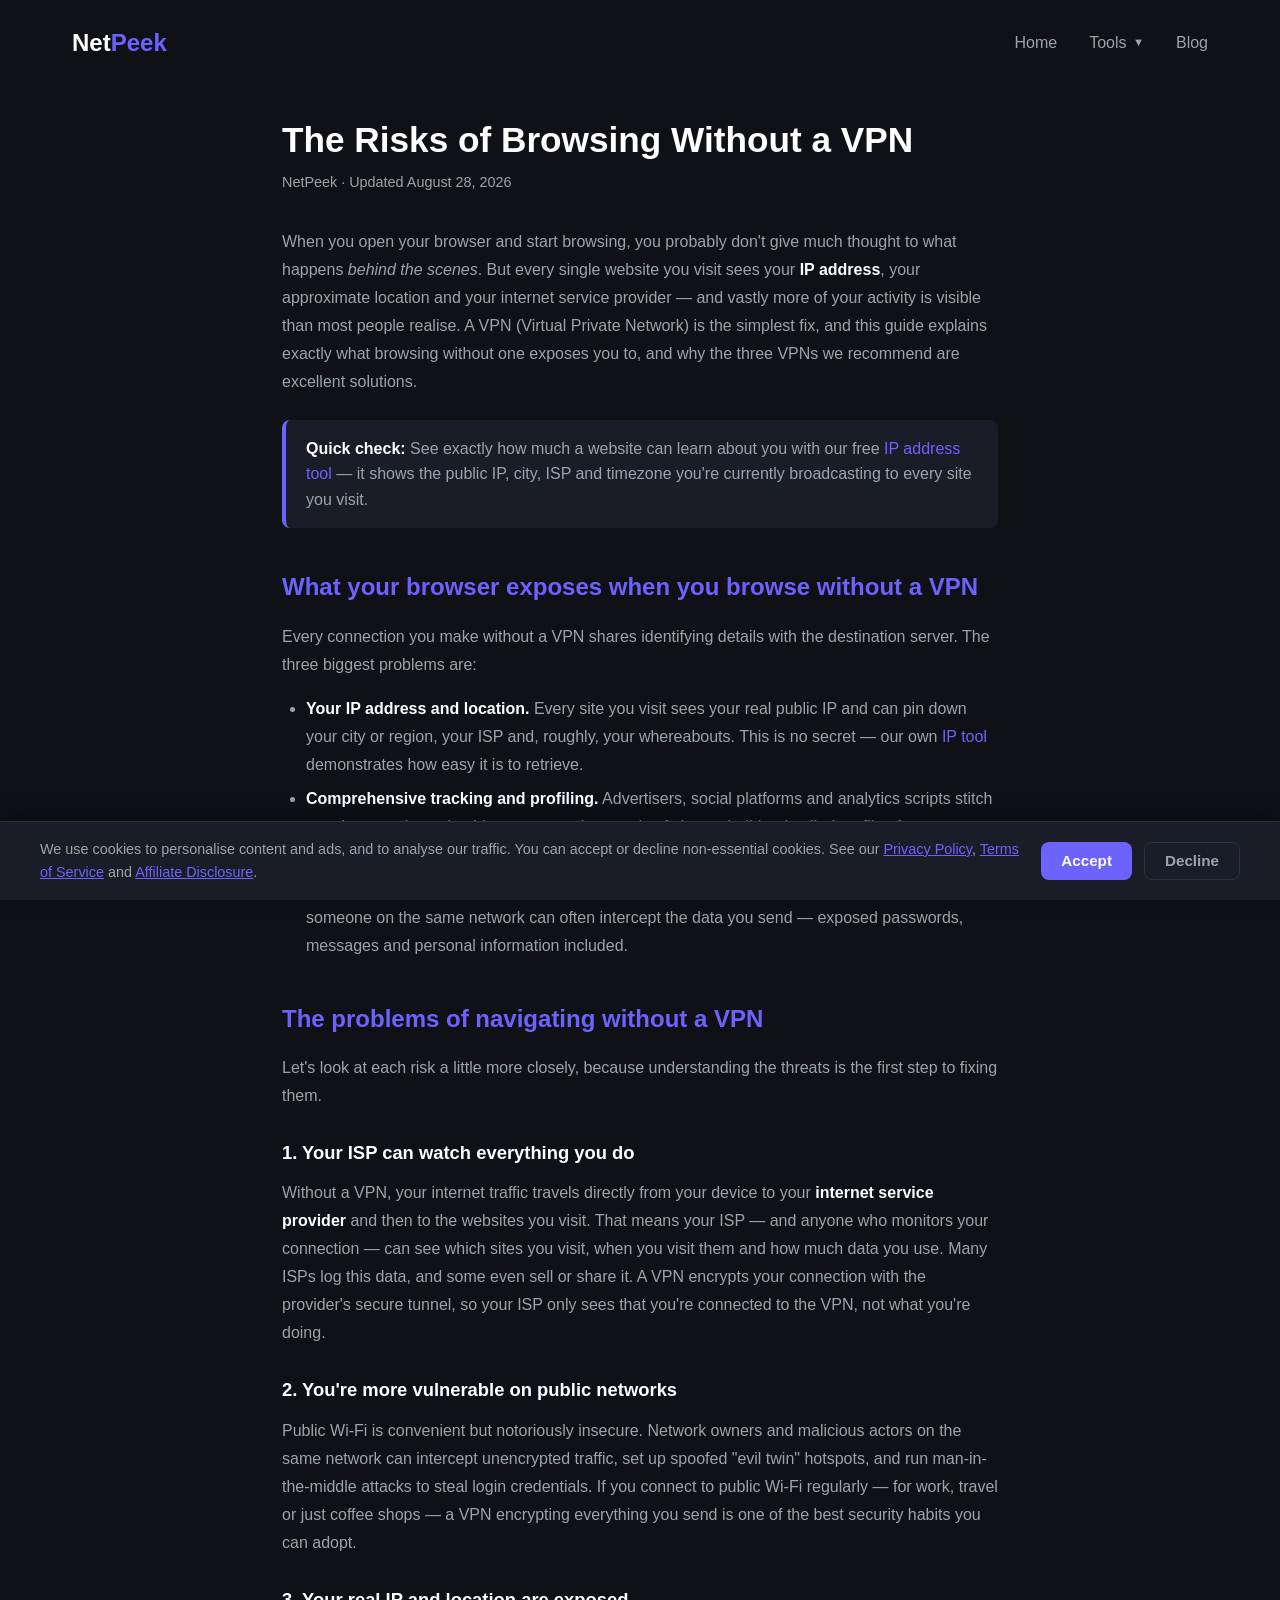
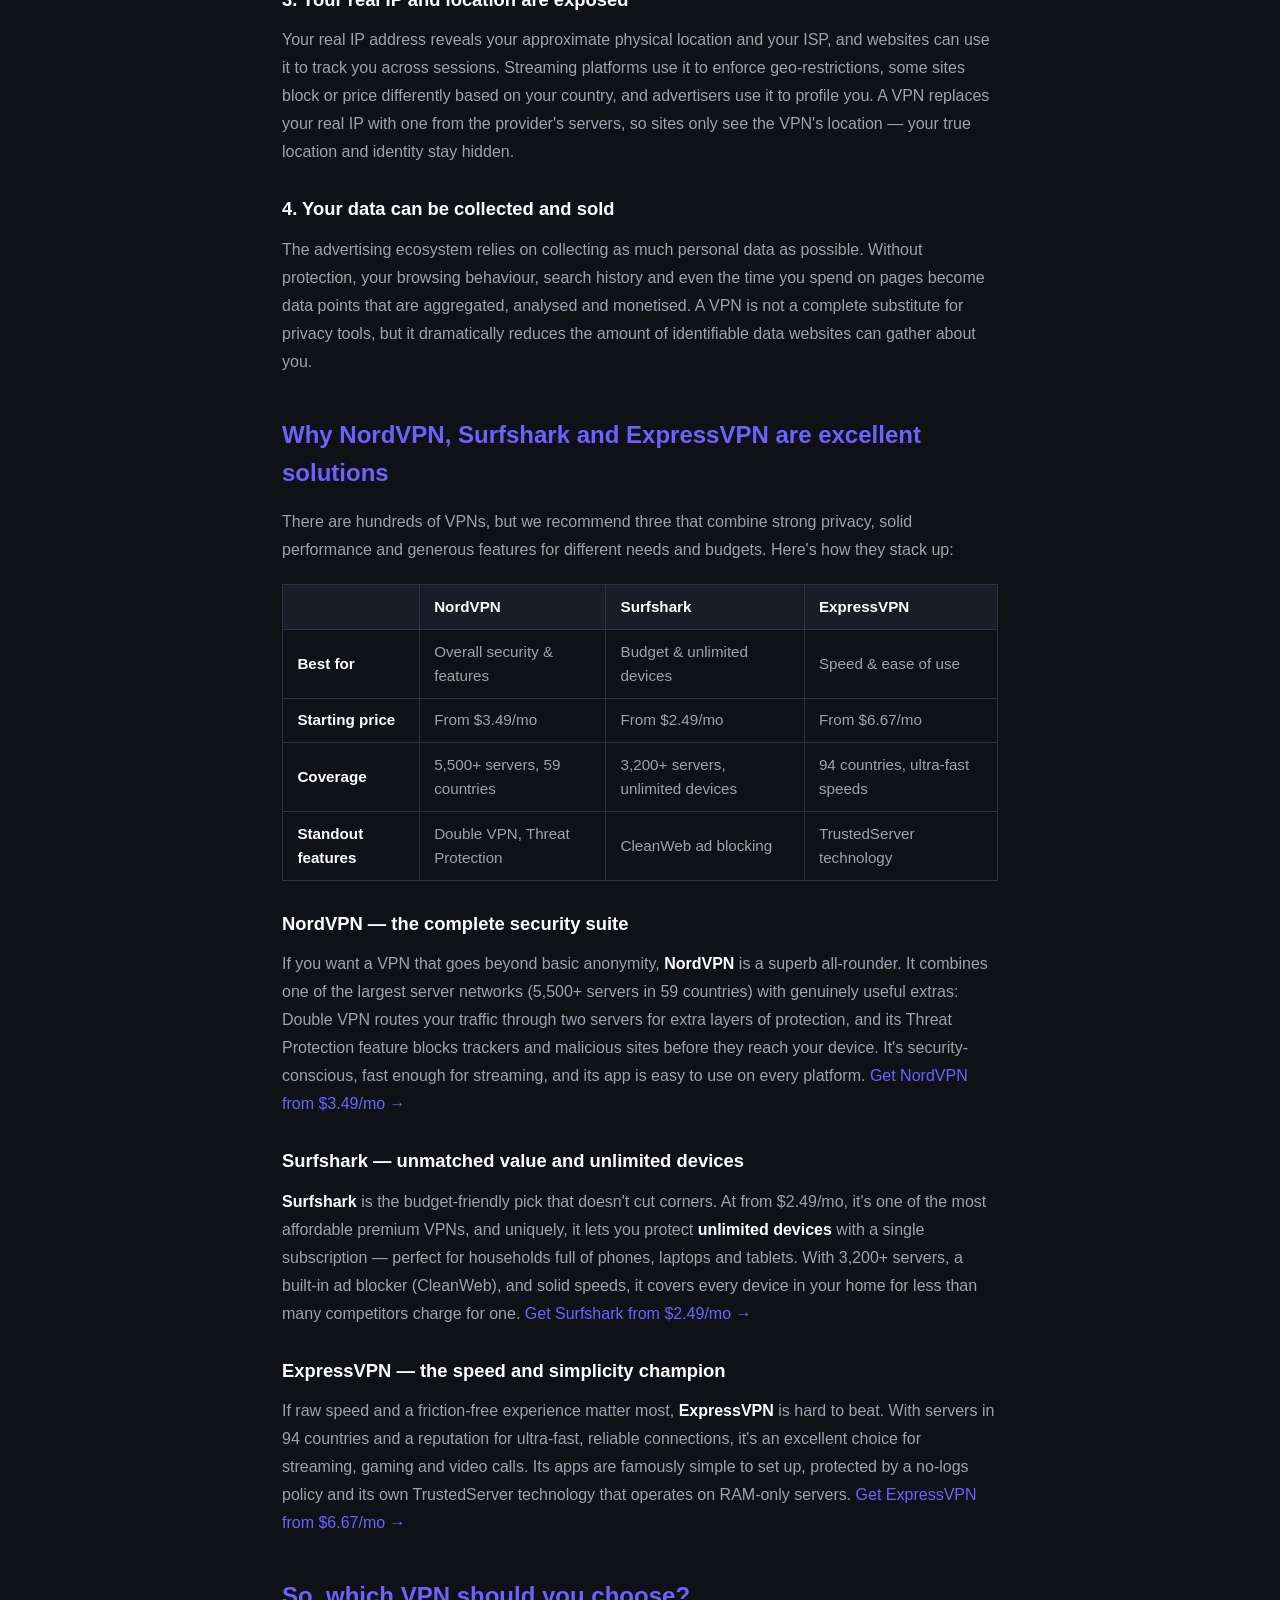
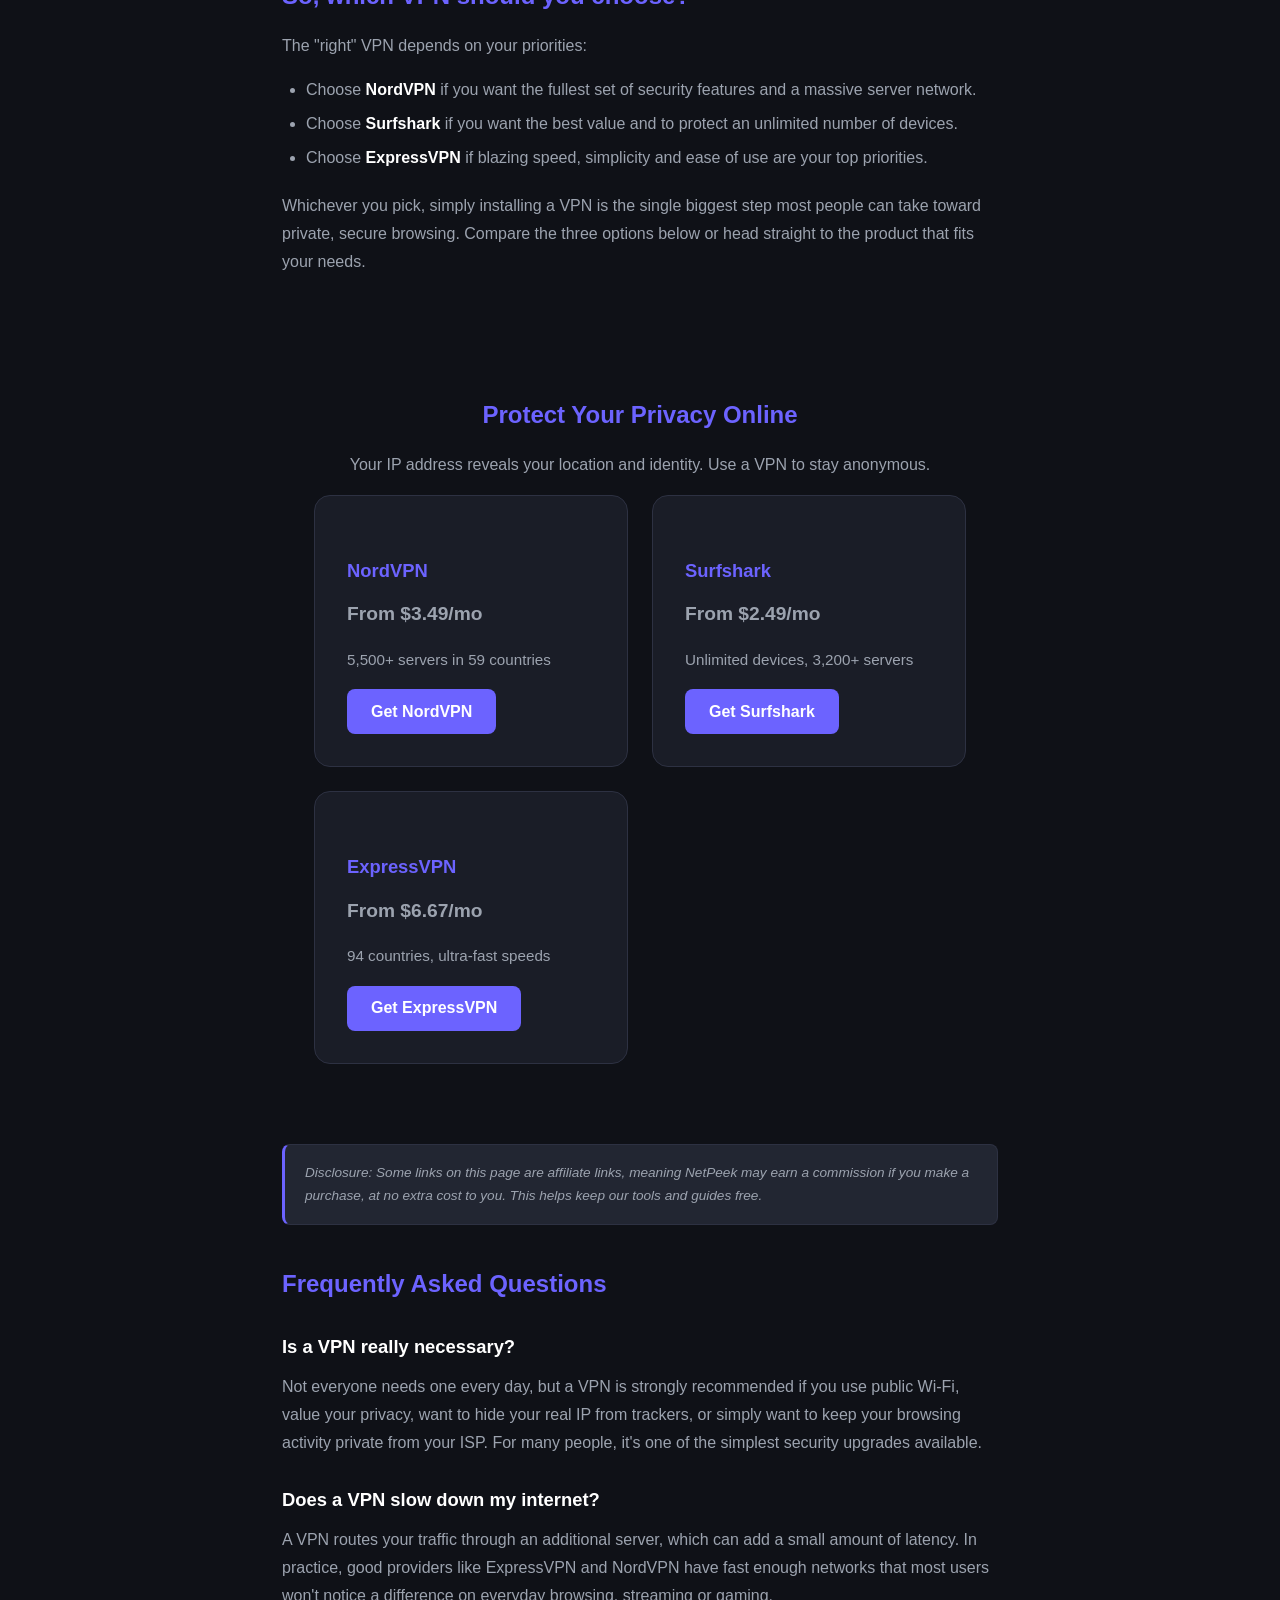
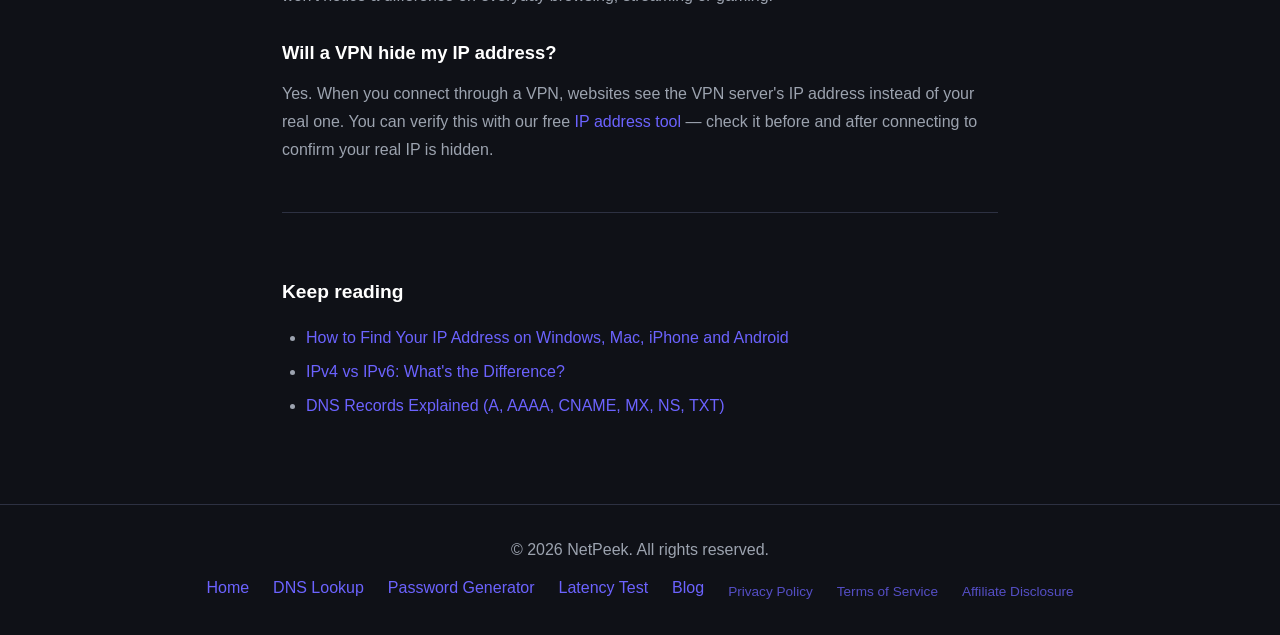
<file: blog/why-you-need-a-vpn.html>
<!DOCTYPE html>
<html lang="en">
<head>
    <meta name="google-adsense-account" content="ca-pub-5983443345513035">
    <meta charset="UTF-8">
    <meta name="viewport" content="width=device-width, initial-scale=1.0">
    <link rel="icon" href="../favicon.svg" type="image/svg+xml">

    <!-- Primary SEO -->
    <title>The Risks of Browsing Without a VPN</title>
    <meta name="description" content="What really happens when you browse without a VPN — tracking, data collection, IP exposure and insecure public Wi-Fi. Plus why NordVPN, Surfshark and ExpressVPN are excellent solutions.">
    <link rel="canonical" href="https://netpeek.pp.ua/blog/why-you-need-a-vpn">
    <meta name="impact-site-verification" value="a43b426b-34f8-4695-a357-7e26925074cf">
    <meta name="robots" content="index, follow, max-snippet:-1, max-image-preview:large">

    <!-- Open Graph -->
    <meta property="og:title" content="The Risks of Browsing Without a VPN">
    <meta property="og:description" content="What really happens when you browse without a VPN, and why NordVPN, Surfshark and ExpressVPN are excellent solutions.">
    <meta property="og:url" content="https://netpeek.pp.ua/blog/why-you-need-a-vpn">
    <meta property="og:type" content="article">
    <meta property="og:site_name" content="NetPeek">
    <meta property="og:image" content="https://netpeek.pp.ua/og-image.png">

    <!-- Twitter/X Card -->
    <meta name="twitter:card" content="summary_large_image">
    <meta name="twitter:title" content="The Risks of Browsing Without a VPN">
    <meta name="twitter:description" content="What really happens when you browse without a VPN, and why NordVPN, Surfshark and ExpressVPN are excellent solutions.">
    <meta name="twitter:image" content="https://netpeek.pp.ua/og-image.png">

    <!-- Article Structured Data -->
    <script type="application/ld+json">
    {
        "@context": "https://schema.org",
        "@type": "Article",
        "headline": "The Risks of Browsing Without a VPN",
        "description": "What really happens when you browse without a VPN — tracking, data collection, IP exposure and insecure public Wi-Fi. Plus why NordVPN, Surfshark and ExpressVPN are excellent solutions.",
        "datePublished": "2026-08-28",
        "dateModified": "2026-08-28",
        "author": { "@type": "Organization", "name": "NetPeek" },
        "publisher": { "@type": "Organization", "name": "NetPeek" },
        "mainEntityOfPage": "https://netpeek.pp.ua/blog/why-you-need-a-vpn"
    }
    </script>

    <link rel="stylesheet" href="../style.css">
</head>
<body>
    <header>
        <nav aria-label="Primary navigation">
            <a href="/" class="logo" aria-label="NetPeek — Home">Net<span>Peek</span></a>
            <ul>
                <li><a href="/">Home</a></li>
                <li class="nav-item">
                    <a href="#" aria-haspopup="true" aria-label="Tools menu">Tools <span class="caret">&#9660;</span></a>
                    <div class="dropdown">
                        <a href="/dns-lookup">DNS Lookup</a>
                        <a href="/password-generator">Password Generator</a>
                        <a href="/latency-test">Latency Test</a>
                    </div>
                </li>
                <li><a href="/blog">Blog</a></li>
            </ul>
        </nav>
    </header>

    <main id="main-content">
        <article class="article">
            <h1>The Risks of Browsing Without a VPN</h1>
            <p class="article-meta">NetPeek · Updated August 28, 2026</p>

            <p>When you open your browser and start browsing, you probably don't give much thought to what happens <em>behind the scenes</em>. But every single website you visit sees your <strong>IP address</strong>, your approximate location and your internet service provider — and vastly more of your activity is visible than most people realise. A VPN (Virtual Private Network) is the simplest fix, and this guide explains exactly what browsing without one exposes you to, and why the three VPNs we recommend are excellent solutions.</p>

            <div class="tip-box"><strong>Quick check:</strong> See exactly how much a website can learn about you with our free <a href="/">IP address tool</a> — it shows the public IP, city, ISP and timezone you're currently broadcasting to every site you visit.</div>

            <h2>What your browser exposes when you browse without a VPN</h2>
            <p>Every connection you make without a VPN shares identifying details with the destination server. The three biggest problems are:</p>
            <ul>
                <li><strong>Your IP address and location.</strong> Every site you visit sees your real public IP and can pin down your city or region, your ISP and, roughly, your whereabouts. This is no secret — our own <a href="/">IP tool</a> demonstrates how easy it is to retrieve.</li>
                <li><strong>Comprehensive tracking and profiling.</strong> Advertisers, social platforms and analytics scripts stitch together your browsing history across thousands of sites to build a detailed profile of your interests, habits and identity. Browsing "anonymously" without protection is an illusion.</li>
                <li><strong>Unencrypted traffic on public Wi-Fi.</strong> When you connect to free Wi-Fi in a café, airport or hotel, someone on the same network can often intercept the data you send — exposed passwords, messages and personal information included.</li>
            </ul>

            <h2>The problems of navigating without a VPN</h2>
            <p>Let's look at each risk a little more closely, because understanding the threats is the first step to fixing them.</p>

            <h3>1. Your ISP can watch everything you do</h3>
            <p>Without a VPN, your internet traffic travels directly from your device to your <strong>internet service provider</strong> and then to the websites you visit. That means your ISP — and anyone who monitors your connection — can see which sites you visit, when you visit them and how much data you use. Many ISPs log this data, and some even sell or share it. A VPN encrypts your connection with the provider's secure tunnel, so your ISP only sees that you're connected to the VPN, not what you're doing.</p>

            <h3>2. You're more vulnerable on public networks</h3>
            <p>Public Wi-Fi is convenient but notoriously insecure. Network owners and malicious actors on the same network can intercept unencrypted traffic, set up spoofed "evil twin" hotspots, and run man-in-the-middle attacks to steal login credentials. If you connect to public Wi-Fi regularly — for work, travel or just coffee shops — a VPN encrypting everything you send is one of the best security habits you can adopt.</p>

            <h3>3. Your real IP and location are exposed</h3>
            <p>Your real IP address reveals your approximate physical location and your ISP, and websites can use it to track you across sessions. Streaming platforms use it to enforce geo-restrictions, some sites block or price differently based on your country, and advertisers use it to profile you. A VPN replaces your real IP with one from the provider's servers, so sites only see the VPN's location — your true location and identity stay hidden.</p>

            <h3>4. Your data can be collected and sold</h3>
            <p>The advertising ecosystem relies on collecting as much personal data as possible. Without protection, your browsing behaviour, search history and even the time you spend on pages become data points that are aggregated, analysed and monetised. A VPN is not a complete substitute for privacy tools, but it dramatically reduces the amount of identifiable data websites can gather about you.</p>

            <h2>Why NordVPN, Surfshark and ExpressVPN are excellent solutions</h2>
            <p>There are hundreds of VPNs, but we recommend three that combine strong privacy, solid performance and generous features for different needs and budgets. Here's how they stack up:</p>

            <table>
                <thead>
                    <tr><th></th><th>NordVPN</th><th>Surfshark</th><th>ExpressVPN</th></tr>
                </thead>
                <tbody>
                    <tr><td><strong>Best for</strong></td><td>Overall security &amp; features</td><td>Budget &amp; unlimited devices</td><td>Speed &amp; ease of use</td></tr>
                    <tr><td><strong>Starting price</strong></td><td>From $3.49/mo</td><td>From $2.49/mo</td><td>From $6.67/mo</td></tr>
                    <tr><td><strong>Coverage</strong></td><td>5,500+ servers, 59 countries</td><td>3,200+ servers, unlimited devices</td><td>94 countries, ultra-fast speeds</td></tr>
                    <tr><td><strong>Standout features</strong></td><td>Double VPN, Threat Protection</td><td>CleanWeb ad blocking</td><td>TrustedServer technology</td></tr>
                </tbody>
            </table>

            <h3>NordVPN — the complete security suite</h3>
            <p>If you want a VPN that goes beyond basic anonymity, <strong>NordVPN</strong> is a superb all-rounder. It combines one of the largest server networks (5,500+ servers in 59 countries) with genuinely useful extras: Double VPN routes your traffic through two servers for extra layers of protection, and its Threat Protection feature blocks trackers and malicious sites before they reach your device. It's security-conscious, fast enough for streaming, and its app is easy to use on every platform. <a href="https://go.nordvpn.net/aff_c?offer_id=15&aff_id=XXXXX" rel="sponsored noopener noreferrer" target="_blank">Get NordVPN from $3.49/mo →</a></p>

            <h3>Surfshark — unmatched value and unlimited devices</h3>
            <p><strong>Surfshark</strong> is the budget-friendly pick that doesn't cut corners. At from $2.49/mo, it's one of the most affordable premium VPNs, and uniquely, it lets you protect <strong>unlimited devices</strong> with a single subscription — perfect for households full of phones, laptops and tablets. With 3,200+ servers, a built-in ad blocker (CleanWeb), and solid speeds, it covers every device in your home for less than many competitors charge for one. <a href="https://refer.surfshark.com/XXXXX" rel="sponsored noopener noreferrer" target="_blank">Get Surfshark from $2.49/mo →</a></p>

            <h3>ExpressVPN — the speed and simplicity champion</h3>
            <p>If raw speed and a friction-free experience matter most, <strong>ExpressVPN</strong> is hard to beat. With servers in 94 countries and a reputation for ultra-fast, reliable connections, it's an excellent choice for streaming, gaming and video calls. Its apps are famously simple to set up, protected by a no-logs policy and its own TrustedServer technology that operates on RAM-only servers. <a href="https://www.expressvpn.com/go/XXXXX" rel="sponsored noopener noreferrer" target="_blank">Get ExpressVPN from $6.67/mo →</a></p>

            <h2>So, which VPN should you choose?</h2>
            <p>The "right" VPN depends on your priorities:</p>
            <ul>
                <li>Choose <strong>NordVPN</strong> if you want the fullest set of security features and a massive server network.</li>
                <li>Choose <strong>Surfshark</strong> if you want the best value and to protect an unlimited number of devices.</li>
                <li>Choose <strong>ExpressVPN</strong> if blazing speed, simplicity and ease of use are your top priorities.</li>
            </ul>
            <p>Whichever you pick, simply installing a VPN is the single biggest step most people can take toward private, secure browsing. Compare the three options below or head straight to the product that fits your needs.</p>

            <div class="vpn-section">
                <h2>Protect Your Privacy Online</h2>
                <p>Your IP address reveals your location and identity. Use a VPN to stay anonymous.</p>
            <!-- AFFILIATE LINKS: replace placeholder tracking IDs with real impact.com links after approval (see STATUS.md) -->
            <div class="vpn-grid">
                <a href="https://go.nordvpn.net/aff_c?offer_id=15&aff_id=XXXXX" class="vpn-card" target="_blank" rel="noopener noreferrer sponsored" data-affiliate="nordvpn">
                        <h3>NordVPN</h3>
                        <p class="vpn-price">From $3.49/mo</p>
                        <p class="vpn-feature">5,500+ servers in 59 countries</p>
                        <span class="vpn-cta">Get NordVPN</span>
                    </a>
                    <a href="https://refer.surfshark.com/XXXXX" class="vpn-card" target="_blank" rel="noopener noreferrer sponsored" data-affiliate="surfshark">
                        <h3>Surfshark</h3>
                        <p class="vpn-price">From $2.49/mo</p>
                        <p class="vpn-feature">Unlimited devices, 3,200+ servers</p>
                        <span class="vpn-cta">Get Surfshark</span>
                    </a>
                    <a href="https://www.expressvpn.com/go/XXXXX" class="vpn-card" target="_blank" rel="noopener noreferrer sponsored" data-affiliate="expressvpn">
                        <h3>ExpressVPN</h3>
                        <p class="vpn-price">From $6.67/mo</p>
                        <p class="vpn-feature">94 countries, ultra-fast speeds</p>
                        <span class="vpn-cta">Get ExpressVPN</span>
                    </a>
                </div>
            </div>

            <p class="article-disclosure"><em>Disclosure: Some links on this page are affiliate links, meaning NetPeek may earn a commission if you make a purchase, at no extra cost to you. This helps keep our tools and guides free.</em></p>

            <h2>Frequently Asked Questions</h2>
            <h3>Is a VPN really necessary?</h3>
            <p>Not everyone needs one every day, but a VPN is strongly recommended if you use public Wi-Fi, value your privacy, want to hide your real IP from trackers, or simply want to keep your browsing activity private from your ISP. For many people, it's one of the simplest security upgrades available.</p>

            <h3>Does a VPN slow down my internet?</h3>
            <p>A VPN routes your traffic through an additional server, which can add a small amount of latency. In practice, good providers like ExpressVPN and NordVPN have fast enough networks that most users won't notice a difference on everyday browsing, streaming or gaming.</p>

            <h3>Will a VPN hide my IP address?</h3>
            <p>Yes. When you connect through a VPN, websites see the VPN server's IP address instead of your real one. You can verify this with our free <a href="/">IP address tool</a> — check it before and after connecting to confirm your real IP is hidden.</p>

            <div class="other-articles">
                <h2>Keep reading</h2>
                <ul>
                    <li><a href="/blog/how-to-find-ip-address">How to Find Your IP Address on Windows, Mac, iPhone and Android</a></li>
                    <li><a href="/blog/ipv4-vs-ipv6">IPv4 vs IPv6: What's the Difference?</a></li>
                    <li><a href="/blog/dns-records-explained">DNS Records Explained (A, AAAA, CNAME, MX, NS, TXT)</a></li>
                </ul>
            </div>
        </article>
    </main>

    <footer>
        <p>&copy; 2026 NetPeek. All rights reserved.</p>
        <div class="footer-links">
            <a href="/">Home</a>
            <a href="/dns-lookup">DNS Lookup</a>
            <a href="/password-generator">Password Generator</a>
            <a href="/latency-test">Latency Test</a>
            <a href="/blog">Blog</a>
                <div class="footer-links footer-legal">
            <a href="/privacy">Privacy Policy</a>
            <a href="/terms">Terms of Service</a>
            <a href="/affiliate-disclosure">Affiliate Disclosure</a>
            </div>
        </div>
    </footer>

    <script defer src="../script.js"></script>
    <div id="cookie-banner" class="cookie-banner" role="dialog" aria-label="Cookie consent">
        <div class="cookie-banner-inner">
            <p>We use cookies to personalise content and ads, and to analyse our traffic. You can accept or decline non-essential cookies. See our <a href="/privacy">Privacy Policy</a>, <a href="/terms">Terms of Service</a> and <a href="/affiliate-disclosure">Affiliate Disclosure</a>.</p>
            <div class="cookie-actions">
                <button id="cookie-accept" class="tool-btn">Accept</button>
                <button id="cookie-decline" class="tool-btn cookie-decline">Decline</button>
            </div>
        </div>
    </div>

</body>
</html>
</file>
<file: style.css>
* {
    margin: 0;
    padding: 0;
    box-sizing: border-box;
}

:root {
    --bg-primary: #0f1117;
    --bg-secondary: #1a1d27;
    --bg-card: #222632;
    --accent: #6c63ff;
    --accent-hover: #5a52d5;
    --text-primary: #ffffff;
    --text-secondary: #9ca3af;
    --border: #2d3142;
    --success: #22c55e;
}

body {
    font-family: -apple-system, BlinkMacSystemFont, 'Segoe UI', Roboto, sans-serif;
    background: var(--bg-primary);
    color: var(--text-primary);
    line-height: 1.6;
}

a {
    color: var(--accent);
    text-decoration: none;
}

/* NAV */
nav {
    display: flex;
    justify-content: space-between;
    align-items: center;
    max-width: 1200px;
    margin: 0 auto;
    padding: 1.5rem 2rem;
}

.logo {
    font-size: 1.5rem;
    font-weight: 700;
    color: var(--text-primary);
}

.logo span {
    color: var(--accent);
}

nav ul {
    display: flex;
    list-style: none;
    gap: 2rem;
}

nav ul a {
    color: var(--text-secondary);
    transition: color 0.2s;
}

nav ul a:hover {
    color: var(--text-primary);
}

/* NAV DROPDOWN */
.nav-item {
    position: relative;
}

.nav-item > a {
    display: flex;
    align-items: center;
    gap: 0.4rem;
    cursor: pointer;
}

.nav-item > a .caret {
    font-size: 0.7em;
    transition: transform 0.2s;
}

.nav-item:hover > a .caret {
    transform: rotate(180deg);
}

.dropdown {
    position: absolute;
    top: 100%;
    left: 50%;
    transform: translateX(-50%);
    background: var(--bg-card);
    border: 1px solid var(--border);
    border-radius: 12px;
    padding: 0.5rem;
    margin-top: 0.75rem;
    min-width: 190px;
    box-shadow: 0 8px 24px rgba(0, 0, 0, 0.35);
    opacity: 0;
    visibility: hidden;
    transition: opacity 0.2s, visibility 0.2s, transform 0.2s;
}

.nav-item:hover .dropdown {
    opacity: 1;
    visibility: visible;
}

.nav-item .dropdown a {
    display: block;
    padding: 0.6rem 0.9rem;
    border-radius: 8px;
    white-space: nowrap;
    font-size: 0.95rem;
}

.nav-item .dropdown a:hover {
    background: var(--bg-secondary);
    color: var(--text-primary);
}

/* HERO */
.hero {
    text-align: center;
    padding: 4rem 2rem;
}

.hero h1 {
    font-size: 2.5rem;
    margin-bottom: 2rem;
    color: var(--text-secondary);
    font-weight: 400;
}

.hero p {
    color: var(--text-secondary);
    max-width: 600px;
    margin: 0 auto 2rem;
}

.hero .dns-tool,
.hero .password-tool,
.hero .latency-tool {
    max-width: 640px;
    margin: 0 auto;
}

.ip-display {
    background: var(--bg-secondary);
    border: 2px solid var(--border);
    border-radius: 16px;
    padding: 2.5rem 3rem;
    display: inline-flex;
    align-items: center;
    justify-content: center;
    min-width: 400px;
    min-height: 100px;
    position: relative;
}

.ip-address {
    font-size: 3rem;
    font-weight: 700;
    letter-spacing: 2px;
    font-family: 'Courier New', monospace;
    color: var(--accent);
}

.spinner {
    width: 40px;
    height: 40px;
    border: 4px solid var(--border);
    border-top-color: var(--accent);
    border-radius: 50%;
    animation: spin 0.8s linear infinite;
}

.spinner.hidden {
    display: none;
}

@keyframes spin {
    to { transform: rotate(360deg); }
}

.copy-btn {
    margin-top: 1.5rem;
    padding: 0.75rem 2rem;
    background: var(--accent);
    color: white;
    border: none;
    border-radius: 8px;
    font-size: 1rem;
    cursor: pointer;
    transition: background 0.2s, transform 0.1s;
}

.copy-btn:hover {
    background: var(--accent-hover);
    transform: translateY(-1px);
}

.copy-btn.copied {
    background: var(--success);
}

/* IP INFO */
.ip-info {
    max-width: 1200px;
    margin: 0 auto;
    padding: 2rem;
}

.info-grid {
    display: grid;
    grid-template-columns: repeat(auto-fit, minmax(200px, 1fr));
    gap: 1rem;
}

.info-card {
    background: var(--bg-secondary);
    border: 1px solid var(--border);
    border-radius: 12px;
    padding: 1.25rem;
}

.info-card .label {
    display: block;
    font-size: 0.85rem;
    color: var(--text-secondary);
    margin-bottom: 0.5rem;
    text-transform: uppercase;
    letter-spacing: 1px;
}

.info-card .value {
    font-size: 1.1rem;
    font-weight: 600;
    word-break: break-all;
}

/* AD SECTION */
.ad-section {
    max-width: 1200px;
    margin: 2rem auto;
    padding: 0 2rem;
    min-height: 100px;
}

/* VPN SECTION */
.vpn-section {
    max-width: 1200px;
    margin: 3rem auto;
    padding: 2rem;
    text-align: center;
}

.vpn-section h2 {
    font-size: 2rem;
    margin-bottom: 0.5rem;
}

.vpn-section > p {
    color: var(--text-secondary);
    margin-bottom: 2rem;
}

.vpn-grid {
    display: grid;
    grid-template-columns: repeat(auto-fit, minmax(280px, 1fr));
    gap: 1.5rem;
}

.vpn-card {
    background: var(--bg-secondary);
    border: 1px solid var(--border);
    border-radius: 16px;
    padding: 2rem;
    text-align: left;
    position: relative;
    transition: transform 0.2s, border-color 0.2s;
}

.vpn-card:hover {
    transform: translateY(-4px);
    border-color: var(--accent);
}

.vpn-card.recommended {
    border-color: var(--accent);
}

.badge {
    position: absolute;
    top: -12px;
    right: 16px;
    background: var(--accent);
    color: white;
    padding: 0.3rem 0.8rem;
    border-radius: 20px;
    font-size: 0.8rem;
    font-weight: 600;
}

.vpn-card h3 {
    font-size: 1.4rem;
    margin-bottom: 0.75rem;
}

.vpn-price {
    font-size: 1.2rem;
    font-weight: 700;
    color: var(--accent);
    margin-bottom: 0.5rem;
}

.vpn-feature {
    color: var(--text-secondary);
    font-size: 0.95rem;
    margin-bottom: 1.25rem;
}

.vpn-cta {
    display: inline-block;
    padding: 0.6rem 1.5rem;
    background: var(--accent);
    color: white;
    border-radius: 8px;
    font-weight: 600;
    transition: background 0.2s;
}

.vpn-card:hover .vpn-cta {
    background: var(--accent-hover);
}

/* TOOLS SECTION */
.tools-section {
    max-width: 1200px;
    margin: 3rem auto;
    padding: 2rem;
}

.tools-section h2 {
    text-align: center;
    font-size: 2rem;
    margin-bottom: 2rem;
}

.tools-grid {
    display: grid;
    grid-template-columns: repeat(auto-fit, minmax(220px, 1fr));
    gap: 1.5rem;
}

.tool-card {
    background: var(--bg-secondary);
    border: 1px solid var(--border);
    border-radius: 12px;
    padding: 1.5rem;
    text-align: center;
    transition: transform 0.2s, border-color 0.2s;
}

.tool-card:hover {
    transform: translateY(-4px);
    border-color: var(--accent);
}

.tool-icon {
    font-size: 2.5rem;
    margin-bottom: 1rem;
}

.tool-card h3 {
    margin-bottom: 0.5rem;
}

.tool-card p {
    color: var(--text-secondary);
    font-size: 0.9rem;
}

.tool-input {
    display: block;
    width: 100%;
    margin: 1rem 0 0.75rem;
    padding: 0.6rem 0.75rem;
    background: var(--bg-primary);
    border: 1px solid var(--border);
    border-radius: 8px;
    color: var(--text-primary);
    font-size: 0.95rem;
}

.tool-input:focus {
    outline: none;
    border-color: var(--accent);
}

.tool-btn {
    display: inline-block;
    padding: 0.6rem 1.25rem;
    background: var(--accent);
    color: white;
    border: none;
    border-radius: 8px;
    font-size: 0.95rem;
    font-weight: 600;
    cursor: pointer;
    transition: background 0.2s;
}

.tool-btn:hover {
    background: var(--accent-hover);
}

.tool-btn:disabled {
    opacity: 0.6;
    cursor: not-allowed;
}

.cookie-decline {
    background: transparent;
    color: var(--text-secondary);
    border: 1px solid var(--border);
}

.cookie-decline:hover {
    background: var(--bg-primary);
    color: var(--text-primary);
}

.tool-output {
    margin-top: 0.75rem;
    padding: 0.75rem;
    background: var(--bg-primary);
    border: 1px solid var(--border);
    border-radius: 8px;
    font-size: 0.85rem;
    word-break: break-all;
    text-align: left;
    min-height: 2.5rem;
    color: var(--text-primary);
}

.dns-type {
    margin-top: 0.4rem;
    color: var(--accent);
}

.dns-value {
    color: var(--text-secondary);
    word-break: break-all;
}

.tool-more {
    margin-top: 0.9rem;
}

.tool-more a {
    font-size: 0.85rem;
    font-weight: 600;
}

/* FAQ */
.faq-section {
    max-width: 800px;
    margin: 3rem auto;
    padding: 2rem;
}

/* ARTICLE */
.blog-list {
    max-width: 800px;
    margin: 0 auto;
    padding: 2rem;
}

.blog-list h1 {
    text-align: center;
    font-size: 2.2rem;
    margin-bottom: 0.5rem;
}

.blog-list > .blog-intro {
    text-align: center;
    color: var(--text-secondary);
    margin-bottom: 2.5rem;
}

.blog-card {
    display: block;
    background: var(--bg-secondary);
    border: 1px solid var(--border);
    border-radius: 12px;
    padding: 1.5rem;
    margin-bottom: 1.5rem;
    color: var(--text-primary);
    transition: transform 0.2s, border-color 0.2s;
}

.blog-card:hover {
    transform: translateY(-3px);
    border-color: var(--accent);
}

.blog-card h2 {
    font-size: 1.35rem;
    margin-bottom: 0.5rem;
    color: var(--text-primary);
}

.blog-card p {
    color: var(--text-secondary);
    font-size: 0.95rem;
}

.blog-card .blog-meta {
    color: var(--accent);
    font-size: 0.8rem;
    text-transform: uppercase;
    letter-spacing: 1px;
    margin-top: 0.75rem;
}

.article {
    max-width: 780px;
    margin: 0 auto;
    padding: 2rem 2rem 1rem;
}

.article h1 {
    font-size: 2.2rem;
    line-height: 1.25;
    margin-bottom: 0.5rem;
}

.article .article-meta {
    color: var(--text-secondary);
    font-size: 0.9rem;
    margin-bottom: 2rem;
}

.article h2 {
    font-size: 1.5rem;
    margin: 2.5rem 0 1rem;
    color: var(--accent);
}

.article h3 {
    font-size: 1.15rem;
    margin: 1.75rem 0 0.75rem;
}

.article p {
    color: var(--text-secondary);
    line-height: 1.75;
    margin-bottom: 1rem;
}

.article ul,
.article ol {
    margin: 0 0 1.25rem 1.5rem;
    color: var(--text-secondary);
    line-height: 1.75;
}

.article li {
    margin-bottom: 0.4rem;
}

.article strong {
    color: var(--text-primary);
}

.article pre {
    background: var(--bg-secondary);
    border: 1px solid var(--border);
    border-radius: 8px;
    padding: 1rem;
    overflow-x: auto;
    margin: 1rem 0;
    color: var(--text-primary);
    font-size: 0.9rem;
}

.article code {
    background: var(--bg-secondary);
    border: 1px solid var(--border);
    border-radius: 4px;
    padding: 0.1rem 0.35rem;
    font-size: 0.9em;
}

.article pre code {
    background: none;
    border: none;
    padding: 0;
}

.article .tip-box {
    background: var(--bg-secondary);
    border-left: 4px solid var(--accent);
    border-radius: 8px;
    padding: 1rem 1.25rem;
    margin: 1.5rem 0;
    color: var(--text-secondary);
}

.article .tip-box strong {
    color: var(--text-primary);
}

.article table {
    width: 100%;
    border-collapse: collapse;
    margin: 1.25rem 0;
    font-size: 0.95rem;
}

.article th,
.article td {
    border: 1px solid var(--border);
    padding: 0.6rem 0.9rem;
    text-align: left;
}

.article th {
    background: var(--bg-secondary);
    color: var(--text-primary);
}

.article td {
    color: var(--text-secondary);
}

.article .other-articles {
    margin-top: 3rem;
    padding-top: 1.5rem;
    border-top: 1px solid var(--border);
}

.article .other-articles h2 {
    color: var(--text-primary);
    font-size: 1.2rem;
}

.article .other-articles ul {
    margin-left: 1.5rem;
}

.article .article-disclosure {
    margin: 2rem 0;
    padding: 1rem 1.25rem;
    background: var(--bg-card);
    border: 1px solid var(--border);
    border-left: 3px solid var(--accent);
    border-radius: 8px;
    font-size: 0.85rem;
    color: var(--text-secondary);
}

.faq-section h2 {
    text-align: center;
    font-size: 2rem;
    margin-bottom: 2rem;
}

.faq-list details {
    background: var(--bg-secondary);
    border: 1px solid var(--border);
    border-radius: 10px;
    margin-bottom: 0.75rem;
    overflow: hidden;
}

.faq-list summary {
    padding: 1rem 1.25rem;
    cursor: pointer;
    font-weight: 600;
    list-style: none;
    display: flex;
    align-items: center;
    justify-content: space-between;
}

.faq-list summary::-webkit-details-marker {
    display: none;
}

.faq-list summary::after {
    content: "+";
    font-size: 1.3rem;
    color: var(--accent);
    transition: transform 0.2s;
}

.faq-list details[open] summary::after {
    transform: rotate(45deg);
}

.faq-list details p {
    padding: 0 1.25rem 1rem;
    color: var(--text-secondary);
    line-height: 1.7;
}

/* FOOTER */
footer {
    text-align: center;
    padding: 2rem;
    border-top: 1px solid var(--border);
    margin-top: 3rem;
    color: var(--text-secondary);
}

.footer-links {
    margin-top: 0.75rem;
    display: flex;
    justify-content: center;
    gap: 1.5rem;
    flex-wrap: wrap;
}

.footer-legal {
    margin-top: 0.4rem;
    font-size: 0.85rem;
    opacity: 0.75;
}

/* RESPONSIVE */
@media (max-width: 600px) {
    .hero h1 {
        font-size: 1.8rem;
    }

    .ip-display {
        min-width: unset;
        width: 100%;
        padding: 1.5rem;
    }

    .ip-address {
        font-size: 1.8rem;
    }

    nav ul {
        gap: 1rem;
    }

    .dropdown {
        position: static;
        transform: none;
        background: transparent;
        border: none;
        box-shadow: none;
        padding: 0;
        margin-top: 0.5rem;
        min-width: 100%;
    }

    .nav-item:hover > a .caret {
        transform: rotate(180deg);
    }

    .vpn-cards {
        grid-template-columns: 1fr;
    }
}

/* COOKIE CONSENT BANNER */
.cookie-banner {
    position: fixed;
    bottom: 0;
    left: 0;
    right: 0;
    z-index: 1000;
    background: var(--bg-secondary);
    border-top: 1px solid var(--border);
    padding: 1rem 1.5rem;
    box-shadow: 0 -4px 20px rgba(0, 0, 0, 0.4);
    display: none;
    font-size: 0.9rem;
}

.cookie-banner.visible {
    display: block;
}

.cookie-banner-inner {
    max-width: 1200px;
    margin: 0 auto;
    display: flex;
    flex-direction: column;
    gap: 0.75rem;
}

.cookie-banner p {
    margin: 0;
    color: var(--text-secondary);
}

.cookie-banner a {
    color: var(--accent);
    text-decoration: underline;
}

.cookie-actions {
    display: flex;
    gap: 0.75rem;
    flex-wrap: wrap;
}

@media (min-width: 768px) {
    .cookie-banner-inner {
        flex-direction: row;
        align-items: center;
        justify-content: space-between;
    }
    .cookie-banner p {
        flex: 1;
    }
}
</file>
